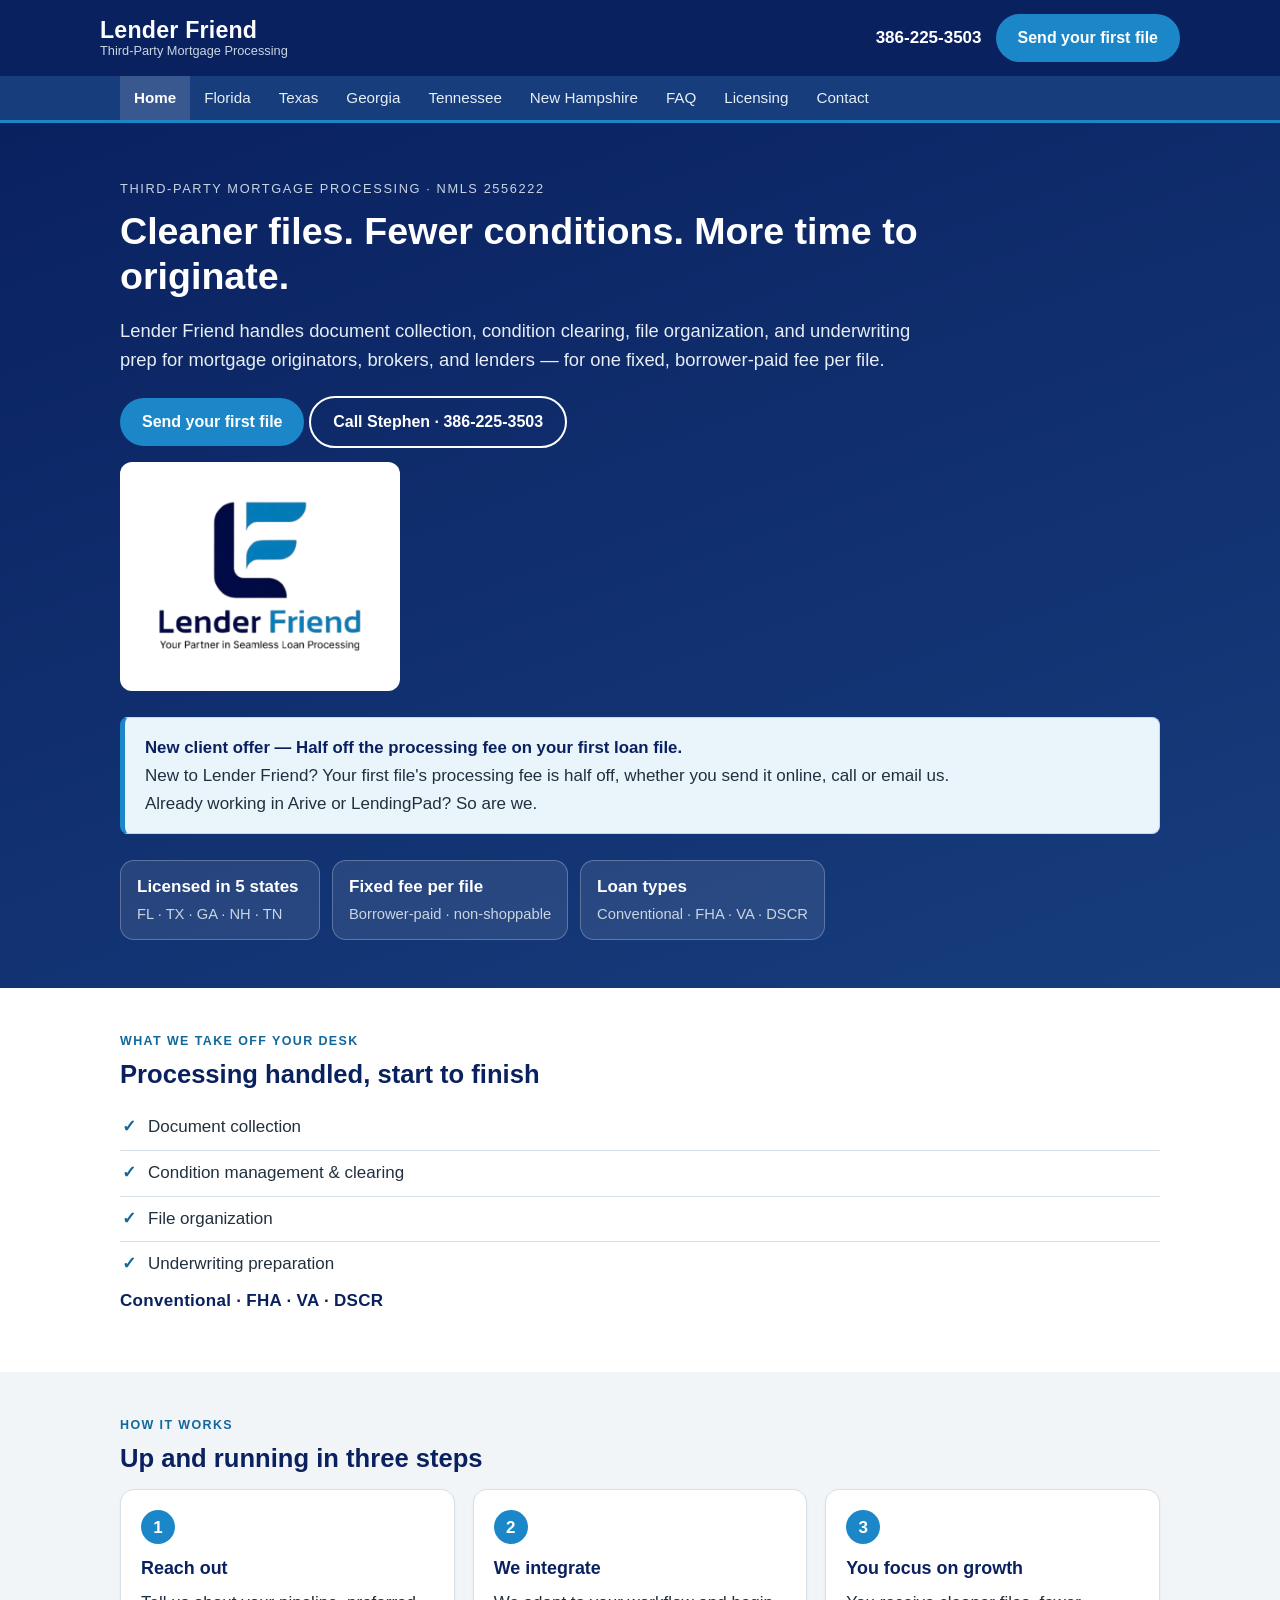
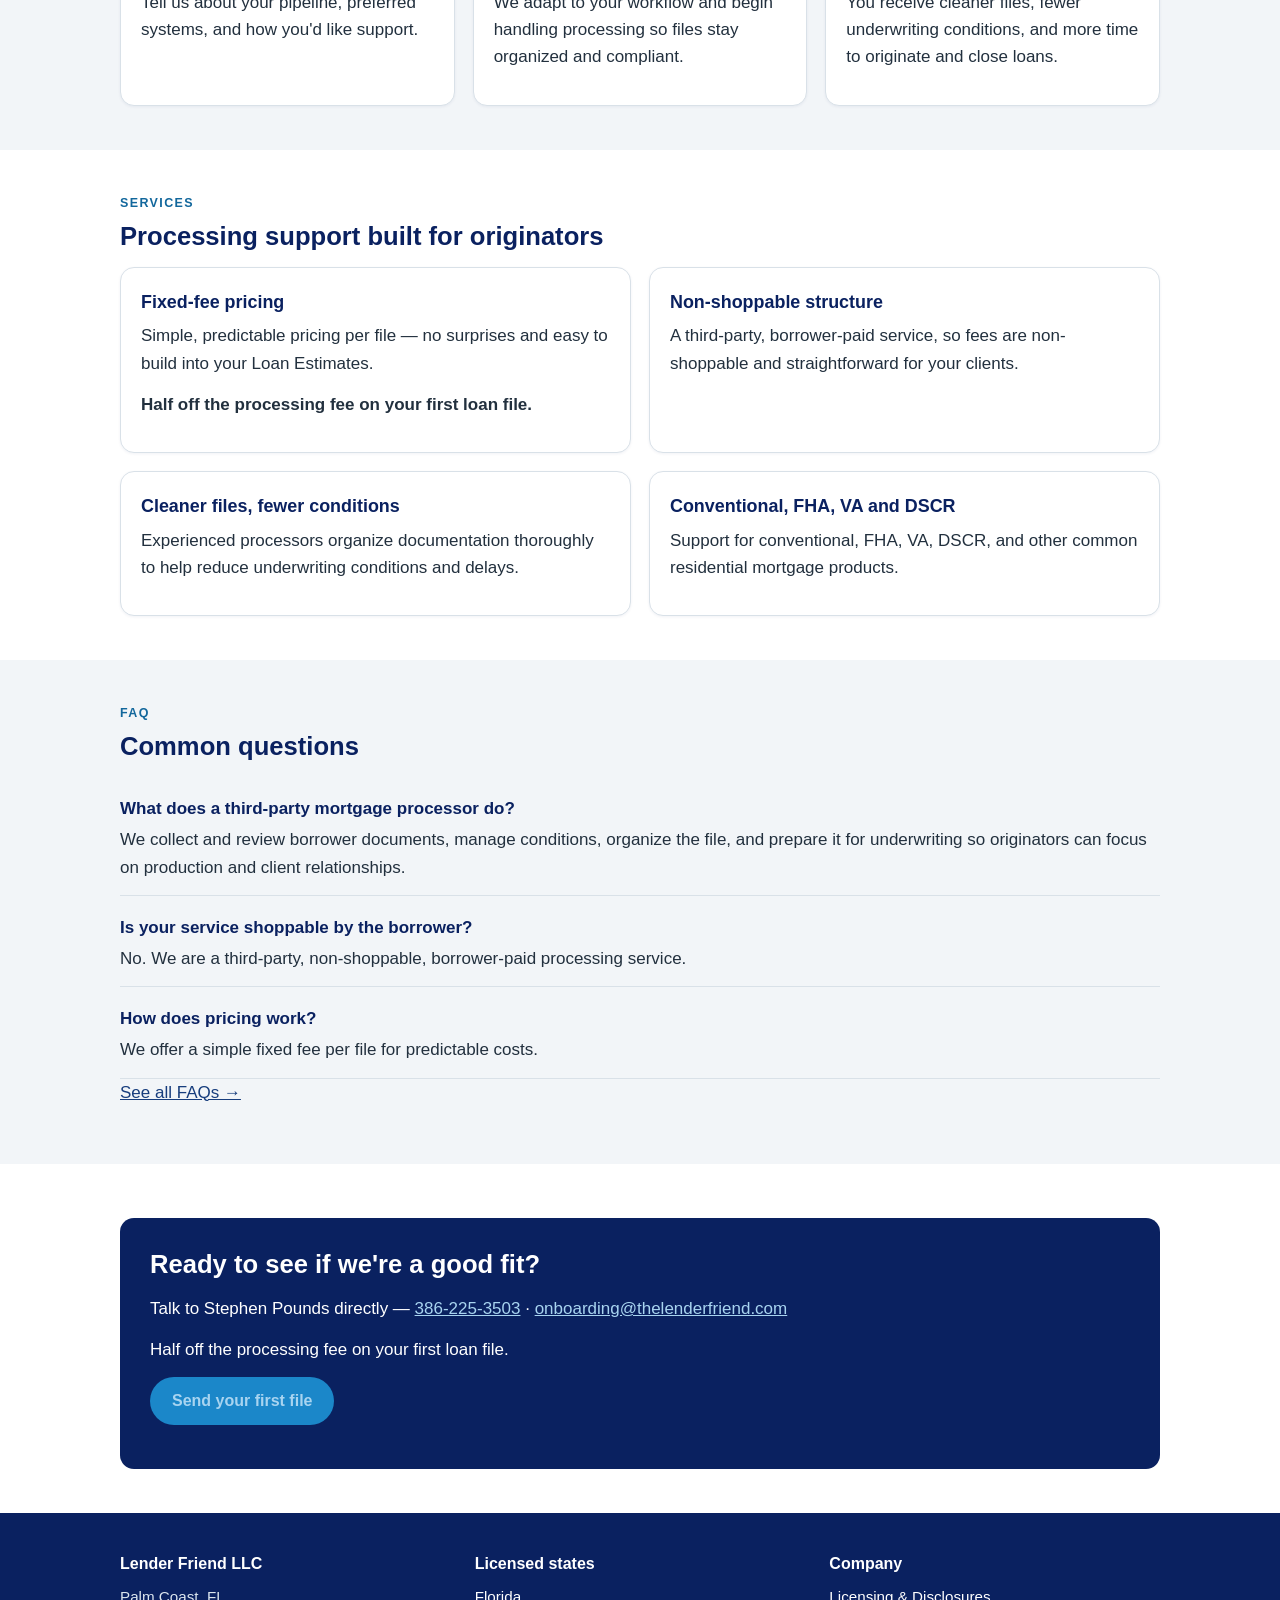
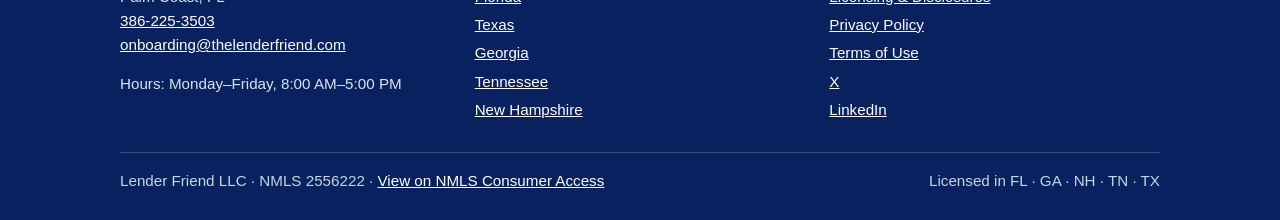
<file: index.html>
<!DOCTYPE html>
<html lang="en">
<head>
<meta charset="utf-8">
<meta name="viewport" content="width=device-width, initial-scale=1">
<title>Third-Party Mortgage Processing for Loan Originators</title>
<meta name="description" content="Lender Friend provides third-party mortgage processing — document collection, condition clearing, file organization, and underwriting prep — for one fixed, borrower-paid fee per file. Licensed in FL, TX, GA, NH, and TN.">
<link rel="stylesheet" href="assets/style.css?v=4">
<script type="application/ld+json">
{
  "@context": "https://schema.org",
  "@graph": [
    {
      "@type": "ProfessionalService",
      "@id": "https://thelenderfriend.com/#organization",
      "name": "Lender Friend",
      "legalName": "Lender Friend LLC",
      "url": "https://thelenderfriend.com/",
      "slogan": "Your Partner in Seamless Loan Processing",
      "description": "Lender Friend LLC is a third-party mortgage loan processing company. It handles document collection, condition clearing, file organization, and underwriting preparation for mortgage originators, brokers, and lenders, for one fixed, borrower-paid, non-shoppable fee per file.",
      "telephone": "+1-386-225-3503",
      "email": "onboarding@thelenderfriend.com",
      "priceRange": "Fixed fee per file",
      "identifier": {
        "@type": "PropertyValue",
        "name": "NMLS",
        "value": "2556222"
      },
      "address": {
        "@type": "PostalAddress",
        "addressLocality": "Palm Coast",
        "addressRegion": "FL",
        "addressCountry": "US"
      },
      "openingHoursSpecification": {
        "@type": "OpeningHoursSpecification",
        "dayOfWeek": [
          "Monday",
          "Tuesday",
          "Wednesday",
          "Thursday",
          "Friday"
        ],
        "opens": "08:00",
        "closes": "17:00"
      },
      "areaServed": [
        {
          "@type": "State",
          "name": "Florida"
        },
        {
          "@type": "State",
          "name": "Georgia"
        },
        {
          "@type": "State",
          "name": "New Hampshire"
        },
        {
          "@type": "State",
          "name": "Tennessee"
        },
        {
          "@type": "State",
          "name": "Texas"
        }
      ],
      "knowsAbout": [
        "Mortgage loan processing",
        "Conventional loans",
        "FHA loans",
        "VA loans",
        "DSCR loans",
        "Underwriting preparation",
        "Arive",
        "LendingPad"
      ],
      "founder": {
        "@type": "Person",
        "name": "Stephen Pounds"
      },
      "contactPoint": {
        "@type": "ContactPoint",
        "telephone": "+1-386-225-3503",
        "email": "onboarding@thelenderfriend.com",
        "contactType": "sales"
      },
      "sameAs": [
        "https://x.com/TheLenderFriend",
        "https://www.linkedin.com/company/thelenderfriend"
      ]
    },
    {
      "@type": "WebSite",
      "@id": "https://thelenderfriend.com/#website",
      "url": "https://thelenderfriend.com/",
      "name": "Lender Friend",
      "publisher": {
        "@id": "https://thelenderfriend.com/#organization"
      }
    }
  ]
}
</script>
</head>
<body>
<header class="site-header">
  <div class="wrap header-inner">
    <a class="wordmark" href="./">
      <span class="name">Lender Friend</span>
      <span class="tag">Third-Party Mortgage Processing</span>
    </a>
    <div class="header-cta">
      <a class="phone" href="tel:+13862253503">386-225-3503</a>
      <a class="btn" href="contact/">Send your first file</a>
    </div>
  </div>
  <nav class="main-nav" aria-label="Main">
    <div class="wrap">
      <ul>
        <li><a href="./" aria-current="page">Home</a></li>
        <li><a href="florida-mortgage-processor/">Florida</a></li>
        <li><a href="texas-mortgage-processor/">Texas</a></li>
        <li><a href="georgia-mortgage-processor/">Georgia</a></li>
        <li><a href="tennessee/">Tennessee</a></li>
        <li><a href="new-hampshire/">New Hampshire</a></li>
        <li><a href="faq-ready/">FAQ</a></li>
        <li><a href="licensing/">Licensing</a></li>
        <li><a href="contact/">Contact</a></li>
      </ul>
    </div>
  </nav>
</header>

<main>
  <div class="hero">
    <div class="wrap">
      <p class="eyebrow">Third-party mortgage processing · NMLS 2556222</p>
      <h1>Cleaner files. Fewer conditions. More time to originate.</h1>
      <p class="lede">Lender Friend handles document collection, condition clearing, file organization, and underwriting prep for mortgage originators, brokers, and lenders — for one fixed, borrower-paid fee per file.</p>
      <p>
        <a class="btn" href="contact/">Send your first file</a>
        <a class="btn secondary" href="tel:+13862253503">Call Stephen · 386-225-3503</a>
      </p>

      <img class="hero-logo" src="[data-uri]" alt="Lender Friend logo" width="550" height="454">
      <div class="offer-banner">
        <p><span class="offer-title">New client offer — Half off the processing fee on your first loan file.</span></p>
        <p>New to Lender Friend? Your first file's processing fee is half off, whether you send it online, call or email us.</p>
        <p>Already working in Arive or LendingPad? So are we.</p>
      </div>

      <div class="badges">
        <div class="badge"><strong>Licensed in 5 states</strong><span>FL · TX · GA · NH · TN</span></div>
        <div class="badge"><strong>Fixed fee per file</strong><span>Borrower-paid · non-shoppable</span></div>
        <div class="badge"><strong>Loan types</strong><span>Conventional · FHA · VA · DSCR</span></div>
      </div>
    </div>
  </div>

  <section class="block">
    <div class="wrap">
      <p class="kicker">What we take off your desk</p>
      <h2>Processing handled, start to finish</h2>
      <ul class="checks">
        <li>Document collection</li>
        <li>Condition management &amp; clearing</li>
        <li>File organization</li>
        <li>Underwriting preparation</li>
      </ul>
      <p class="loan-types">Conventional · FHA · VA · DSCR</p>
    </div>
  </section>

  <section class="block alt">
    <div class="wrap">
      <p class="kicker">How it works</p>
      <h2>Up and running in three steps</h2>
      <div class="grid cols-3 steps">
        <div class="step">
          <span class="num">1</span>
          <h3>Reach out</h3>
          <p>Tell us about your pipeline, preferred systems, and how you'd like support.</p>
        </div>
        <div class="step">
          <span class="num">2</span>
          <h3>We integrate</h3>
          <p>We adapt to your workflow and begin handling processing so files stay organized and compliant.</p>
        </div>
        <div class="step">
          <span class="num">3</span>
          <h3>You focus on growth</h3>
          <p>You receive cleaner files, fewer underwriting conditions, and more time to originate and close loans.</p>
        </div>
      </div>
    </div>
  </section>

  <section class="block">
    <div class="wrap">
      <p class="kicker">Services</p>
      <h2>Processing support built for originators</h2>
      <div class="grid cols-2">
        <div class="card">
          <h3>Fixed-fee pricing</h3>
          <p>Simple, predictable pricing per file — no surprises and easy to build into your Loan Estimates.</p>
          <p><strong>Half off the processing fee on your first loan file.</strong></p>
        </div>
        <div class="card">
          <h3>Non-shoppable structure</h3>
          <p>A third-party, borrower-paid service, so fees are non-shoppable and straightforward for your clients.</p>
        </div>
        <div class="card">
          <h3>Cleaner files, fewer conditions</h3>
          <p>Experienced processors organize documentation thoroughly to help reduce underwriting conditions and delays.</p>
        </div>
        <div class="card">
          <h3>Conventional, FHA, VA and DSCR</h3>
          <p>Support for conventional, FHA, VA, DSCR, and other common residential mortgage products.</p>
        </div>
      </div>
    </div>
  </section>

  <section class="block alt">
    <div class="wrap">
      <p class="kicker">FAQ</p>
      <h2>Common questions</h2>
      <div class="faq-item">
        <p class="q">What does a third-party mortgage processor do?</p>
        <p>We collect and review borrower documents, manage conditions, organize the file, and prepare it for underwriting so originators can focus on production and client relationships.</p>
      </div>
      <div class="faq-item">
        <p class="q">Is your service shoppable by the borrower?</p>
        <p>No. We are a third-party, non-shoppable, borrower-paid processing service.</p>
      </div>
      <div class="faq-item">
        <p class="q">How does pricing work?</p>
        <p>We offer a simple fixed fee per file for predictable costs.</p>
      </div>
      <p><a href="faq-ready/">See all FAQs →</a></p>
    </div>
  </section>

  <section class="block">
    <div class="wrap">
      <div class="cta-band">
        <h2>Ready to see if we're a good fit?</h2>
        <p>Talk to Stephen Pounds directly — <a href="tel:+13862253503">386-225-3503</a> · <a href="mailto:onboarding@thelenderfriend.com">onboarding@thelenderfriend.com</a></p>
        <p>Half off the processing fee on your first loan file.</p>
        <p><a class="btn" href="contact/">Send your first file</a></p>
      </div>
    </div>
  </section>
</main>

<footer class="site-footer">
  <div class="wrap">
    <div class="footer-grid">
      <div>
        <h3>Lender Friend LLC</h3>
        <p>Palm Coast, FL<br>
        <a href="tel:+13862253503">386-225-3503</a><br>
        <a href="mailto:onboarding@thelenderfriend.com">onboarding@thelenderfriend.com</a></p>
        <p>Hours: Monday–Friday, 8:00 AM–5:00 PM</p>
      </div>
      <div>
        <h3>Licensed states</h3>
        <ul>
          <li><a href="florida-mortgage-processor/">Florida</a></li>
          <li><a href="texas-mortgage-processor/">Texas</a></li>
          <li><a href="georgia-mortgage-processor/">Georgia</a></li>
          <li><a href="tennessee/">Tennessee</a></li>
          <li><a href="new-hampshire/">New Hampshire</a></li>
        </ul>
      </div>
      <div>
        <h3>Company</h3>
        <ul>
          <li><a href="licensing/">Licensing &amp; Disclosures</a></li>
          <li><a href="privacy/">Privacy Policy</a></li>
          <li><a href="terms/">Terms of Use</a></li>
          <li><a href="https://x.com/TheLenderFriend" rel="noopener">X</a></li>
          <li><a href="https://www.linkedin.com/company/thelenderfriend" rel="noopener">LinkedIn</a></li>
        </ul>
      </div>
    </div>
    <div class="footer-bottom">
      <span>Lender Friend LLC · NMLS 2556222 · <a href="https://www.nmlsconsumeraccess.org" rel="noopener">View on NMLS Consumer Access</a></span>
      <span>Licensed in FL · GA · NH · TN · TX</span>
    </div>
  </div>
</footer>
</body>
</html>
</file>
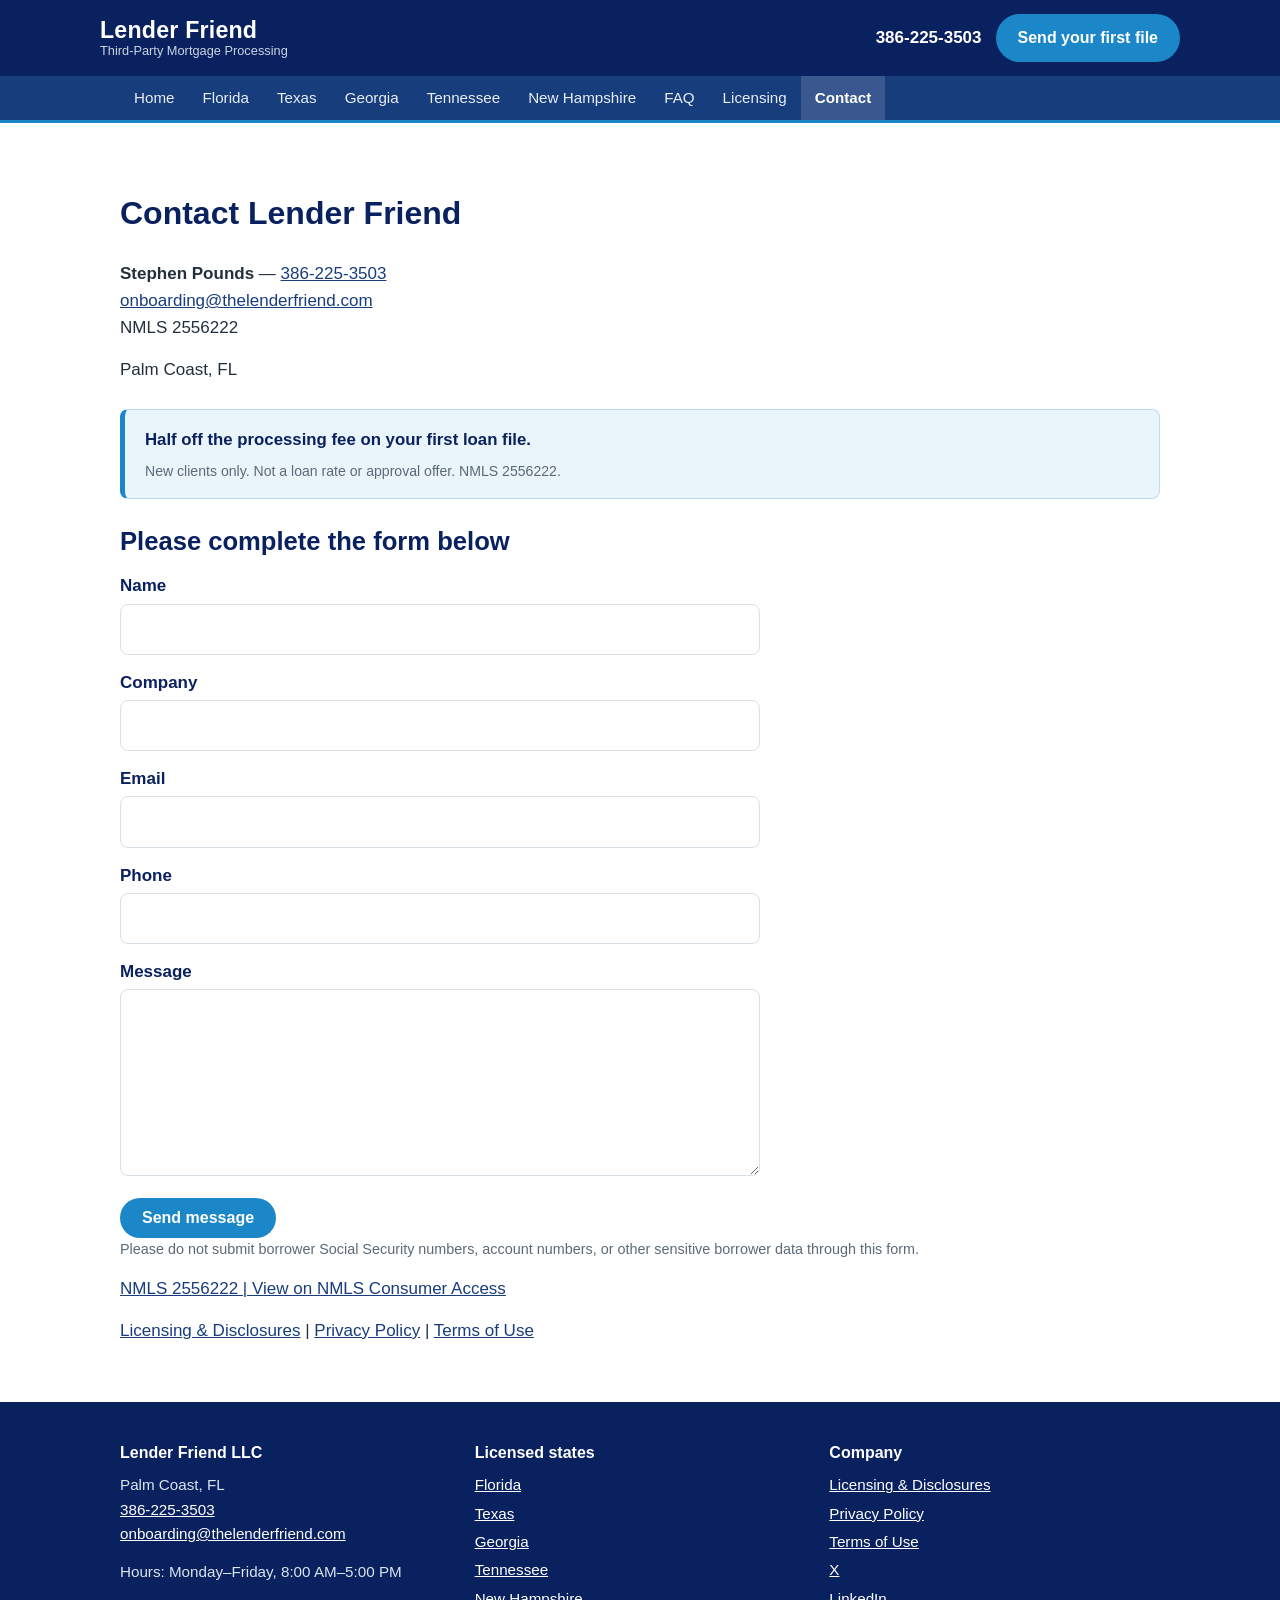
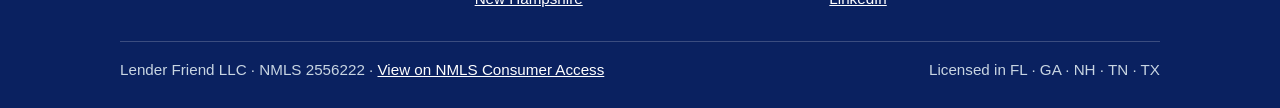
<file: contact/index.html>
<!DOCTYPE html>
<html lang="en">
<head>
<meta charset="utf-8">
<meta name="viewport" content="width=device-width, initial-scale=1">
<title>Contact Lender Friend | Lender Friend</title>
<meta name="description" content="Contact Lender Friend LLC in Palm Coast, FL — Stephen Pounds, 386-225-3503, onboarding@thelenderfriend.com. Half off the processing fee on your first loan file for new clients.">
<link rel="stylesheet" href="../assets/style.css?v=4">
<script type="application/ld+json">
{
  "@context": "https://schema.org",
  "@graph": [
    {
      "@type": "ProfessionalService",
      "@id": "https://thelenderfriend.com/#organization",
      "name": "Lender Friend",
      "legalName": "Lender Friend LLC",
      "url": "https://thelenderfriend.com/",
      "slogan": "Your Partner in Seamless Loan Processing",
      "description": "Lender Friend LLC is a third-party mortgage loan processing company. It handles document collection, condition clearing, file organization, and underwriting preparation for mortgage originators, brokers, and lenders, for one fixed, borrower-paid, non-shoppable fee per file.",
      "telephone": "+1-386-225-3503",
      "email": "onboarding@thelenderfriend.com",
      "priceRange": "Fixed fee per file",
      "identifier": {
        "@type": "PropertyValue",
        "name": "NMLS",
        "value": "2556222"
      },
      "address": {
        "@type": "PostalAddress",
        "addressLocality": "Palm Coast",
        "addressRegion": "FL",
        "addressCountry": "US"
      },
      "openingHoursSpecification": {
        "@type": "OpeningHoursSpecification",
        "dayOfWeek": [
          "Monday",
          "Tuesday",
          "Wednesday",
          "Thursday",
          "Friday"
        ],
        "opens": "08:00",
        "closes": "17:00"
      },
      "areaServed": [
        {
          "@type": "State",
          "name": "Florida"
        },
        {
          "@type": "State",
          "name": "Georgia"
        },
        {
          "@type": "State",
          "name": "New Hampshire"
        },
        {
          "@type": "State",
          "name": "Tennessee"
        },
        {
          "@type": "State",
          "name": "Texas"
        }
      ],
      "knowsAbout": [
        "Mortgage loan processing",
        "Conventional loans",
        "FHA loans",
        "VA loans",
        "DSCR loans",
        "Underwriting preparation",
        "Arive",
        "LendingPad"
      ],
      "founder": {
        "@type": "Person",
        "name": "Stephen Pounds"
      },
      "contactPoint": {
        "@type": "ContactPoint",
        "telephone": "+1-386-225-3503",
        "email": "onboarding@thelenderfriend.com",
        "contactType": "sales"
      },
      "sameAs": [
        "https://x.com/TheLenderFriend",
        "https://www.linkedin.com/company/thelenderfriend"
      ]
    },
    {
      "@type": "WebSite",
      "@id": "https://thelenderfriend.com/#website",
      "url": "https://thelenderfriend.com/",
      "name": "Lender Friend",
      "publisher": {
        "@id": "https://thelenderfriend.com/#organization"
      }
    }
  ]
}
</script>
</head>
<body>
<header class="site-header">
  <div class="wrap header-inner">
    <a class="wordmark" href="../">
      <span class="name">Lender Friend</span>
      <span class="tag">Third-Party Mortgage Processing</span>
    </a>
    <div class="header-cta">
      <a class="phone" href="tel:+13862253503">386-225-3503</a>
      <a class="btn" href="../contact/">Send your first file</a>
    </div>
  </div>
  <nav class="main-nav" aria-label="Main">
    <div class="wrap">
      <ul>
        <li><a href="../">Home</a></li>
        <li><a href="../florida-mortgage-processor/">Florida</a></li>
        <li><a href="../texas-mortgage-processor/">Texas</a></li>
        <li><a href="../georgia-mortgage-processor/">Georgia</a></li>
        <li><a href="../tennessee/">Tennessee</a></li>
        <li><a href="../new-hampshire/">New Hampshire</a></li>
        <li><a href="../faq-ready/">FAQ</a></li>
        <li><a href="../licensing/">Licensing</a></li>
        <li><a href="../contact/" aria-current="page">Contact</a></li>
      </ul>
    </div>
  </nav>
</header>

<main class="wrap">
  <section class="block">
    <h1>Contact Lender Friend</h1>
    <p><strong>Stephen Pounds</strong> — <a href="tel:+13862253503">386-225-3503</a><br>
    <a href="mailto:onboarding@thelenderfriend.com">onboarding@thelenderfriend.com</a><br>
    NMLS 2556222</p>
    <p>Palm Coast, FL</p>

    <div class="offer-banner">
      <p><span class="offer-title">Half off the processing fee on your first loan file.</span></p>
      <p class="fineprint">New clients only. Not a loan rate or approval offer. NMLS 2556222.</p>
    </div>

    <h2>Please complete the form below</h2>
    <form class="contact" action="https://formsubmit.co/onboarding@thelenderfriend.com" method="post">
      <input type="hidden" name="_subject" value="New contact form submission — thelenderfriend.com">
      <input type="hidden" name="_template" value="table">
      <input type="hidden" name="_next" value="https://stephenpounds77-hub.github.io/lenderfriend/">
      <input type="text" name="_honey" style="display:none" tabindex="-1" autocomplete="off">
      <div>
        <label for="cf-name">Name</label>
        <input id="cf-name" name="name" type="text" autocomplete="name" required>
      </div>
      <div>
        <label for="cf-company">Company</label>
        <input id="cf-company" name="company" type="text" autocomplete="organization">
      </div>
      <div>
        <label for="cf-email">Email</label>
        <input id="cf-email" name="email" type="email" autocomplete="email" required>
      </div>
      <div>
        <label for="cf-phone">Phone</label>
        <input id="cf-phone" name="phone" type="tel" autocomplete="tel">
      </div>
      <div>
        <label for="cf-message">Message</label>
        <textarea id="cf-message" name="message" rows="6" required></textarea>
      </div>
      <div>
        <button class="btn" type="submit">Send message</button>
      </div>
    </form>
    <p class="form-note">Please do not submit borrower Social Security numbers, account numbers, or other sensitive borrower data through this form.</p>

    <p><a href="https://www.nmlsconsumeraccess.org" rel="noopener">NMLS 2556222 | View on NMLS Consumer Access</a></p>
    <p><a href="../licensing/">Licensing &amp; Disclosures</a> | <a href="../privacy/">Privacy Policy</a> | <a href="../terms/">Terms of Use</a></p>
  </section>
</main>

<footer class="site-footer">
  <div class="wrap">
    <div class="footer-grid">
      <div>
        <h3>Lender Friend LLC</h3>
        <p>Palm Coast, FL<br>
        <a href="tel:+13862253503">386-225-3503</a><br>
        <a href="mailto:onboarding@thelenderfriend.com">onboarding@thelenderfriend.com</a></p>
        <p>Hours: Monday–Friday, 8:00 AM–5:00 PM</p>
      </div>
      <div>
        <h3>Licensed states</h3>
        <ul>
          <li><a href="../florida-mortgage-processor/">Florida</a></li>
          <li><a href="../texas-mortgage-processor/">Texas</a></li>
          <li><a href="../georgia-mortgage-processor/">Georgia</a></li>
          <li><a href="../tennessee/">Tennessee</a></li>
          <li><a href="../new-hampshire/">New Hampshire</a></li>
        </ul>
      </div>
      <div>
        <h3>Company</h3>
        <ul>
          <li><a href="../licensing/">Licensing &amp; Disclosures</a></li>
          <li><a href="../privacy/">Privacy Policy</a></li>
          <li><a href="../terms/">Terms of Use</a></li>
          <li><a href="https://x.com/TheLenderFriend" rel="noopener">X</a></li>
          <li><a href="https://www.linkedin.com/company/thelenderfriend" rel="noopener">LinkedIn</a></li>
        </ul>
      </div>
    </div>
    <div class="footer-bottom">
      <span>Lender Friend LLC · NMLS 2556222 · <a href="https://www.nmlsconsumeraccess.org" rel="noopener">View on NMLS Consumer Access</a></span>
      <span>Licensed in FL · GA · NH · TN · TX</span>
    </div>
  </div>
</footer>
</body>
</html>
</file>
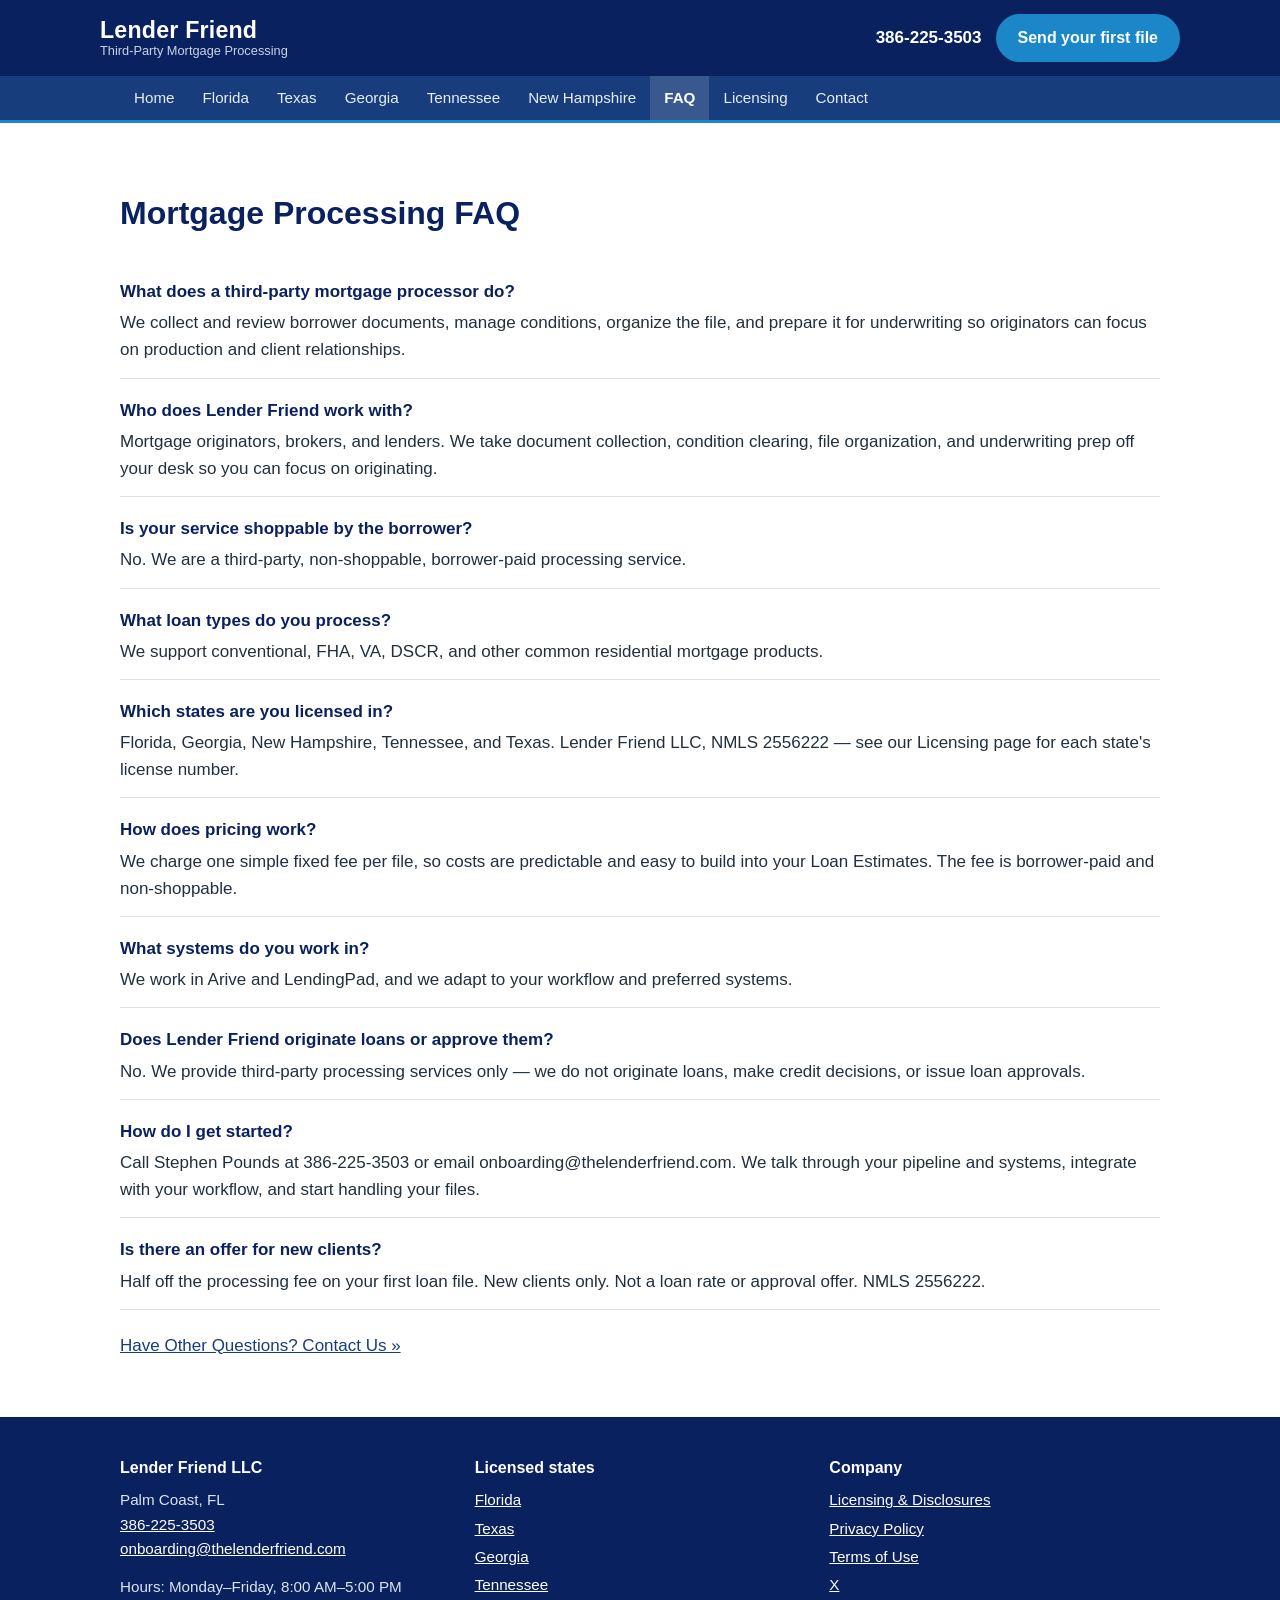
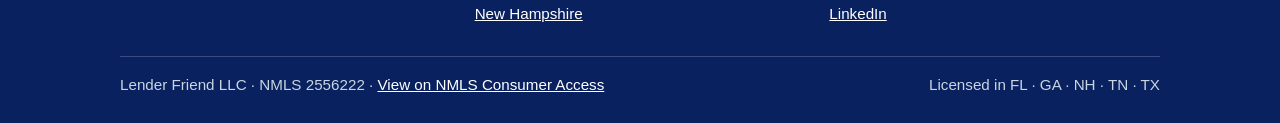
<file: faq-ready/index.html>
<!DOCTYPE html>
<html lang="en">
<head>
<meta charset="utf-8">
<meta name="viewport" content="width=device-width, initial-scale=1">
<title>Mortgage Processing FAQ | Lender Friend</title>
<meta name="description" content="Answers about Lender Friend's third-party mortgage processing: what a processor does, non-shoppable borrower-paid fees, loan types, fixed-fee pricing, and the new-client offer.">
<link rel="stylesheet" href="../assets/style.css?v=4">
<script type="application/ld+json">
{
  "@context": "https://schema.org",
  "@type": "FAQPage",
  "mainEntity": [
    {
      "@type": "Question",
      "name": "What does a third-party mortgage processor do?",
      "acceptedAnswer": {
        "@type": "Answer",
        "text": "We collect and review borrower documents, manage conditions, organize the file, and prepare it for underwriting so originators can focus on production and client relationships."
      }
    },
    {
      "@type": "Question",
      "name": "Who does Lender Friend work with?",
      "acceptedAnswer": {
        "@type": "Answer",
        "text": "Mortgage originators, brokers, and lenders. We take document collection, condition clearing, file organization, and underwriting prep off your desk so you can focus on originating."
      }
    },
    {
      "@type": "Question",
      "name": "Is your service shoppable by the borrower?",
      "acceptedAnswer": {
        "@type": "Answer",
        "text": "No. We are a third-party, non-shoppable, borrower-paid processing service."
      }
    },
    {
      "@type": "Question",
      "name": "What loan types do you process?",
      "acceptedAnswer": {
        "@type": "Answer",
        "text": "We support conventional, FHA, VA, DSCR, and other common residential mortgage products."
      }
    },
    {
      "@type": "Question",
      "name": "Which states are you licensed in?",
      "acceptedAnswer": {
        "@type": "Answer",
        "text": "Florida, Georgia, New Hampshire, Tennessee, and Texas. Lender Friend LLC, NMLS 2556222 — see our Licensing page for each state's license number."
      }
    },
    {
      "@type": "Question",
      "name": "How does pricing work?",
      "acceptedAnswer": {
        "@type": "Answer",
        "text": "We charge one simple fixed fee per file, so costs are predictable and easy to build into your Loan Estimates. The fee is borrower-paid and non-shoppable."
      }
    },
    {
      "@type": "Question",
      "name": "What systems do you work in?",
      "acceptedAnswer": {
        "@type": "Answer",
        "text": "We work in Arive and LendingPad, and we adapt to your workflow and preferred systems."
      }
    },
    {
      "@type": "Question",
      "name": "Does Lender Friend originate loans or approve them?",
      "acceptedAnswer": {
        "@type": "Answer",
        "text": "No. We provide third-party processing services only — we do not originate loans, make credit decisions, or issue loan approvals."
      }
    },
    {
      "@type": "Question",
      "name": "How do I get started?",
      "acceptedAnswer": {
        "@type": "Answer",
        "text": "Call Stephen Pounds at 386-225-3503 or email onboarding@thelenderfriend.com. We talk through your pipeline and systems, integrate with your workflow, and start handling your files."
      }
    },
    {
      "@type": "Question",
      "name": "Is there an offer for new clients?",
      "acceptedAnswer": {
        "@type": "Answer",
        "text": "Half off the processing fee on your first loan file. New clients only. Not a loan rate or approval offer. NMLS 2556222."
      }
    }
  ]
}
</script>
</head>
<body>
<header class="site-header">
  <div class="wrap header-inner">
    <a class="wordmark" href="../">
      <span class="name">Lender Friend</span>
      <span class="tag">Third-Party Mortgage Processing</span>
    </a>
    <div class="header-cta">
      <a class="phone" href="tel:+13862253503">386-225-3503</a>
      <a class="btn" href="../contact/">Send your first file</a>
    </div>
  </div>
  <nav class="main-nav" aria-label="Main">
    <div class="wrap">
      <ul>
        <li><a href="../">Home</a></li>
        <li><a href="../florida-mortgage-processor/">Florida</a></li>
        <li><a href="../texas-mortgage-processor/">Texas</a></li>
        <li><a href="../georgia-mortgage-processor/">Georgia</a></li>
        <li><a href="../tennessee/">Tennessee</a></li>
        <li><a href="../new-hampshire/">New Hampshire</a></li>
        <li><a href="../faq-ready/" aria-current="page">FAQ</a></li>
        <li><a href="../licensing/">Licensing</a></li>
        <li><a href="../contact/">Contact</a></li>
      </ul>
    </div>
  </nav>
</header>

<main class="wrap">
  <section class="block">
    <h1>Mortgage Processing FAQ</h1>

    <div class="faq-item">
      <p class="q">What does a third-party mortgage processor do?</p>
      <p>We collect and review borrower documents, manage conditions, organize the file, and prepare it for underwriting so originators can focus on production and client relationships.</p>
    </div>
    <div class="faq-item">
      <p class="q">Who does Lender Friend work with?</p>
      <p>Mortgage originators, brokers, and lenders. We take document collection, condition clearing, file organization, and underwriting prep off your desk so you can focus on originating.</p>
    </div>
    <div class="faq-item">
      <p class="q">Is your service shoppable by the borrower?</p>
      <p>No. We are a third-party, non-shoppable, borrower-paid processing service.</p>
    </div>
    <div class="faq-item">
      <p class="q">What loan types do you process?</p>
      <p>We support conventional, FHA, VA, DSCR, and other common residential mortgage products.</p>
    </div>
    <div class="faq-item">
      <p class="q">Which states are you licensed in?</p>
      <p>Florida, Georgia, New Hampshire, Tennessee, and Texas. Lender Friend LLC, NMLS 2556222 — see our Licensing page for each state's license number.</p>
    </div>
    <div class="faq-item">
      <p class="q">How does pricing work?</p>
      <p>We charge one simple fixed fee per file, so costs are predictable and easy to build into your Loan Estimates. The fee is borrower-paid and non-shoppable.</p>
    </div>
    <div class="faq-item">
      <p class="q">What systems do you work in?</p>
      <p>We work in Arive and LendingPad, and we adapt to your workflow and preferred systems.</p>
    </div>
    <div class="faq-item">
      <p class="q">Does Lender Friend originate loans or approve them?</p>
      <p>No. We provide third-party processing services only — we do not originate loans, make credit decisions, or issue loan approvals.</p>
    </div>
    <div class="faq-item">
      <p class="q">How do I get started?</p>
      <p>Call Stephen Pounds at 386-225-3503 or email onboarding@thelenderfriend.com. We talk through your pipeline and systems, integrate with your workflow, and start handling your files.</p>
    </div>
    <div class="faq-item">
      <p class="q">Is there an offer for new clients?</p>
      <p>Half off the processing fee on your first loan file. New clients only. Not a loan rate or approval offer. NMLS 2556222.</p>
    </div>

    <p style="margin-top:22px"><a href="../contact/">Have Other Questions? Contact Us »</a></p>
  </section>
</main>

<footer class="site-footer">
  <div class="wrap">
    <div class="footer-grid">
      <div>
        <h3>Lender Friend LLC</h3>
        <p>Palm Coast, FL<br>
        <a href="tel:+13862253503">386-225-3503</a><br>
        <a href="mailto:onboarding@thelenderfriend.com">onboarding@thelenderfriend.com</a></p>
        <p>Hours: Monday–Friday, 8:00 AM–5:00 PM</p>
      </div>
      <div>
        <h3>Licensed states</h3>
        <ul>
          <li><a href="../florida-mortgage-processor/">Florida</a></li>
          <li><a href="../texas-mortgage-processor/">Texas</a></li>
          <li><a href="../georgia-mortgage-processor/">Georgia</a></li>
          <li><a href="../tennessee/">Tennessee</a></li>
          <li><a href="../new-hampshire/">New Hampshire</a></li>
        </ul>
      </div>
      <div>
        <h3>Company</h3>
        <ul>
          <li><a href="../licensing/">Licensing &amp; Disclosures</a></li>
          <li><a href="../privacy/">Privacy Policy</a></li>
          <li><a href="../terms/">Terms of Use</a></li>
          <li><a href="https://x.com/TheLenderFriend" rel="noopener">X</a></li>
          <li><a href="https://www.linkedin.com/company/thelenderfriend" rel="noopener">LinkedIn</a></li>
        </ul>
      </div>
    </div>
    <div class="footer-bottom">
      <span>Lender Friend LLC · NMLS 2556222 · <a href="https://www.nmlsconsumeraccess.org" rel="noopener">View on NMLS Consumer Access</a></span>
      <span>Licensed in FL · GA · NH · TN · TX</span>
    </div>
  </div>
</footer>
</body>
</html>
</file>
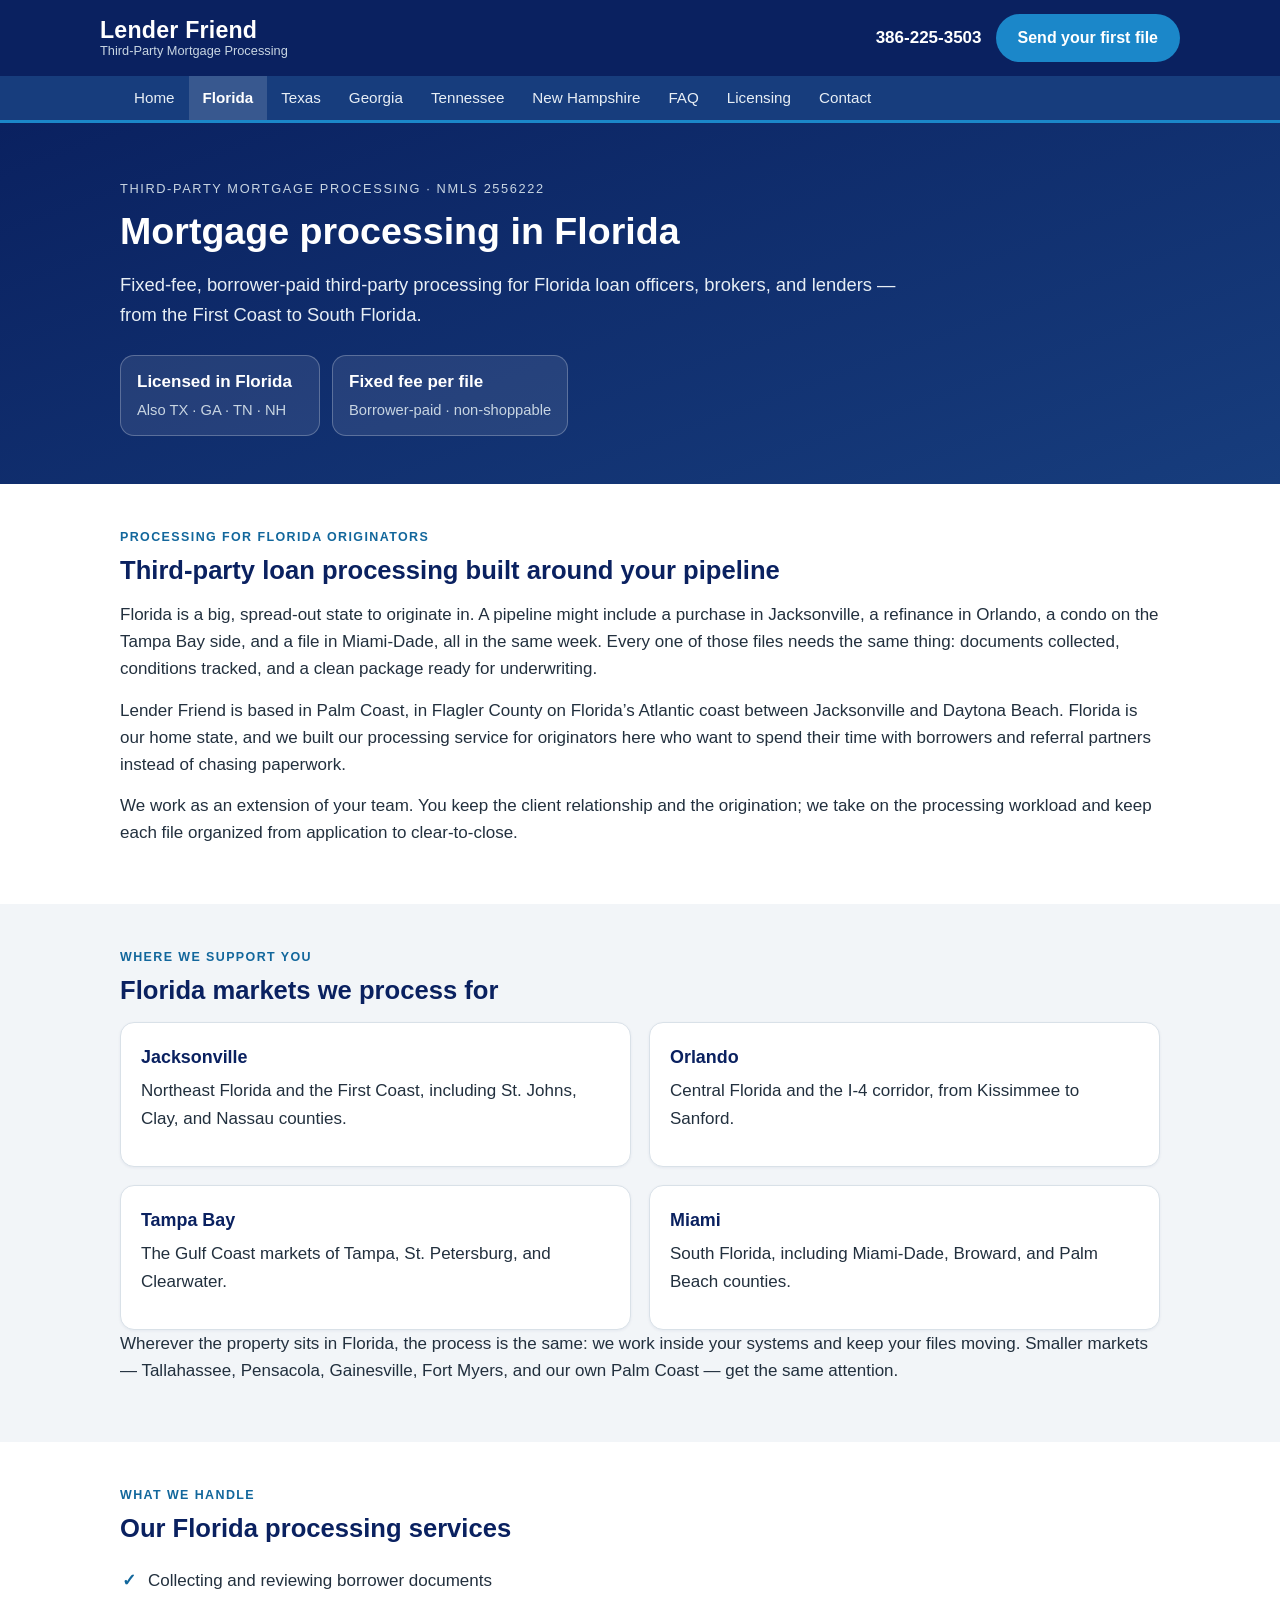
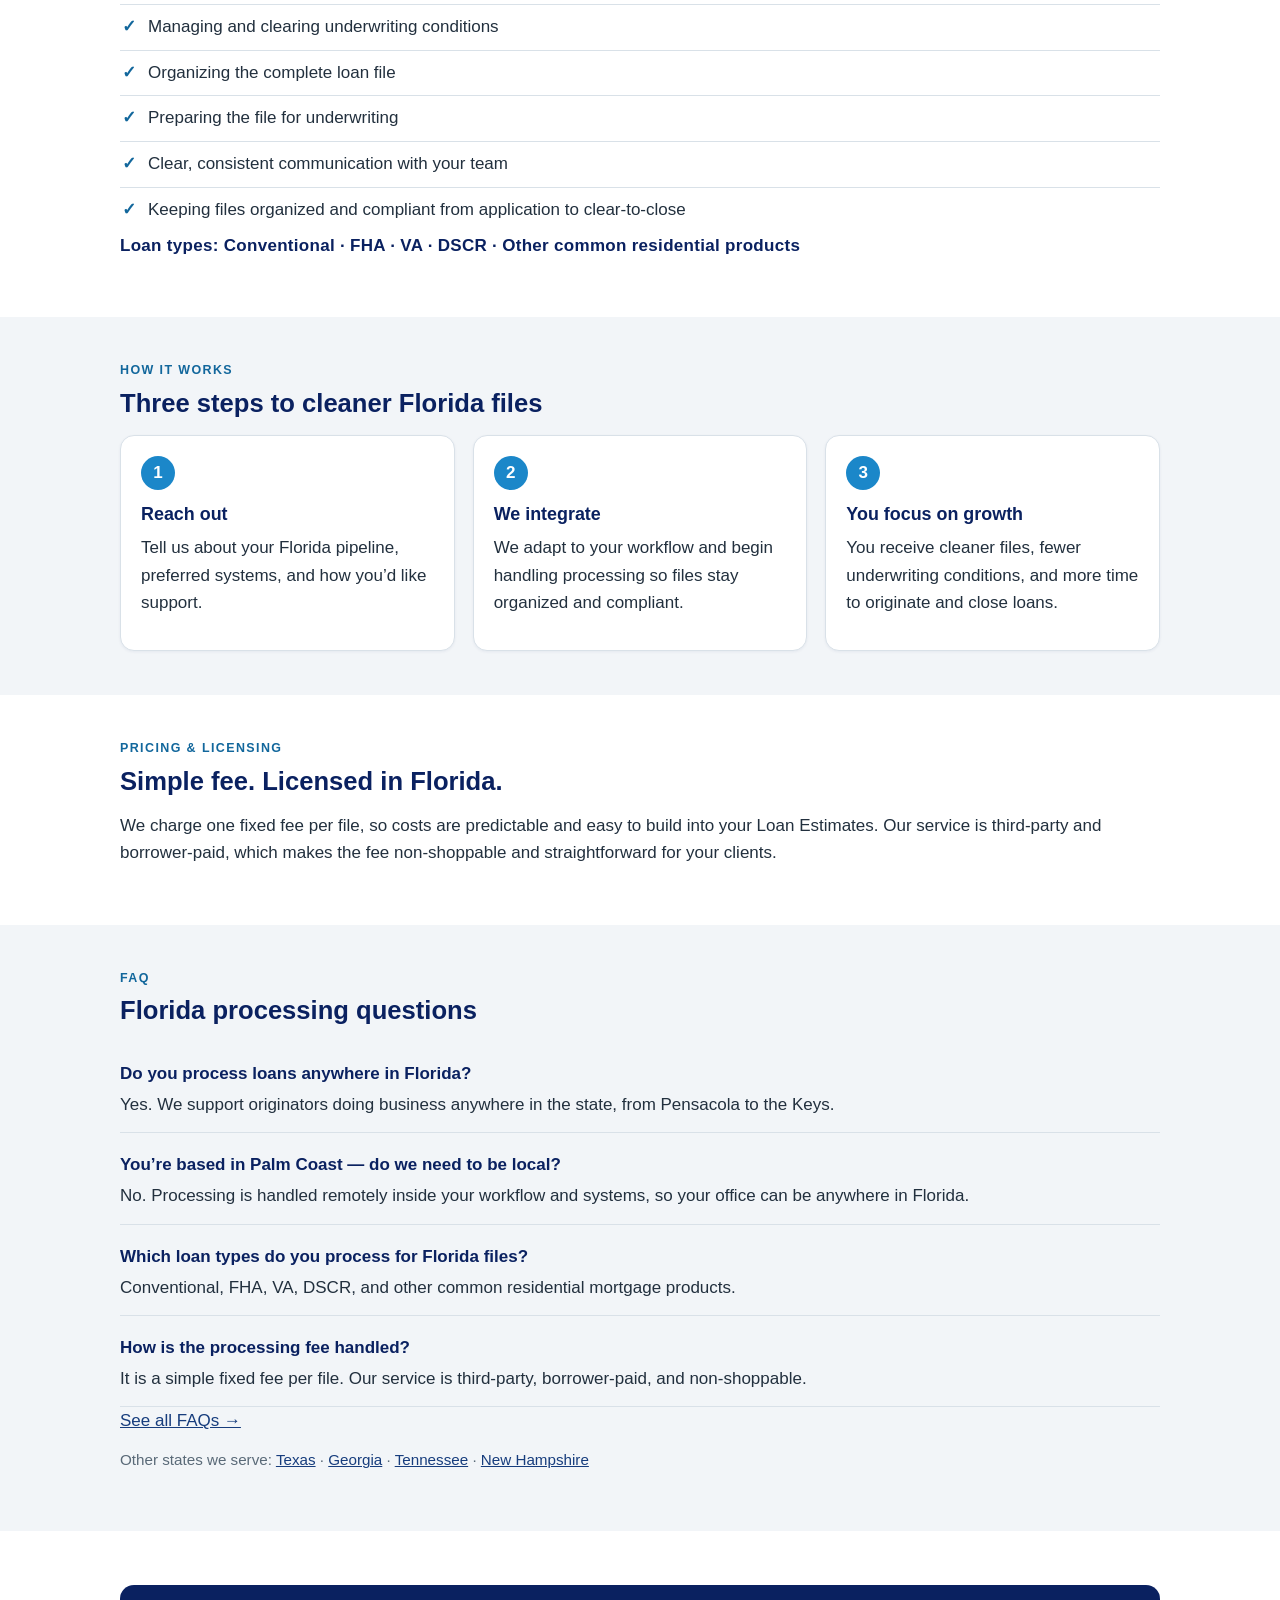
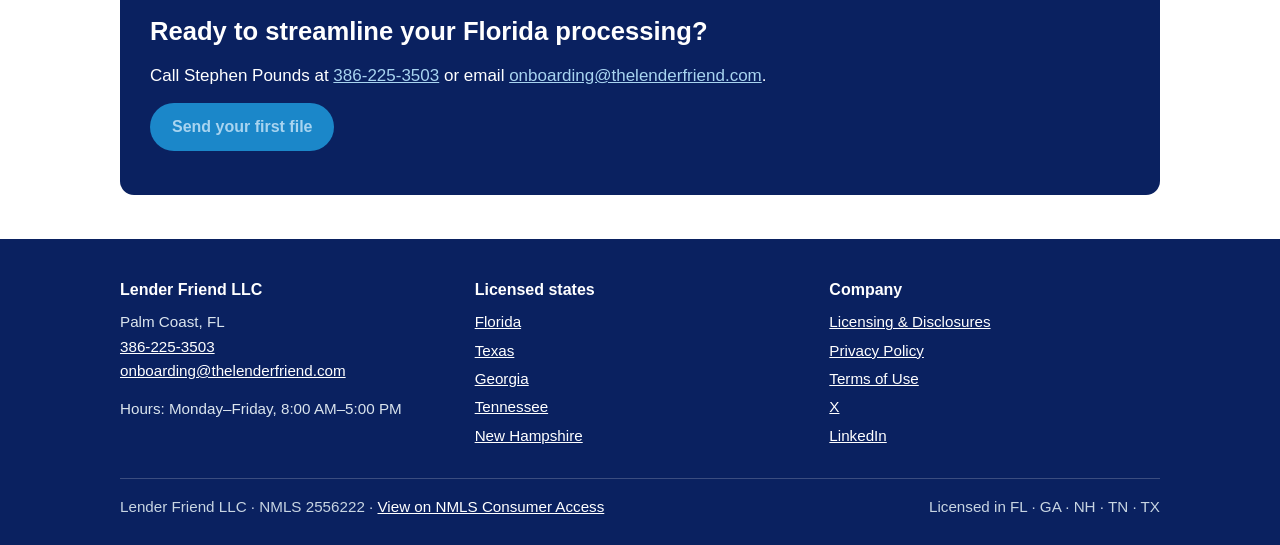
<file: florida-mortgage-processor/index.html>
<!DOCTYPE html>
<html lang="en">
<head>
<meta charset="utf-8">
<meta name="viewport" content="width=device-width, initial-scale=1">
<title>Mortgage Processor in Florida | Lender Friend</title>
<meta name="description" content="Fixed-fee, borrower-paid third-party mortgage processing for Florida loan officers, brokers, and lenders — from the First Coast to South Florida.">
<link rel="stylesheet" href="../assets/style.css?v=4">
</head>
<body>
<header class="site-header">
  <div class="wrap header-inner">
    <a class="wordmark" href="../">
      <span class="name">Lender Friend</span>
      <span class="tag">Third-Party Mortgage Processing</span>
    </a>
    <div class="header-cta">
      <a class="phone" href="tel:+13862253503">386-225-3503</a>
      <a class="btn" href="../contact/">Send your first file</a>
    </div>
  </div>
  <nav class="main-nav" aria-label="Main">
    <div class="wrap">
      <ul>
        <li><a href="../">Home</a></li>
        <li><a href="../florida-mortgage-processor/" aria-current="page">Florida</a></li>
        <li><a href="../texas-mortgage-processor/">Texas</a></li>
        <li><a href="../georgia-mortgage-processor/">Georgia</a></li>
        <li><a href="../tennessee/">Tennessee</a></li>
        <li><a href="../new-hampshire/">New Hampshire</a></li>
        <li><a href="../faq-ready/">FAQ</a></li>
        <li><a href="../licensing/">Licensing</a></li>
        <li><a href="../contact/">Contact</a></li>
      </ul>
    </div>
  </nav>
</header>

<main>
  <div class="hero">
    <div class="wrap">
      <p class="eyebrow">Third-party mortgage processing · NMLS 2556222</p>
      <h1>Mortgage processing in Florida</h1>
      <p class="lede">Fixed-fee, borrower-paid third-party processing for Florida loan officers, brokers, and lenders — from the First Coast to South Florida.</p>
      <div class="badges">
        <div class="badge"><strong>Licensed in Florida</strong><span>Also TX · GA · TN · NH</span></div>
        <div class="badge"><strong>Fixed fee per file</strong><span>Borrower-paid · non-shoppable</span></div>
      </div>
    </div>
  </div>

  <section class="block">
    <div class="wrap">
      <p class="kicker">Processing for Florida originators</p>
      <h2>Third-party loan processing built around your pipeline</h2>
      <p>Florida is a big, spread-out state to originate in. A pipeline might include a purchase in Jacksonville, a refinance in Orlando, a condo on the Tampa Bay side, and a file in Miami-Dade, all in the same week. Every one of those files needs the same thing: documents collected, conditions tracked, and a clean package ready for underwriting.</p>
      <p>Lender Friend is based in Palm Coast, in Flagler County on Florida’s Atlantic coast between Jacksonville and Daytona Beach. Florida is our home state, and we built our processing service for originators here who want to spend their time with borrowers and referral partners instead of chasing paperwork.</p>
      <p>We work as an extension of your team. You keep the client relationship and the origination; we take on the processing workload and keep each file organized from application to clear-to-close.</p>
    </div>
  </section>

  <section class="block alt">
    <div class="wrap">
      <p class="kicker">Where we support you</p>
      <h2>Florida markets we process for</h2>
      <div class="grid cols-2">
        <div class="card">
          <h3>Jacksonville</h3>
          <p>Northeast Florida and the First Coast, including St. Johns, Clay, and Nassau counties.</p>
        </div>
        <div class="card">
          <h3>Orlando</h3>
          <p>Central Florida and the I-4 corridor, from Kissimmee to Sanford.</p>
        </div>
        <div class="card">
          <h3>Tampa Bay</h3>
          <p>The Gulf Coast markets of Tampa, St. Petersburg, and Clearwater.</p>
        </div>
        <div class="card">
          <h3>Miami</h3>
          <p>South Florida, including Miami-Dade, Broward, and Palm Beach counties.</p>
        </div>
      </div>
      <p>Wherever the property sits in Florida, the process is the same: we work inside your systems and keep your files moving. Smaller markets — Tallahassee, Pensacola, Gainesville, Fort Myers, and our own Palm Coast — get the same attention.</p>
    </div>
  </section>

  <section class="block">
    <div class="wrap">
      <p class="kicker">What we handle</p>
      <h2>Our Florida processing services</h2>
      <ul class="checks">
          <li>Collecting and reviewing borrower documents</li>
          <li>Managing and clearing underwriting conditions</li>
          <li>Organizing the complete loan file</li>
          <li>Preparing the file for underwriting</li>
          <li>Clear, consistent communication with your team</li>
          <li>Keeping files organized and compliant from application to clear-to-close</li>
        </ul>
        <p class="loan-types">Loan types: Conventional · FHA · VA · DSCR · Other common residential products</p>
    </div>
  </section>

  <section class="block alt">
    <div class="wrap">
      <p class="kicker">How it works</p>
      <h2>Three steps to cleaner Florida files</h2>
      <div class="grid cols-3 steps">
        <div class="step">
          <span class="num">1</span>
          <h3>Reach out</h3>
          <p>Tell us about your Florida pipeline, preferred systems, and how you’d like support.</p>
        </div>
        <div class="step">
          <span class="num">2</span>
          <h3>We integrate</h3>
          <p>We adapt to your workflow and begin handling processing so files stay organized and compliant.</p>
        </div>
        <div class="step">
          <span class="num">3</span>
          <h3>You focus on growth</h3>
          <p>You receive cleaner files, fewer underwriting conditions, and more time to originate and close loans.</p>
        </div>
      </div>
    </div>
  </section>

  <section class="block">
    <div class="wrap">
      <p class="kicker">Pricing &amp; licensing</p>
      <h2>Simple fee. Licensed in Florida.</h2>
      <p>We charge one fixed fee per file, so costs are predictable and easy to build into your Loan Estimates. Our service is third-party and borrower-paid, which makes the fee non-shoppable and straightforward for your clients.</p>
    </div>
  </section>

  <section class="block alt">
    <div class="wrap">
      <p class="kicker">FAQ</p>
      <h2>Florida processing questions</h2>
      <div class="faq-item">
        <p class="q">Do you process loans anywhere in Florida?</p>
        <p>Yes. We support originators doing business anywhere in the state, from Pensacola to the Keys.</p>
      </div>
      <div class="faq-item">
        <p class="q">You’re based in Palm Coast — do we need to be local?</p>
        <p>No. Processing is handled remotely inside your workflow and systems, so your office can be anywhere in Florida.</p>
      </div>
      <div class="faq-item">
        <p class="q">Which loan types do you process for Florida files?</p>
        <p>Conventional, FHA, VA, DSCR, and other common residential mortgage products.</p>
      </div>
      <div class="faq-item">
        <p class="q">How is the processing fee handled?</p>
        <p>It is a simple fixed fee per file. Our service is third-party, borrower-paid, and non-shoppable.</p>
      </div>
      <p><a href="../faq-ready/">See all FAQs →</a></p>
      <p class="state-links">Other states we serve: <a href="../texas-mortgage-processor/">Texas</a> · <a href="../georgia-mortgage-processor/">Georgia</a> · <a href="../tennessee/">Tennessee</a> · <a href="../new-hampshire/">New Hampshire</a></p>
    </div>
  </section>

  <section class="block">
    <div class="wrap">
      <div class="cta-band">
        <h2>Ready to streamline your Florida processing?</h2>
        <p>Call Stephen Pounds at <a href="tel:+13862253503">386-225-3503</a> or email <a href="mailto:onboarding@thelenderfriend.com">onboarding@thelenderfriend.com</a>.</p>
        <p><a class="btn" href="../contact/">Send your first file</a></p>
      </div>
    </div>
  </section>
</main>

<footer class="site-footer">
  <div class="wrap">
    <div class="footer-grid">
      <div>
        <h3>Lender Friend LLC</h3>
        <p>Palm Coast, FL<br>
        <a href="tel:+13862253503">386-225-3503</a><br>
        <a href="mailto:onboarding@thelenderfriend.com">onboarding@thelenderfriend.com</a></p>
        <p>Hours: Monday–Friday, 8:00 AM–5:00 PM</p>
      </div>
      <div>
        <h3>Licensed states</h3>
        <ul>
          <li><a href="../florida-mortgage-processor/">Florida</a></li>
          <li><a href="../texas-mortgage-processor/">Texas</a></li>
          <li><a href="../georgia-mortgage-processor/">Georgia</a></li>
          <li><a href="../tennessee/">Tennessee</a></li>
          <li><a href="../new-hampshire/">New Hampshire</a></li>
        </ul>
      </div>
      <div>
        <h3>Company</h3>
        <ul>
          <li><a href="../licensing/">Licensing &amp; Disclosures</a></li>
          <li><a href="../privacy/">Privacy Policy</a></li>
          <li><a href="../terms/">Terms of Use</a></li>
          <li><a href="https://x.com/TheLenderFriend" rel="noopener">X</a></li>
          <li><a href="https://www.linkedin.com/company/thelenderfriend" rel="noopener">LinkedIn</a></li>
        </ul>
      </div>
    </div>
    <div class="footer-bottom">
      <span>Lender Friend LLC · NMLS 2556222 · <a href="https://www.nmlsconsumeraccess.org" rel="noopener">View on NMLS Consumer Access</a></span>
      <span>Licensed in FL · GA · NH · TN · TX</span>
    </div>
  </div>
</footer>
</body>
</html>
</file>
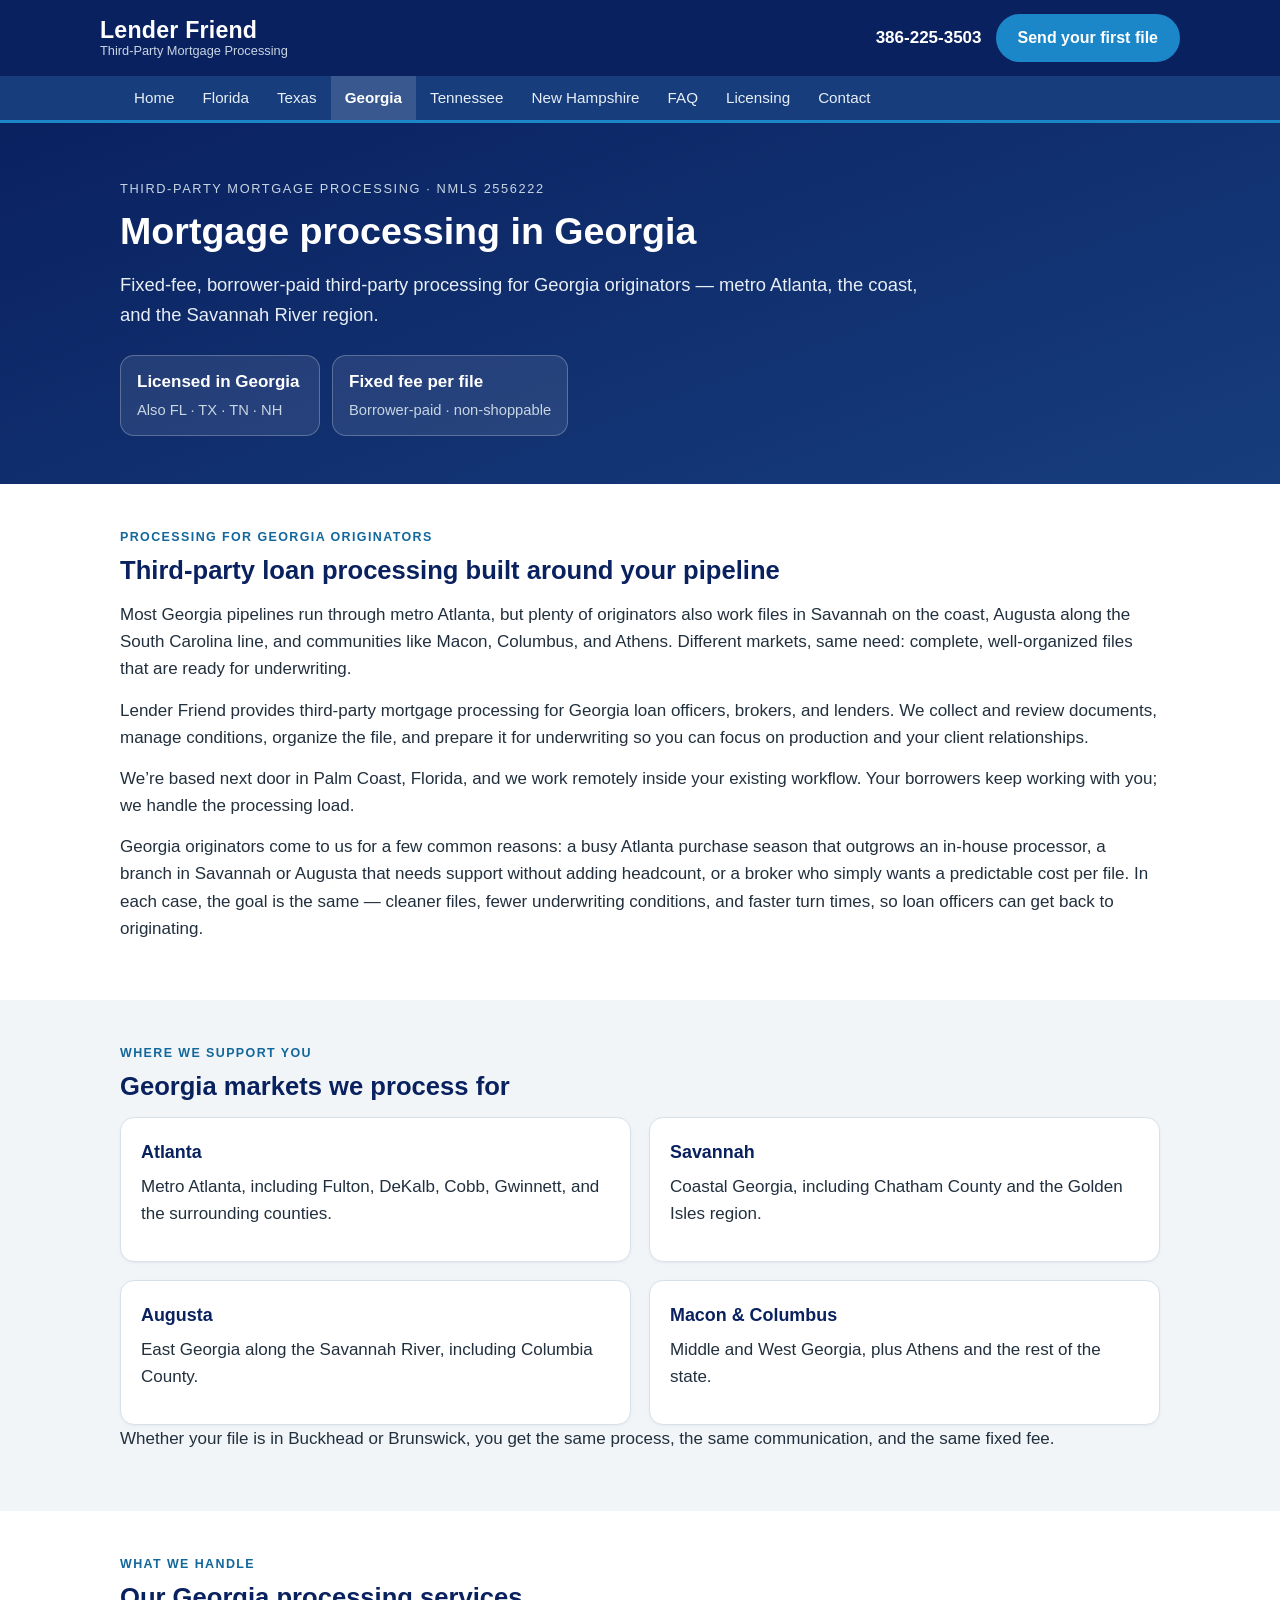
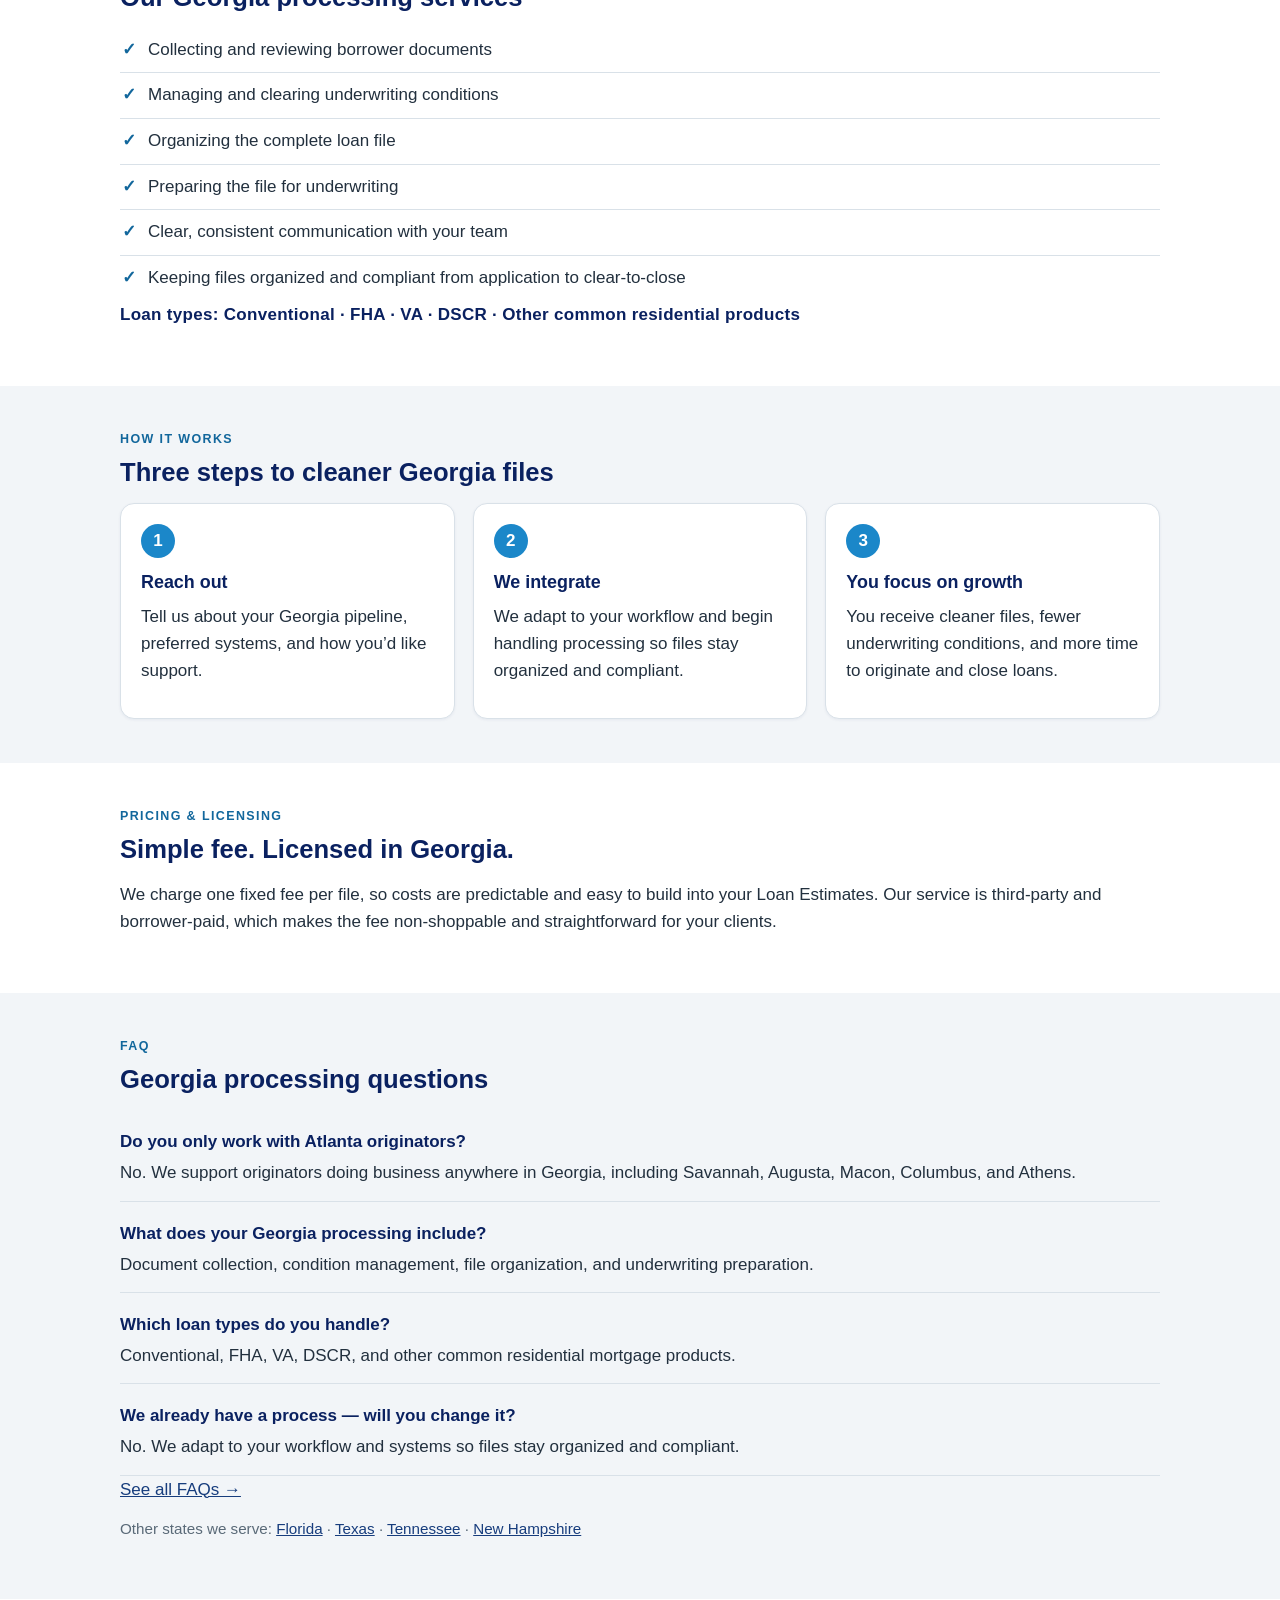
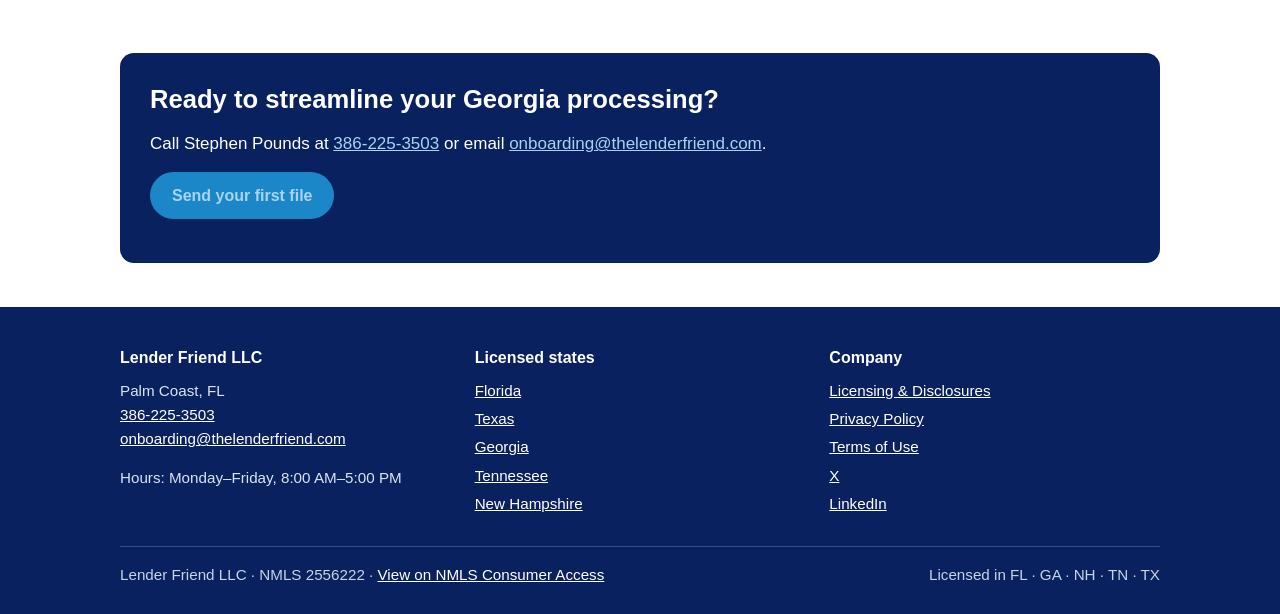
<file: georgia-mortgage-processor/index.html>
<!DOCTYPE html>
<html lang="en">
<head>
<meta charset="utf-8">
<meta name="viewport" content="width=device-width, initial-scale=1">
<title>Mortgage Processor in Georgia | Lender Friend</title>
<meta name="description" content="Fixed-fee, borrower-paid third-party mortgage processing for Georgia originators — metro Atlanta, the coast, and the Savannah River region.">
<link rel="stylesheet" href="../assets/style.css?v=4">
</head>
<body>
<header class="site-header">
  <div class="wrap header-inner">
    <a class="wordmark" href="../">
      <span class="name">Lender Friend</span>
      <span class="tag">Third-Party Mortgage Processing</span>
    </a>
    <div class="header-cta">
      <a class="phone" href="tel:+13862253503">386-225-3503</a>
      <a class="btn" href="../contact/">Send your first file</a>
    </div>
  </div>
  <nav class="main-nav" aria-label="Main">
    <div class="wrap">
      <ul>
        <li><a href="../">Home</a></li>
        <li><a href="../florida-mortgage-processor/">Florida</a></li>
        <li><a href="../texas-mortgage-processor/">Texas</a></li>
        <li><a href="../georgia-mortgage-processor/" aria-current="page">Georgia</a></li>
        <li><a href="../tennessee/">Tennessee</a></li>
        <li><a href="../new-hampshire/">New Hampshire</a></li>
        <li><a href="../faq-ready/">FAQ</a></li>
        <li><a href="../licensing/">Licensing</a></li>
        <li><a href="../contact/">Contact</a></li>
      </ul>
    </div>
  </nav>
</header>

<main>
  <div class="hero">
    <div class="wrap">
      <p class="eyebrow">Third-party mortgage processing · NMLS 2556222</p>
      <h1>Mortgage processing in Georgia</h1>
      <p class="lede">Fixed-fee, borrower-paid third-party processing for Georgia originators — metro Atlanta, the coast, and the Savannah River region.</p>
      <div class="badges">
        <div class="badge"><strong>Licensed in Georgia</strong><span>Also FL · TX · TN · NH</span></div>
        <div class="badge"><strong>Fixed fee per file</strong><span>Borrower-paid · non-shoppable</span></div>
      </div>
    </div>
  </div>

  <section class="block">
    <div class="wrap">
      <p class="kicker">Processing for Georgia originators</p>
      <h2>Third-party loan processing built around your pipeline</h2>
      <p>Most Georgia pipelines run through metro Atlanta, but plenty of originators also work files in Savannah on the coast, Augusta along the South Carolina line, and communities like Macon, Columbus, and Athens. Different markets, same need: complete, well-organized files that are ready for underwriting.</p>
      <p>Lender Friend provides third-party mortgage processing for Georgia loan officers, brokers, and lenders. We collect and review documents, manage conditions, organize the file, and prepare it for underwriting so you can focus on production and your client relationships.</p>
      <p>We’re based next door in Palm Coast, Florida, and we work remotely inside your existing workflow. Your borrowers keep working with you; we handle the processing load.</p>
      <p>Georgia originators come to us for a few common reasons: a busy Atlanta purchase season that outgrows an in-house processor, a branch in Savannah or Augusta that needs support without adding headcount, or a broker who simply wants a predictable cost per file. In each case, the goal is the same — cleaner files, fewer underwriting conditions, and faster turn times, so loan officers can get back to originating.</p>
    </div>
  </section>

  <section class="block alt">
    <div class="wrap">
      <p class="kicker">Where we support you</p>
      <h2>Georgia markets we process for</h2>
      <div class="grid cols-2">
        <div class="card">
          <h3>Atlanta</h3>
          <p>Metro Atlanta, including Fulton, DeKalb, Cobb, Gwinnett, and the surrounding counties.</p>
        </div>
        <div class="card">
          <h3>Savannah</h3>
          <p>Coastal Georgia, including Chatham County and the Golden Isles region.</p>
        </div>
        <div class="card">
          <h3>Augusta</h3>
          <p>East Georgia along the Savannah River, including Columbia County.</p>
        </div>
        <div class="card">
          <h3>Macon &amp; Columbus</h3>
          <p>Middle and West Georgia, plus Athens and the rest of the state.</p>
        </div>
      </div>
      <p>Whether your file is in Buckhead or Brunswick, you get the same process, the same communication, and the same fixed fee.</p>
    </div>
  </section>

  <section class="block">
    <div class="wrap">
      <p class="kicker">What we handle</p>
      <h2>Our Georgia processing services</h2>
      <ul class="checks">
          <li>Collecting and reviewing borrower documents</li>
          <li>Managing and clearing underwriting conditions</li>
          <li>Organizing the complete loan file</li>
          <li>Preparing the file for underwriting</li>
          <li>Clear, consistent communication with your team</li>
          <li>Keeping files organized and compliant from application to clear-to-close</li>
        </ul>
        <p class="loan-types">Loan types: Conventional · FHA · VA · DSCR · Other common residential products</p>
    </div>
  </section>

  <section class="block alt">
    <div class="wrap">
      <p class="kicker">How it works</p>
      <h2>Three steps to cleaner Georgia files</h2>
      <div class="grid cols-3 steps">
        <div class="step">
          <span class="num">1</span>
          <h3>Reach out</h3>
          <p>Tell us about your Georgia pipeline, preferred systems, and how you’d like support.</p>
        </div>
        <div class="step">
          <span class="num">2</span>
          <h3>We integrate</h3>
          <p>We adapt to your workflow and begin handling processing so files stay organized and compliant.</p>
        </div>
        <div class="step">
          <span class="num">3</span>
          <h3>You focus on growth</h3>
          <p>You receive cleaner files, fewer underwriting conditions, and more time to originate and close loans.</p>
        </div>
      </div>
    </div>
  </section>

  <section class="block">
    <div class="wrap">
      <p class="kicker">Pricing &amp; licensing</p>
      <h2>Simple fee. Licensed in Georgia.</h2>
      <p>We charge one fixed fee per file, so costs are predictable and easy to build into your Loan Estimates. Our service is third-party and borrower-paid, which makes the fee non-shoppable and straightforward for your clients.</p>
    </div>
  </section>

  <section class="block alt">
    <div class="wrap">
      <p class="kicker">FAQ</p>
      <h2>Georgia processing questions</h2>
      <div class="faq-item">
        <p class="q">Do you only work with Atlanta originators?</p>
        <p>No. We support originators doing business anywhere in Georgia, including Savannah, Augusta, Macon, Columbus, and Athens.</p>
      </div>
      <div class="faq-item">
        <p class="q">What does your Georgia processing include?</p>
        <p>Document collection, condition management, file organization, and underwriting preparation.</p>
      </div>
      <div class="faq-item">
        <p class="q">Which loan types do you handle?</p>
        <p>Conventional, FHA, VA, DSCR, and other common residential mortgage products.</p>
      </div>
      <div class="faq-item">
        <p class="q">We already have a process — will you change it?</p>
        <p>No. We adapt to your workflow and systems so files stay organized and compliant.</p>
      </div>
      <p><a href="../faq-ready/">See all FAQs →</a></p>
      <p class="state-links">Other states we serve: <a href="../florida-mortgage-processor/">Florida</a> · <a href="../texas-mortgage-processor/">Texas</a> · <a href="../tennessee/">Tennessee</a> · <a href="../new-hampshire/">New Hampshire</a></p>
    </div>
  </section>

  <section class="block">
    <div class="wrap">
      <div class="cta-band">
        <h2>Ready to streamline your Georgia processing?</h2>
        <p>Call Stephen Pounds at <a href="tel:+13862253503">386-225-3503</a> or email <a href="mailto:onboarding@thelenderfriend.com">onboarding@thelenderfriend.com</a>.</p>
        <p><a class="btn" href="../contact/">Send your first file</a></p>
      </div>
    </div>
  </section>
</main>

<footer class="site-footer">
  <div class="wrap">
    <div class="footer-grid">
      <div>
        <h3>Lender Friend LLC</h3>
        <p>Palm Coast, FL<br>
        <a href="tel:+13862253503">386-225-3503</a><br>
        <a href="mailto:onboarding@thelenderfriend.com">onboarding@thelenderfriend.com</a></p>
        <p>Hours: Monday–Friday, 8:00 AM–5:00 PM</p>
      </div>
      <div>
        <h3>Licensed states</h3>
        <ul>
          <li><a href="../florida-mortgage-processor/">Florida</a></li>
          <li><a href="../texas-mortgage-processor/">Texas</a></li>
          <li><a href="../georgia-mortgage-processor/">Georgia</a></li>
          <li><a href="../tennessee/">Tennessee</a></li>
          <li><a href="../new-hampshire/">New Hampshire</a></li>
        </ul>
      </div>
      <div>
        <h3>Company</h3>
        <ul>
          <li><a href="../licensing/">Licensing &amp; Disclosures</a></li>
          <li><a href="../privacy/">Privacy Policy</a></li>
          <li><a href="../terms/">Terms of Use</a></li>
          <li><a href="https://x.com/TheLenderFriend" rel="noopener">X</a></li>
          <li><a href="https://www.linkedin.com/company/thelenderfriend" rel="noopener">LinkedIn</a></li>
        </ul>
      </div>
    </div>
    <div class="footer-bottom">
      <span>Lender Friend LLC · NMLS 2556222 · <a href="https://www.nmlsconsumeraccess.org" rel="noopener">View on NMLS Consumer Access</a></span>
      <span>Licensed in FL · GA · NH · TN · TX</span>
    </div>
  </div>
</footer>
</body>
</html>
</file>
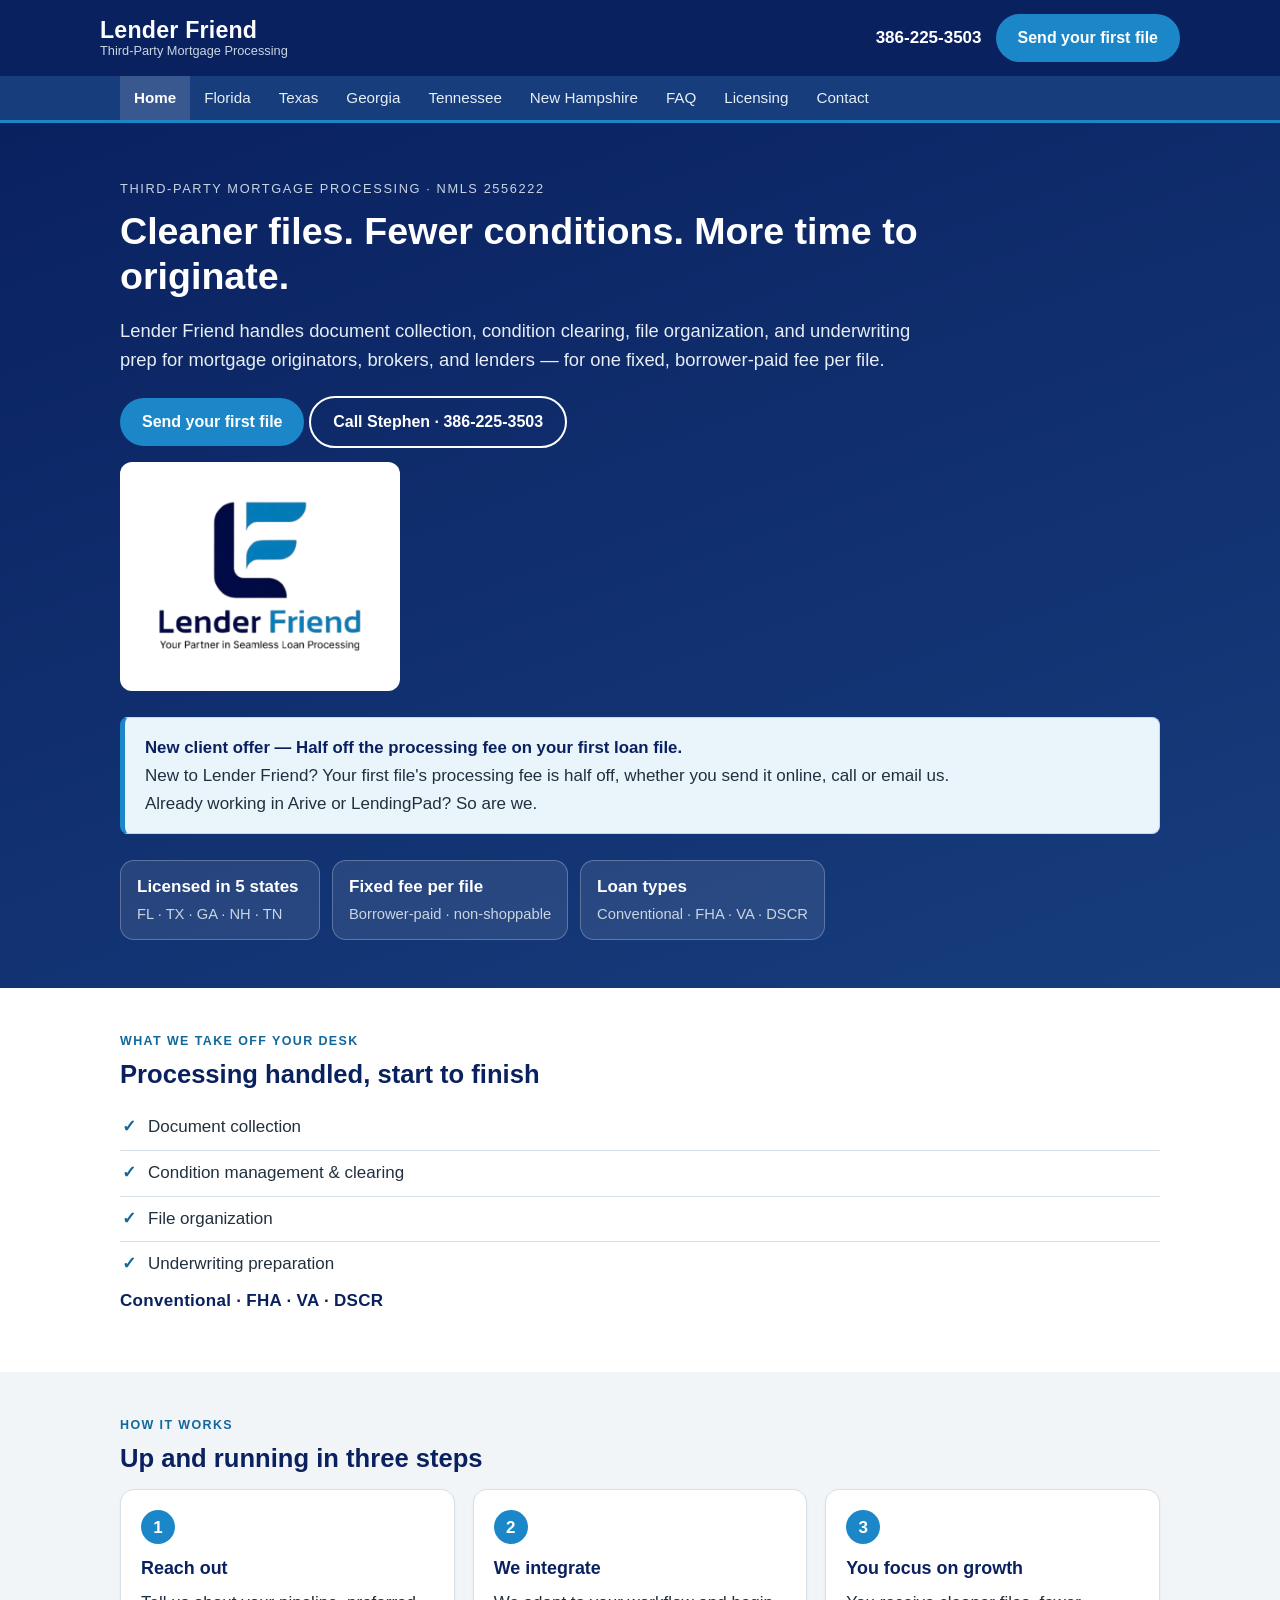
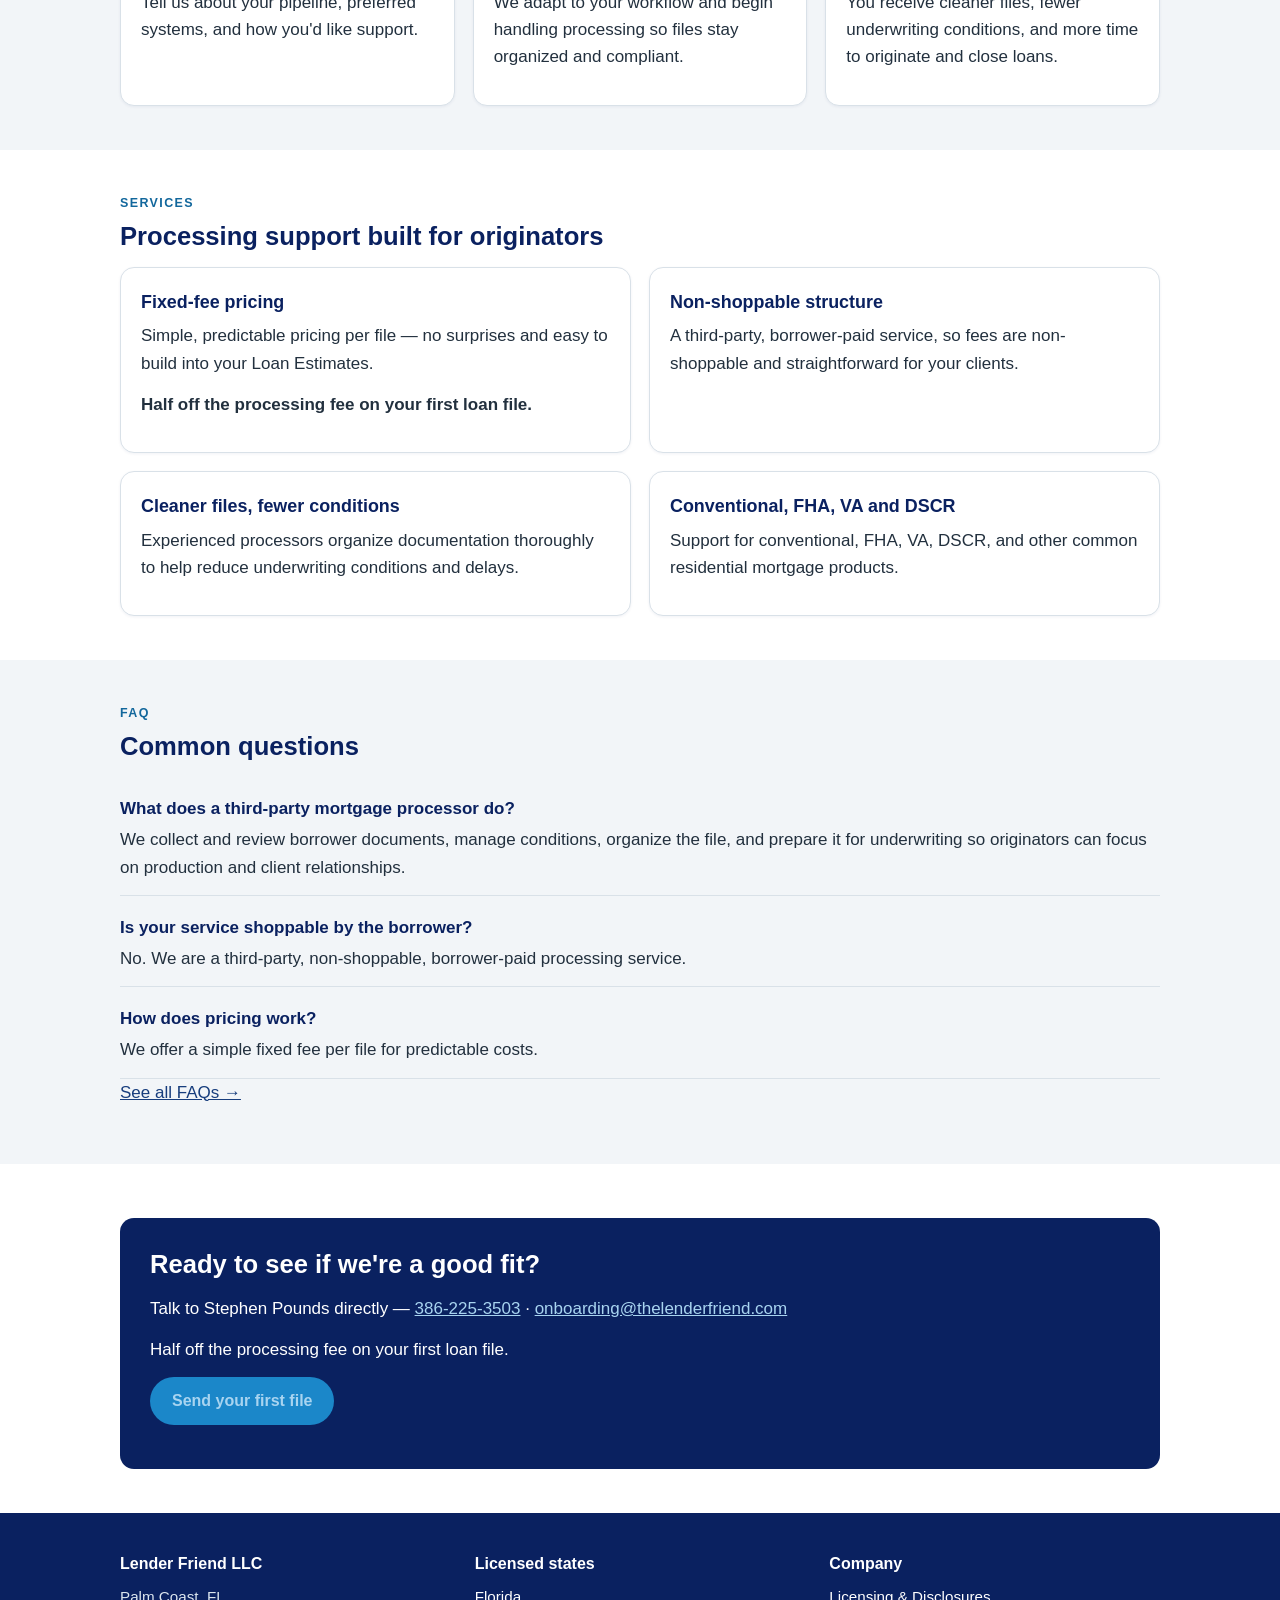
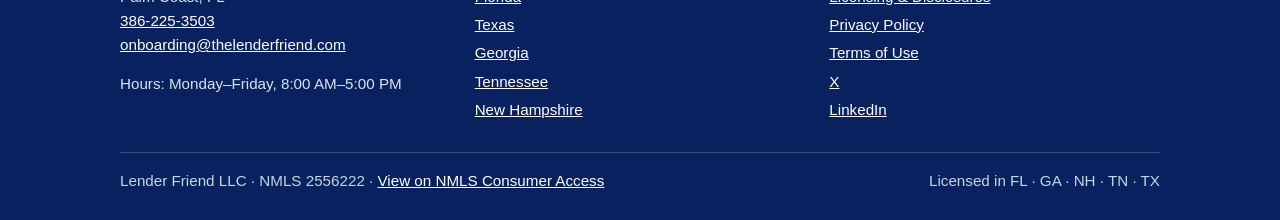
<file: home-ready/index.html>
<!DOCTYPE html>
<html lang="en">
<head>
<meta charset="utf-8">
<meta name="viewport" content="width=device-width, initial-scale=1">
<title>Third-Party Mortgage Processing for Loan Originators</title>
<meta name="description" content="Lender Friend provides third-party mortgage processing — document collection, condition clearing, file organization, and underwriting prep — for one fixed, borrower-paid fee per file. Licensed in FL, TX, GA, NH, and TN.">
<link rel="stylesheet" href="../assets/style.css?v=4">
<script type="application/ld+json">
{
  "@context": "https://schema.org",
  "@graph": [
    {
      "@type": "ProfessionalService",
      "@id": "https://thelenderfriend.com/#organization",
      "name": "Lender Friend",
      "legalName": "Lender Friend LLC",
      "url": "https://thelenderfriend.com/",
      "slogan": "Your Partner in Seamless Loan Processing",
      "description": "Lender Friend LLC is a third-party mortgage loan processing company. It handles document collection, condition clearing, file organization, and underwriting preparation for mortgage originators, brokers, and lenders, for one fixed, borrower-paid, non-shoppable fee per file.",
      "telephone": "+1-386-225-3503",
      "email": "onboarding@thelenderfriend.com",
      "priceRange": "Fixed fee per file",
      "identifier": {
        "@type": "PropertyValue",
        "name": "NMLS",
        "value": "2556222"
      },
      "address": {
        "@type": "PostalAddress",
        "addressLocality": "Palm Coast",
        "addressRegion": "FL",
        "addressCountry": "US"
      },
      "openingHoursSpecification": {
        "@type": "OpeningHoursSpecification",
        "dayOfWeek": [
          "Monday",
          "Tuesday",
          "Wednesday",
          "Thursday",
          "Friday"
        ],
        "opens": "08:00",
        "closes": "17:00"
      },
      "areaServed": [
        {
          "@type": "State",
          "name": "Florida"
        },
        {
          "@type": "State",
          "name": "Georgia"
        },
        {
          "@type": "State",
          "name": "New Hampshire"
        },
        {
          "@type": "State",
          "name": "Tennessee"
        },
        {
          "@type": "State",
          "name": "Texas"
        }
      ],
      "knowsAbout": [
        "Mortgage loan processing",
        "Conventional loans",
        "FHA loans",
        "VA loans",
        "DSCR loans",
        "Underwriting preparation",
        "Arive",
        "LendingPad"
      ],
      "founder": {
        "@type": "Person",
        "name": "Stephen Pounds"
      },
      "contactPoint": {
        "@type": "ContactPoint",
        "telephone": "+1-386-225-3503",
        "email": "onboarding@thelenderfriend.com",
        "contactType": "sales"
      },
      "sameAs": [
        "https://x.com/TheLenderFriend",
        "https://www.linkedin.com/company/thelenderfriend"
      ]
    },
    {
      "@type": "WebSite",
      "@id": "https://thelenderfriend.com/#website",
      "url": "https://thelenderfriend.com/",
      "name": "Lender Friend",
      "publisher": {
        "@id": "https://thelenderfriend.com/#organization"
      }
    }
  ]
}
</script>
</head>
<body>
<header class="site-header">
  <div class="wrap header-inner">
    <a class="wordmark" href="../">
      <span class="name">Lender Friend</span>
      <span class="tag">Third-Party Mortgage Processing</span>
    </a>
    <div class="header-cta">
      <a class="phone" href="tel:+13862253503">386-225-3503</a>
      <a class="btn" href="../contact/">Send your first file</a>
    </div>
  </div>
  <nav class="main-nav" aria-label="Main">
    <div class="wrap">
      <ul>
        <li><a href="../" aria-current="page">Home</a></li>
        <li><a href="../florida-mortgage-processor/">Florida</a></li>
        <li><a href="../texas-mortgage-processor/">Texas</a></li>
        <li><a href="../georgia-mortgage-processor/">Georgia</a></li>
        <li><a href="../tennessee/">Tennessee</a></li>
        <li><a href="../new-hampshire/">New Hampshire</a></li>
        <li><a href="../faq-ready/">FAQ</a></li>
        <li><a href="../licensing/">Licensing</a></li>
        <li><a href="../contact/">Contact</a></li>
      </ul>
    </div>
  </nav>
</header>

<main>
  <div class="hero">
    <div class="wrap">
      <p class="eyebrow">Third-party mortgage processing · NMLS 2556222</p>
      <h1>Cleaner files. Fewer conditions. More time to originate.</h1>
      <p class="lede">Lender Friend handles document collection, condition clearing, file organization, and underwriting prep for mortgage originators, brokers, and lenders — for one fixed, borrower-paid fee per file.</p>
      <p>
        <a class="btn" href="../contact/">Send your first file</a>
        <a class="btn secondary" href="tel:+13862253503">Call Stephen · 386-225-3503</a>
      </p>

      <img class="hero-logo" src="[data-uri]" alt="Lender Friend logo" width="550" height="454">
      <div class="offer-banner">
        <p><span class="offer-title">New client offer — Half off the processing fee on your first loan file.</span></p>
        <p>New to Lender Friend? Your first file's processing fee is half off, whether you send it online, call or email us.</p>
        <p>Already working in Arive or LendingPad? So are we.</p>
      </div>

      <div class="badges">
        <div class="badge"><strong>Licensed in 5 states</strong><span>FL · TX · GA · NH · TN</span></div>
        <div class="badge"><strong>Fixed fee per file</strong><span>Borrower-paid · non-shoppable</span></div>
        <div class="badge"><strong>Loan types</strong><span>Conventional · FHA · VA · DSCR</span></div>
      </div>
    </div>
  </div>

  <section class="block">
    <div class="wrap">
      <p class="kicker">What we take off your desk</p>
      <h2>Processing handled, start to finish</h2>
      <ul class="checks">
        <li>Document collection</li>
        <li>Condition management &amp; clearing</li>
        <li>File organization</li>
        <li>Underwriting preparation</li>
      </ul>
      <p class="loan-types">Conventional · FHA · VA · DSCR</p>
    </div>
  </section>

  <section class="block alt">
    <div class="wrap">
      <p class="kicker">How it works</p>
      <h2>Up and running in three steps</h2>
      <div class="grid cols-3 steps">
        <div class="step">
          <span class="num">1</span>
          <h3>Reach out</h3>
          <p>Tell us about your pipeline, preferred systems, and how you'd like support.</p>
        </div>
        <div class="step">
          <span class="num">2</span>
          <h3>We integrate</h3>
          <p>We adapt to your workflow and begin handling processing so files stay organized and compliant.</p>
        </div>
        <div class="step">
          <span class="num">3</span>
          <h3>You focus on growth</h3>
          <p>You receive cleaner files, fewer underwriting conditions, and more time to originate and close loans.</p>
        </div>
      </div>
    </div>
  </section>

  <section class="block">
    <div class="wrap">
      <p class="kicker">Services</p>
      <h2>Processing support built for originators</h2>
      <div class="grid cols-2">
        <div class="card">
          <h3>Fixed-fee pricing</h3>
          <p>Simple, predictable pricing per file — no surprises and easy to build into your Loan Estimates.</p>
          <p><strong>Half off the processing fee on your first loan file.</strong></p>
        </div>
        <div class="card">
          <h3>Non-shoppable structure</h3>
          <p>A third-party, borrower-paid service, so fees are non-shoppable and straightforward for your clients.</p>
        </div>
        <div class="card">
          <h3>Cleaner files, fewer conditions</h3>
          <p>Experienced processors organize documentation thoroughly to help reduce underwriting conditions and delays.</p>
        </div>
        <div class="card">
          <h3>Conventional, FHA, VA and DSCR</h3>
          <p>Support for conventional, FHA, VA, DSCR, and other common residential mortgage products.</p>
        </div>
      </div>
    </div>
  </section>

  <section class="block alt">
    <div class="wrap">
      <p class="kicker">FAQ</p>
      <h2>Common questions</h2>
      <div class="faq-item">
        <p class="q">What does a third-party mortgage processor do?</p>
        <p>We collect and review borrower documents, manage conditions, organize the file, and prepare it for underwriting so originators can focus on production and client relationships.</p>
      </div>
      <div class="faq-item">
        <p class="q">Is your service shoppable by the borrower?</p>
        <p>No. We are a third-party, non-shoppable, borrower-paid processing service.</p>
      </div>
      <div class="faq-item">
        <p class="q">How does pricing work?</p>
        <p>We offer a simple fixed fee per file for predictable costs.</p>
      </div>
      <p><a href="../faq-ready/">See all FAQs →</a></p>
    </div>
  </section>

  <section class="block">
    <div class="wrap">
      <div class="cta-band">
        <h2>Ready to see if we're a good fit?</h2>
        <p>Talk to Stephen Pounds directly — <a href="tel:+13862253503">386-225-3503</a> · <a href="mailto:onboarding@thelenderfriend.com">onboarding@thelenderfriend.com</a></p>
        <p>Half off the processing fee on your first loan file.</p>
        <p><a class="btn" href="../contact/">Send your first file</a></p>
      </div>
    </div>
  </section>
</main>

<footer class="site-footer">
  <div class="wrap">
    <div class="footer-grid">
      <div>
        <h3>Lender Friend LLC</h3>
        <p>Palm Coast, FL<br>
        <a href="tel:+13862253503">386-225-3503</a><br>
        <a href="mailto:onboarding@thelenderfriend.com">onboarding@thelenderfriend.com</a></p>
        <p>Hours: Monday–Friday, 8:00 AM–5:00 PM</p>
      </div>
      <div>
        <h3>Licensed states</h3>
        <ul>
          <li><a href="../florida-mortgage-processor/">Florida</a></li>
          <li><a href="../texas-mortgage-processor/">Texas</a></li>
          <li><a href="../georgia-mortgage-processor/">Georgia</a></li>
          <li><a href="../tennessee/">Tennessee</a></li>
          <li><a href="../new-hampshire/">New Hampshire</a></li>
        </ul>
      </div>
      <div>
        <h3>Company</h3>
        <ul>
          <li><a href="../licensing/">Licensing &amp; Disclosures</a></li>
          <li><a href="../privacy/">Privacy Policy</a></li>
          <li><a href="../terms/">Terms of Use</a></li>
          <li><a href="https://x.com/TheLenderFriend" rel="noopener">X</a></li>
          <li><a href="https://www.linkedin.com/company/thelenderfriend" rel="noopener">LinkedIn</a></li>
        </ul>
      </div>
    </div>
    <div class="footer-bottom">
      <span>Lender Friend LLC · NMLS 2556222 · <a href="https://www.nmlsconsumeraccess.org" rel="noopener">View on NMLS Consumer Access</a></span>
      <span>Licensed in FL · GA · NH · TN · TX</span>
    </div>
  </div>
</footer>
</body>
</html>
</file>
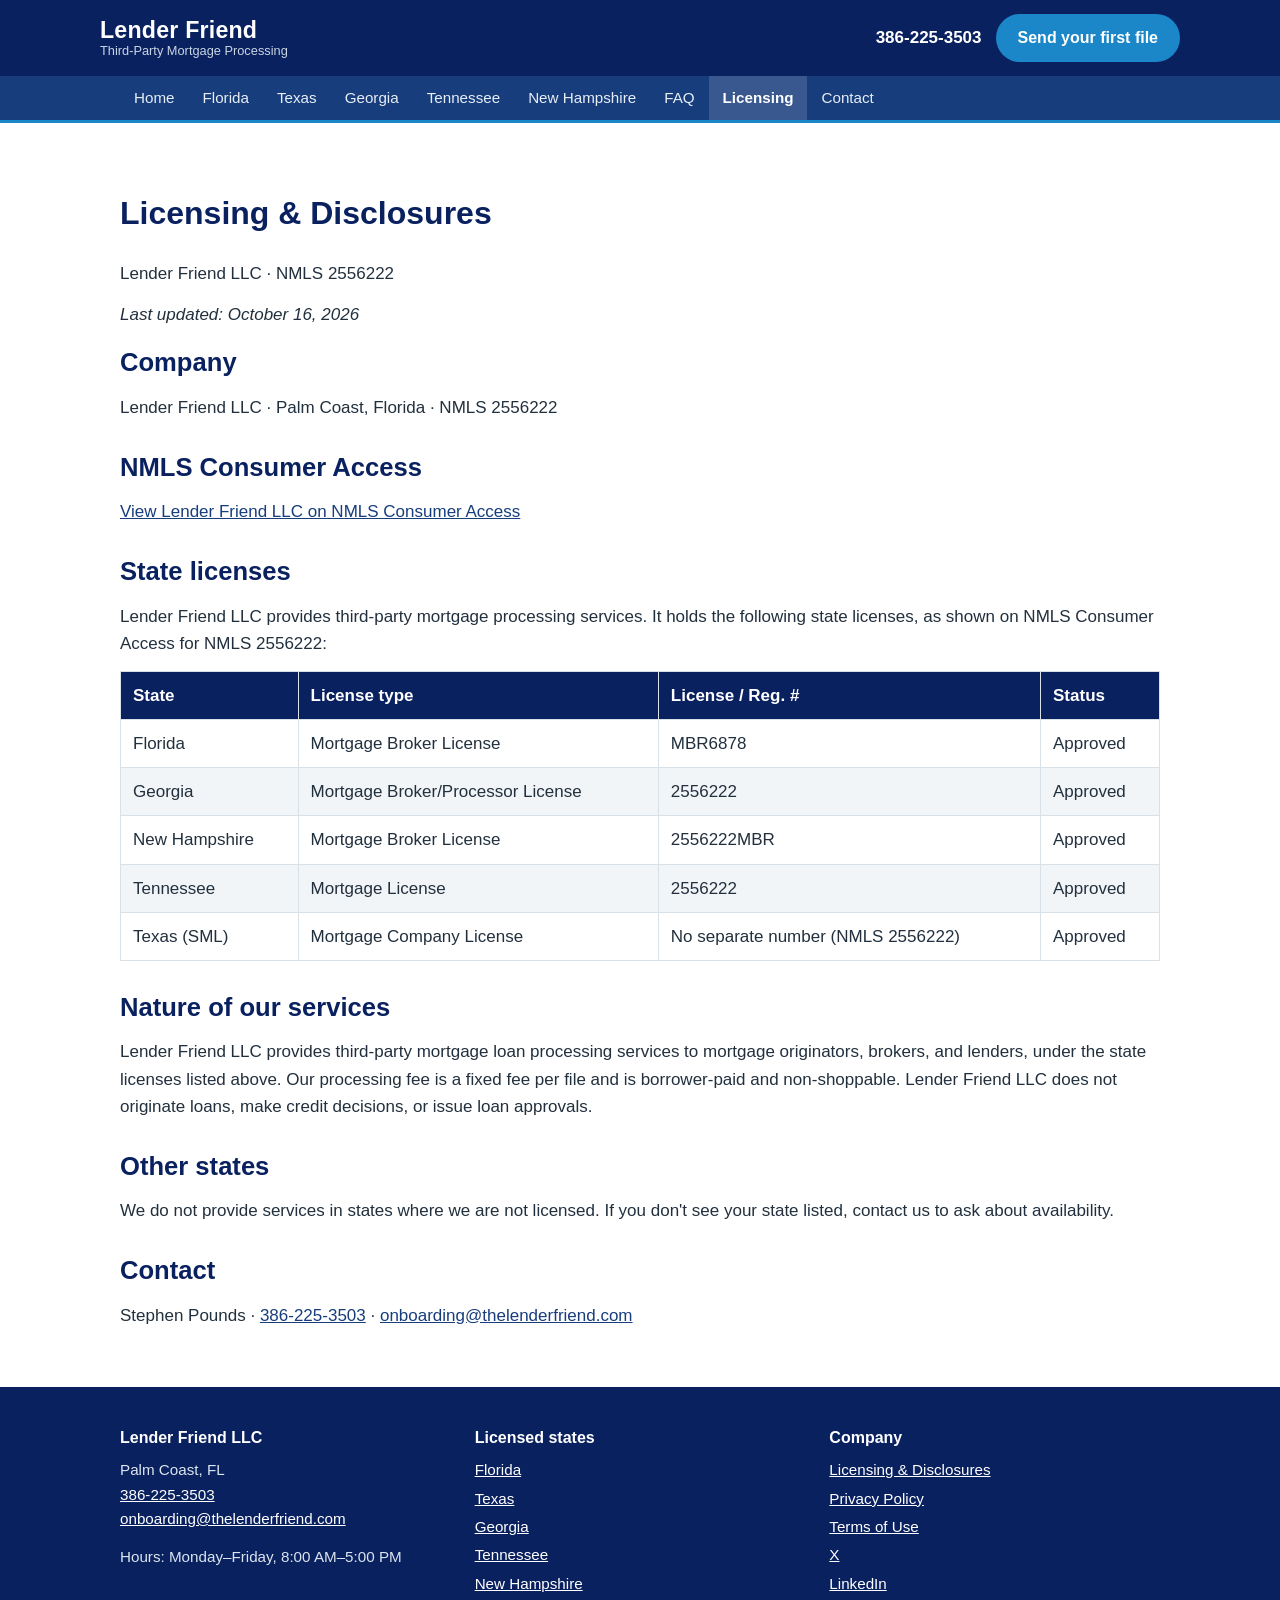
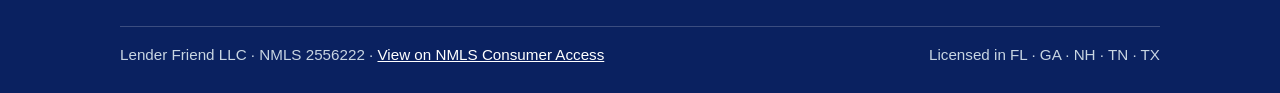
<file: licensing/index.html>
<!DOCTYPE html>
<html lang="en">
<head>
<meta charset="utf-8">
<meta name="viewport" content="width=device-width, initial-scale=1">
<title>Licensing &amp; Disclosures | Lender Friend</title>
<meta name="description" content="Lender Friend LLC licensing and disclosures — NMLS 2556222. State licenses for Florida, Georgia, New Hampshire, Tennessee, and Texas, and the nature of our third-party processing services.">
<link rel="stylesheet" href="../assets/style.css?v=4">
</head>
<body>
<header class="site-header">
  <div class="wrap header-inner">
    <a class="wordmark" href="../">
      <span class="name">Lender Friend</span>
      <span class="tag">Third-Party Mortgage Processing</span>
    </a>
    <div class="header-cta">
      <a class="phone" href="tel:+13862253503">386-225-3503</a>
      <a class="btn" href="../contact/">Send your first file</a>
    </div>
  </div>
  <nav class="main-nav" aria-label="Main">
    <div class="wrap">
      <ul>
        <li><a href="../">Home</a></li>
        <li><a href="../florida-mortgage-processor/">Florida</a></li>
        <li><a href="../texas-mortgage-processor/">Texas</a></li>
        <li><a href="../georgia-mortgage-processor/">Georgia</a></li>
        <li><a href="../tennessee/">Tennessee</a></li>
        <li><a href="../new-hampshire/">New Hampshire</a></li>
        <li><a href="../faq-ready/">FAQ</a></li>
        <li><a href="../licensing/" aria-current="page">Licensing</a></li>
        <li><a href="../contact/">Contact</a></li>
      </ul>
    </div>
  </nav>
</header>

<main class="wrap">
  <section class="block legal">
    <h1>Licensing &amp; Disclosures</h1>
    <p>Lender Friend LLC · NMLS 2556222</p>
    <p><em>Last updated: October 16, 2026</em></p>

    <h2>Company</h2>
    <p>Lender Friend LLC · Palm Coast, Florida · NMLS 2556222</p>

    <h2>NMLS Consumer Access</h2>
    <p><a href="https://www.nmlsconsumeraccess.org" rel="noopener">View Lender Friend LLC on NMLS Consumer Access</a></p>

    <h2>State licenses</h2>
    <p>Lender Friend LLC provides third-party mortgage processing services. It holds the following state licenses, as shown on NMLS Consumer Access for NMLS 2556222:</p>
    <table class="licenses">
      <thead>
        <tr><th>State</th><th>License type</th><th>License / Reg. #</th><th>Status</th></tr>
      </thead>
      <tbody>
        <tr><td>Florida</td><td>Mortgage Broker License</td><td>MBR6878</td><td>Approved</td></tr>
        <tr><td>Georgia</td><td>Mortgage Broker/Processor License</td><td>2556222</td><td>Approved</td></tr>
        <tr><td>New Hampshire</td><td>Mortgage Broker License</td><td>2556222MBR</td><td>Approved</td></tr>
        <tr><td>Tennessee</td><td>Mortgage License</td><td>2556222</td><td>Approved</td></tr>
        <tr><td>Texas (SML)</td><td>Mortgage Company License</td><td>No separate number (NMLS 2556222)</td><td>Approved</td></tr>
      </tbody>
    </table>

    <h2>Nature of our services</h2>
    <p>Lender Friend LLC provides third-party mortgage loan processing services to mortgage originators, brokers, and lenders, under the state licenses listed above. Our processing fee is a fixed fee per file and is borrower-paid and non-shoppable. Lender Friend LLC does not originate loans, make credit decisions, or issue loan approvals.</p>

    <h2>Other states</h2>
    <p>We do not provide services in states where we are not licensed. If you don't see your state listed, contact us to ask about availability.</p>

    <h2>Contact</h2>
    <p>Stephen Pounds · <a href="tel:+13862253503">386-225-3503</a> · <a href="mailto:onboarding@thelenderfriend.com">onboarding@thelenderfriend.com</a></p>
  </section>
</main>

<footer class="site-footer">
  <div class="wrap">
    <div class="footer-grid">
      <div>
        <h3>Lender Friend LLC</h3>
        <p>Palm Coast, FL<br>
        <a href="tel:+13862253503">386-225-3503</a><br>
        <a href="mailto:onboarding@thelenderfriend.com">onboarding@thelenderfriend.com</a></p>
        <p>Hours: Monday–Friday, 8:00 AM–5:00 PM</p>
      </div>
      <div>
        <h3>Licensed states</h3>
        <ul>
          <li><a href="../florida-mortgage-processor/">Florida</a></li>
          <li><a href="../texas-mortgage-processor/">Texas</a></li>
          <li><a href="../georgia-mortgage-processor/">Georgia</a></li>
          <li><a href="../tennessee/">Tennessee</a></li>
          <li><a href="../new-hampshire/">New Hampshire</a></li>
        </ul>
      </div>
      <div>
        <h3>Company</h3>
        <ul>
          <li><a href="../licensing/">Licensing &amp; Disclosures</a></li>
          <li><a href="../privacy/">Privacy Policy</a></li>
          <li><a href="../terms/">Terms of Use</a></li>
          <li><a href="https://x.com/TheLenderFriend" rel="noopener">X</a></li>
          <li><a href="https://www.linkedin.com/company/thelenderfriend" rel="noopener">LinkedIn</a></li>
        </ul>
      </div>
    </div>
    <div class="footer-bottom">
      <span>Lender Friend LLC · NMLS 2556222 · <a href="https://www.nmlsconsumeraccess.org" rel="noopener">View on NMLS Consumer Access</a></span>
      <span>Licensed in FL · GA · NH · TN · TX</span>
    </div>
  </div>
</footer>
</body>
</html>
</file>
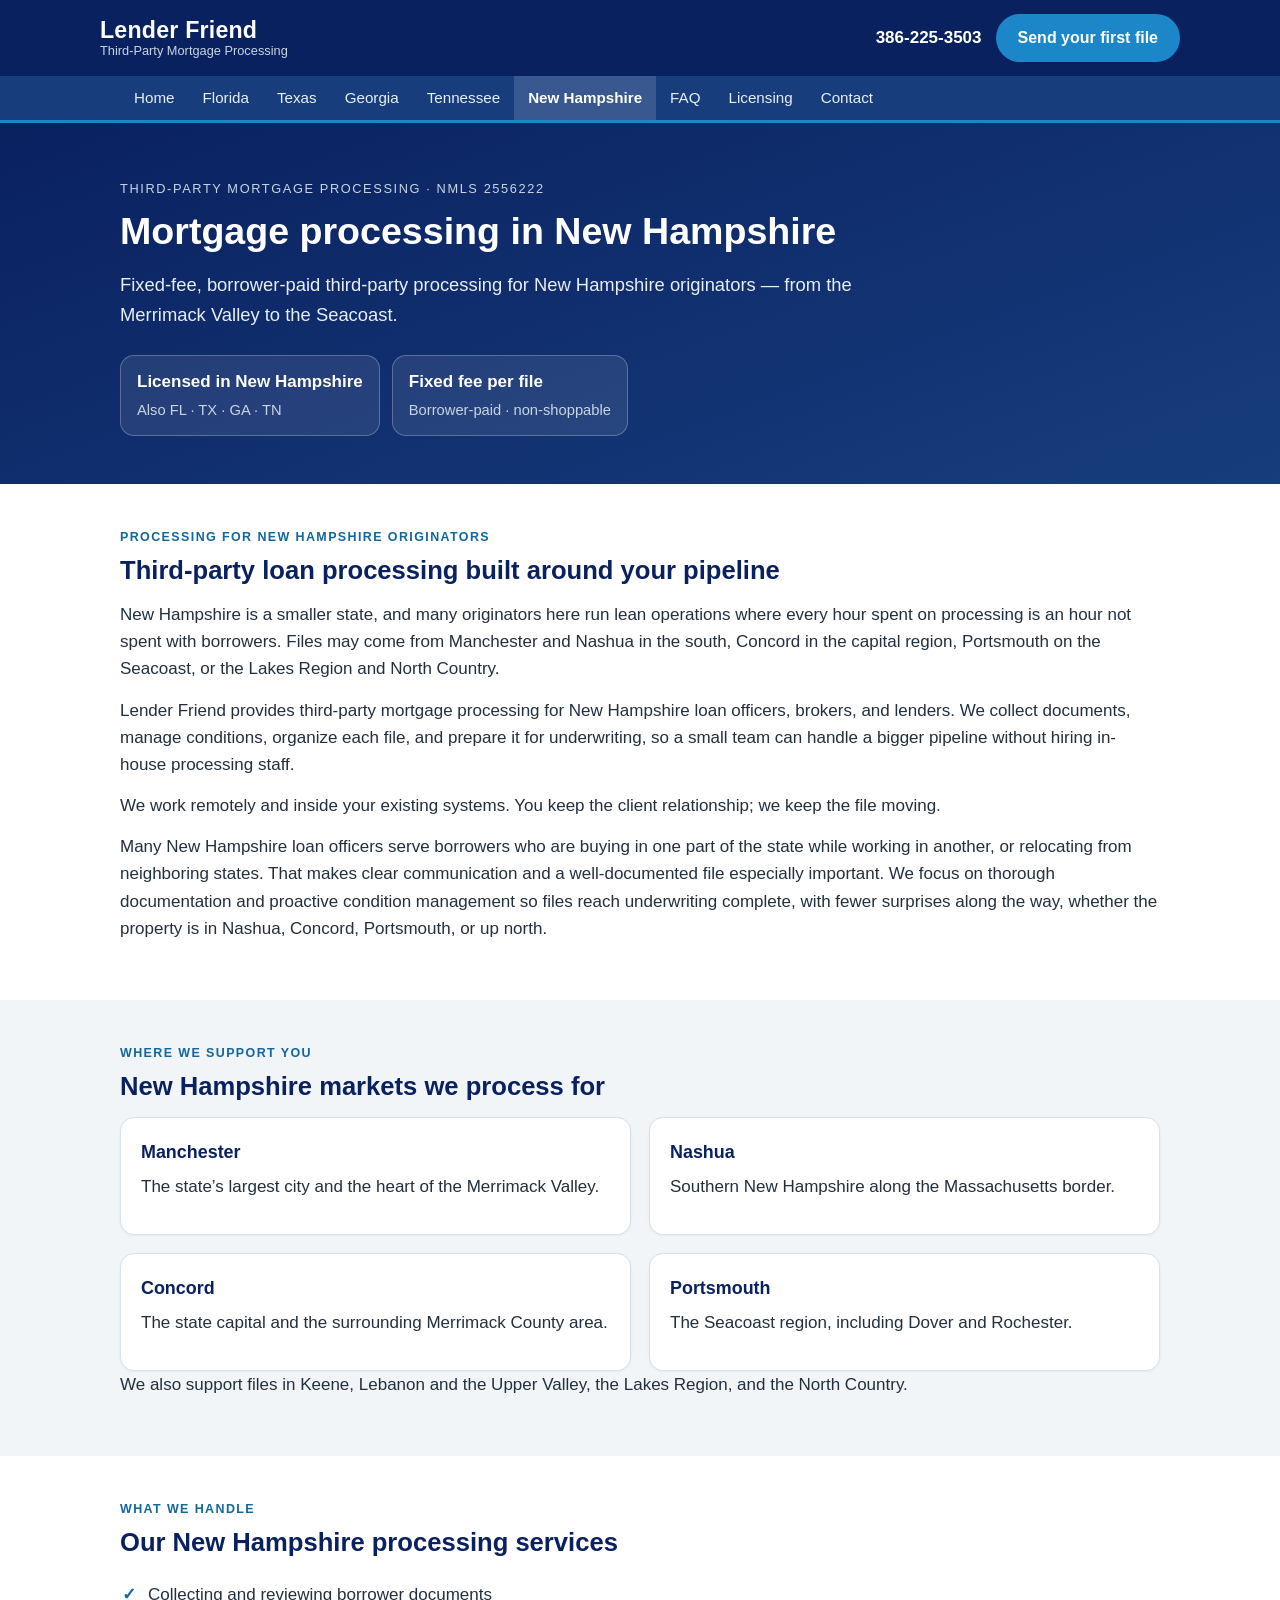
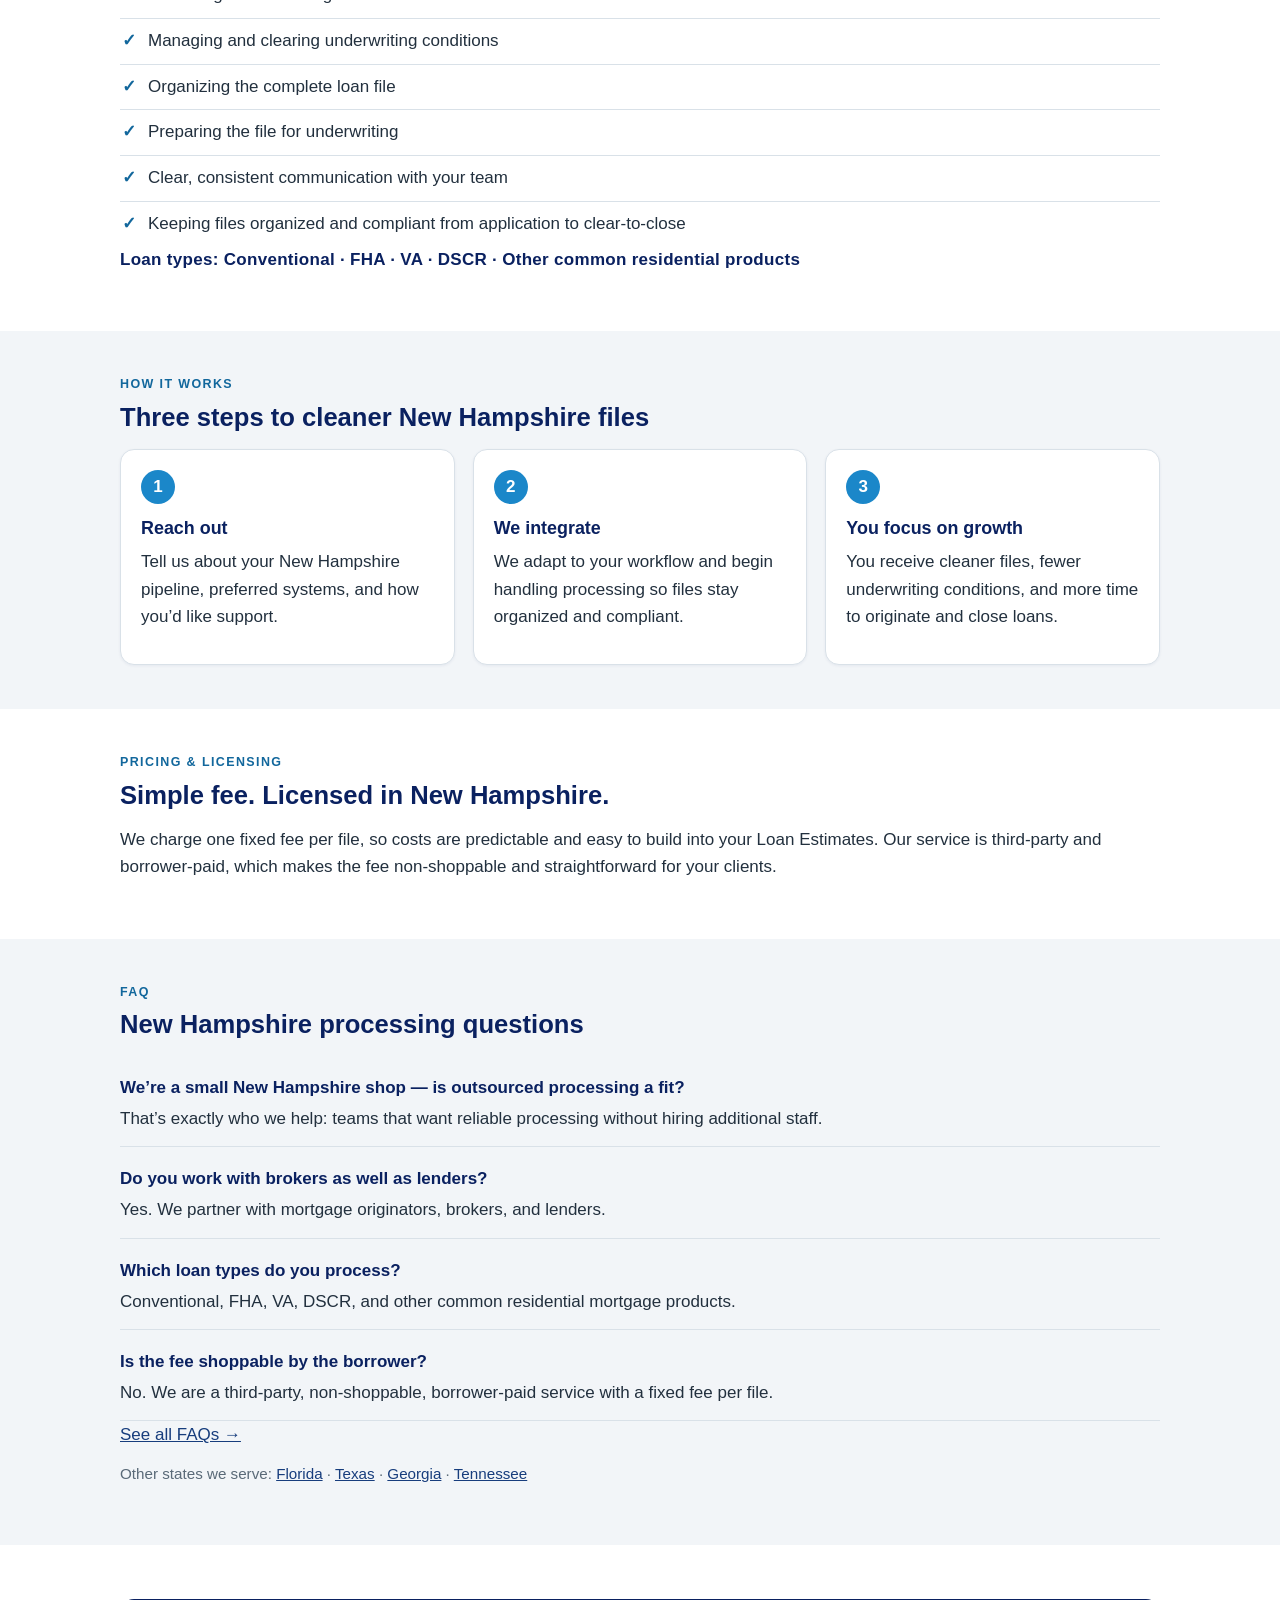
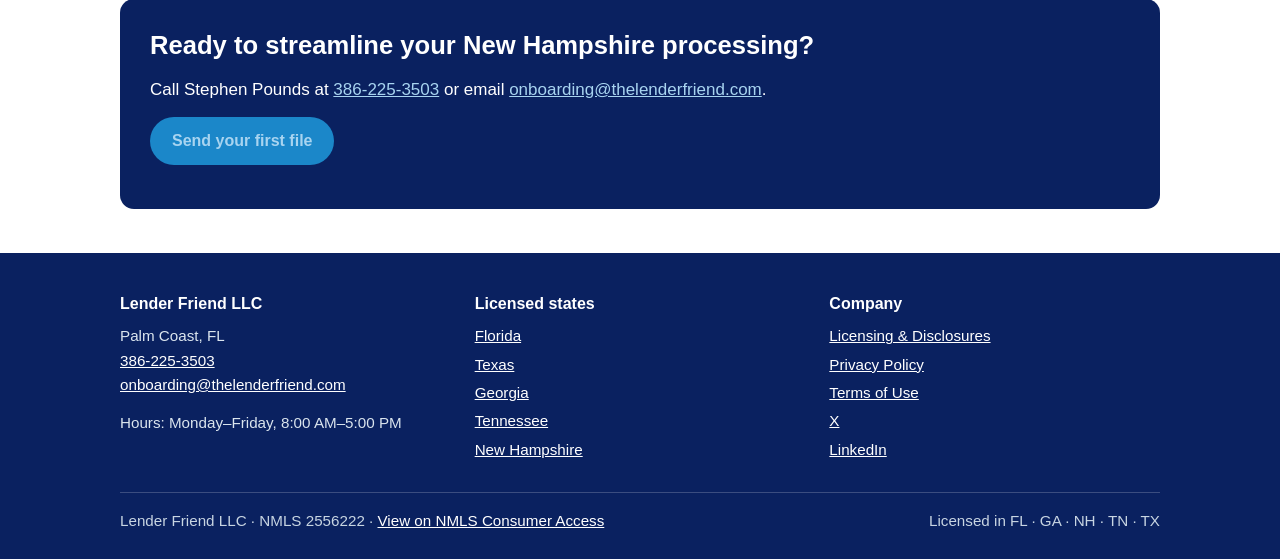
<file: new-hampshire/index.html>
<!DOCTYPE html>
<html lang="en">
<head>
<meta charset="utf-8">
<meta name="viewport" content="width=device-width, initial-scale=1">
<title>Mortgage Processor in New Hampshire | Lender Friend</title>
<meta name="description" content="Fixed-fee, borrower-paid third-party mortgage processing for New Hampshire originators — from the Merrimack Valley to the Seacoast.">
<link rel="stylesheet" href="../assets/style.css?v=4">
</head>
<body>
<header class="site-header">
  <div class="wrap header-inner">
    <a class="wordmark" href="../">
      <span class="name">Lender Friend</span>
      <span class="tag">Third-Party Mortgage Processing</span>
    </a>
    <div class="header-cta">
      <a class="phone" href="tel:+13862253503">386-225-3503</a>
      <a class="btn" href="../contact/">Send your first file</a>
    </div>
  </div>
  <nav class="main-nav" aria-label="Main">
    <div class="wrap">
      <ul>
        <li><a href="../">Home</a></li>
        <li><a href="../florida-mortgage-processor/">Florida</a></li>
        <li><a href="../texas-mortgage-processor/">Texas</a></li>
        <li><a href="../georgia-mortgage-processor/">Georgia</a></li>
        <li><a href="../tennessee/">Tennessee</a></li>
        <li><a href="../new-hampshire/" aria-current="page">New Hampshire</a></li>
        <li><a href="../faq-ready/">FAQ</a></li>
        <li><a href="../licensing/">Licensing</a></li>
        <li><a href="../contact/">Contact</a></li>
      </ul>
    </div>
  </nav>
</header>

<main>
  <div class="hero">
    <div class="wrap">
      <p class="eyebrow">Third-party mortgage processing · NMLS 2556222</p>
      <h1>Mortgage processing in New Hampshire</h1>
      <p class="lede">Fixed-fee, borrower-paid third-party processing for New Hampshire originators — from the Merrimack Valley to the Seacoast.</p>
      <div class="badges">
        <div class="badge"><strong>Licensed in New Hampshire</strong><span>Also FL · TX · GA · TN</span></div>
        <div class="badge"><strong>Fixed fee per file</strong><span>Borrower-paid · non-shoppable</span></div>
      </div>
    </div>
  </div>

  <section class="block">
    <div class="wrap">
      <p class="kicker">Processing for New Hampshire originators</p>
      <h2>Third-party loan processing built around your pipeline</h2>
      <p>New Hampshire is a smaller state, and many originators here run lean operations where every hour spent on processing is an hour not spent with borrowers. Files may come from Manchester and Nashua in the south, Concord in the capital region, Portsmouth on the Seacoast, or the Lakes Region and North Country.</p>
      <p>Lender Friend provides third-party mortgage processing for New Hampshire loan officers, brokers, and lenders. We collect documents, manage conditions, organize each file, and prepare it for underwriting, so a small team can handle a bigger pipeline without hiring in-house processing staff.</p>
      <p>We work remotely and inside your existing systems. You keep the client relationship; we keep the file moving.</p>
      <p>Many New Hampshire loan officers serve borrowers who are buying in one part of the state while working in another, or relocating from neighboring states. That makes clear communication and a well-documented file especially important. We focus on thorough documentation and proactive condition management so files reach underwriting complete, with fewer surprises along the way, whether the property is in Nashua, Concord, Portsmouth, or up north.</p>
    </div>
  </section>

  <section class="block alt">
    <div class="wrap">
      <p class="kicker">Where we support you</p>
      <h2>New Hampshire markets we process for</h2>
      <div class="grid cols-2">
        <div class="card">
          <h3>Manchester</h3>
          <p>The state’s largest city and the heart of the Merrimack Valley.</p>
        </div>
        <div class="card">
          <h3>Nashua</h3>
          <p>Southern New Hampshire along the Massachusetts border.</p>
        </div>
        <div class="card">
          <h3>Concord</h3>
          <p>The state capital and the surrounding Merrimack County area.</p>
        </div>
        <div class="card">
          <h3>Portsmouth</h3>
          <p>The Seacoast region, including Dover and Rochester.</p>
        </div>
      </div>
      <p>We also support files in Keene, Lebanon and the Upper Valley, the Lakes Region, and the North Country.</p>
    </div>
  </section>

  <section class="block">
    <div class="wrap">
      <p class="kicker">What we handle</p>
      <h2>Our New Hampshire processing services</h2>
      <ul class="checks">
          <li>Collecting and reviewing borrower documents</li>
          <li>Managing and clearing underwriting conditions</li>
          <li>Organizing the complete loan file</li>
          <li>Preparing the file for underwriting</li>
          <li>Clear, consistent communication with your team</li>
          <li>Keeping files organized and compliant from application to clear-to-close</li>
        </ul>
        <p class="loan-types">Loan types: Conventional · FHA · VA · DSCR · Other common residential products</p>
    </div>
  </section>

  <section class="block alt">
    <div class="wrap">
      <p class="kicker">How it works</p>
      <h2>Three steps to cleaner New Hampshire files</h2>
      <div class="grid cols-3 steps">
        <div class="step">
          <span class="num">1</span>
          <h3>Reach out</h3>
          <p>Tell us about your New Hampshire pipeline, preferred systems, and how you’d like support.</p>
        </div>
        <div class="step">
          <span class="num">2</span>
          <h3>We integrate</h3>
          <p>We adapt to your workflow and begin handling processing so files stay organized and compliant.</p>
        </div>
        <div class="step">
          <span class="num">3</span>
          <h3>You focus on growth</h3>
          <p>You receive cleaner files, fewer underwriting conditions, and more time to originate and close loans.</p>
        </div>
      </div>
    </div>
  </section>

  <section class="block">
    <div class="wrap">
      <p class="kicker">Pricing &amp; licensing</p>
      <h2>Simple fee. Licensed in New Hampshire.</h2>
      <p>We charge one fixed fee per file, so costs are predictable and easy to build into your Loan Estimates. Our service is third-party and borrower-paid, which makes the fee non-shoppable and straightforward for your clients.</p>
    </div>
  </section>

  <section class="block alt">
    <div class="wrap">
      <p class="kicker">FAQ</p>
      <h2>New Hampshire processing questions</h2>
      <div class="faq-item">
        <p class="q">We’re a small New Hampshire shop — is outsourced processing a fit?</p>
        <p>That’s exactly who we help: teams that want reliable processing without hiring additional staff.</p>
      </div>
      <div class="faq-item">
        <p class="q">Do you work with brokers as well as lenders?</p>
        <p>Yes. We partner with mortgage originators, brokers, and lenders.</p>
      </div>
      <div class="faq-item">
        <p class="q">Which loan types do you process?</p>
        <p>Conventional, FHA, VA, DSCR, and other common residential mortgage products.</p>
      </div>
      <div class="faq-item">
        <p class="q">Is the fee shoppable by the borrower?</p>
        <p>No. We are a third-party, non-shoppable, borrower-paid service with a fixed fee per file.</p>
      </div>
      <p><a href="../faq-ready/">See all FAQs →</a></p>
      <p class="state-links">Other states we serve: <a href="../florida-mortgage-processor/">Florida</a> · <a href="../texas-mortgage-processor/">Texas</a> · <a href="../georgia-mortgage-processor/">Georgia</a> · <a href="../tennessee/">Tennessee</a></p>
    </div>
  </section>

  <section class="block">
    <div class="wrap">
      <div class="cta-band">
        <h2>Ready to streamline your New Hampshire processing?</h2>
        <p>Call Stephen Pounds at <a href="tel:+13862253503">386-225-3503</a> or email <a href="mailto:onboarding@thelenderfriend.com">onboarding@thelenderfriend.com</a>.</p>
        <p><a class="btn" href="../contact/">Send your first file</a></p>
      </div>
    </div>
  </section>
</main>

<footer class="site-footer">
  <div class="wrap">
    <div class="footer-grid">
      <div>
        <h3>Lender Friend LLC</h3>
        <p>Palm Coast, FL<br>
        <a href="tel:+13862253503">386-225-3503</a><br>
        <a href="mailto:onboarding@thelenderfriend.com">onboarding@thelenderfriend.com</a></p>
        <p>Hours: Monday–Friday, 8:00 AM–5:00 PM</p>
      </div>
      <div>
        <h3>Licensed states</h3>
        <ul>
          <li><a href="../florida-mortgage-processor/">Florida</a></li>
          <li><a href="../texas-mortgage-processor/">Texas</a></li>
          <li><a href="../georgia-mortgage-processor/">Georgia</a></li>
          <li><a href="../tennessee/">Tennessee</a></li>
          <li><a href="../new-hampshire/">New Hampshire</a></li>
        </ul>
      </div>
      <div>
        <h3>Company</h3>
        <ul>
          <li><a href="../licensing/">Licensing &amp; Disclosures</a></li>
          <li><a href="../privacy/">Privacy Policy</a></li>
          <li><a href="../terms/">Terms of Use</a></li>
          <li><a href="https://x.com/TheLenderFriend" rel="noopener">X</a></li>
          <li><a href="https://www.linkedin.com/company/thelenderfriend" rel="noopener">LinkedIn</a></li>
        </ul>
      </div>
    </div>
    <div class="footer-bottom">
      <span>Lender Friend LLC · NMLS 2556222 · <a href="https://www.nmlsconsumeraccess.org" rel="noopener">View on NMLS Consumer Access</a></span>
      <span>Licensed in FL · GA · NH · TN · TX</span>
    </div>
  </div>
</footer>
</body>
</html>
</file>
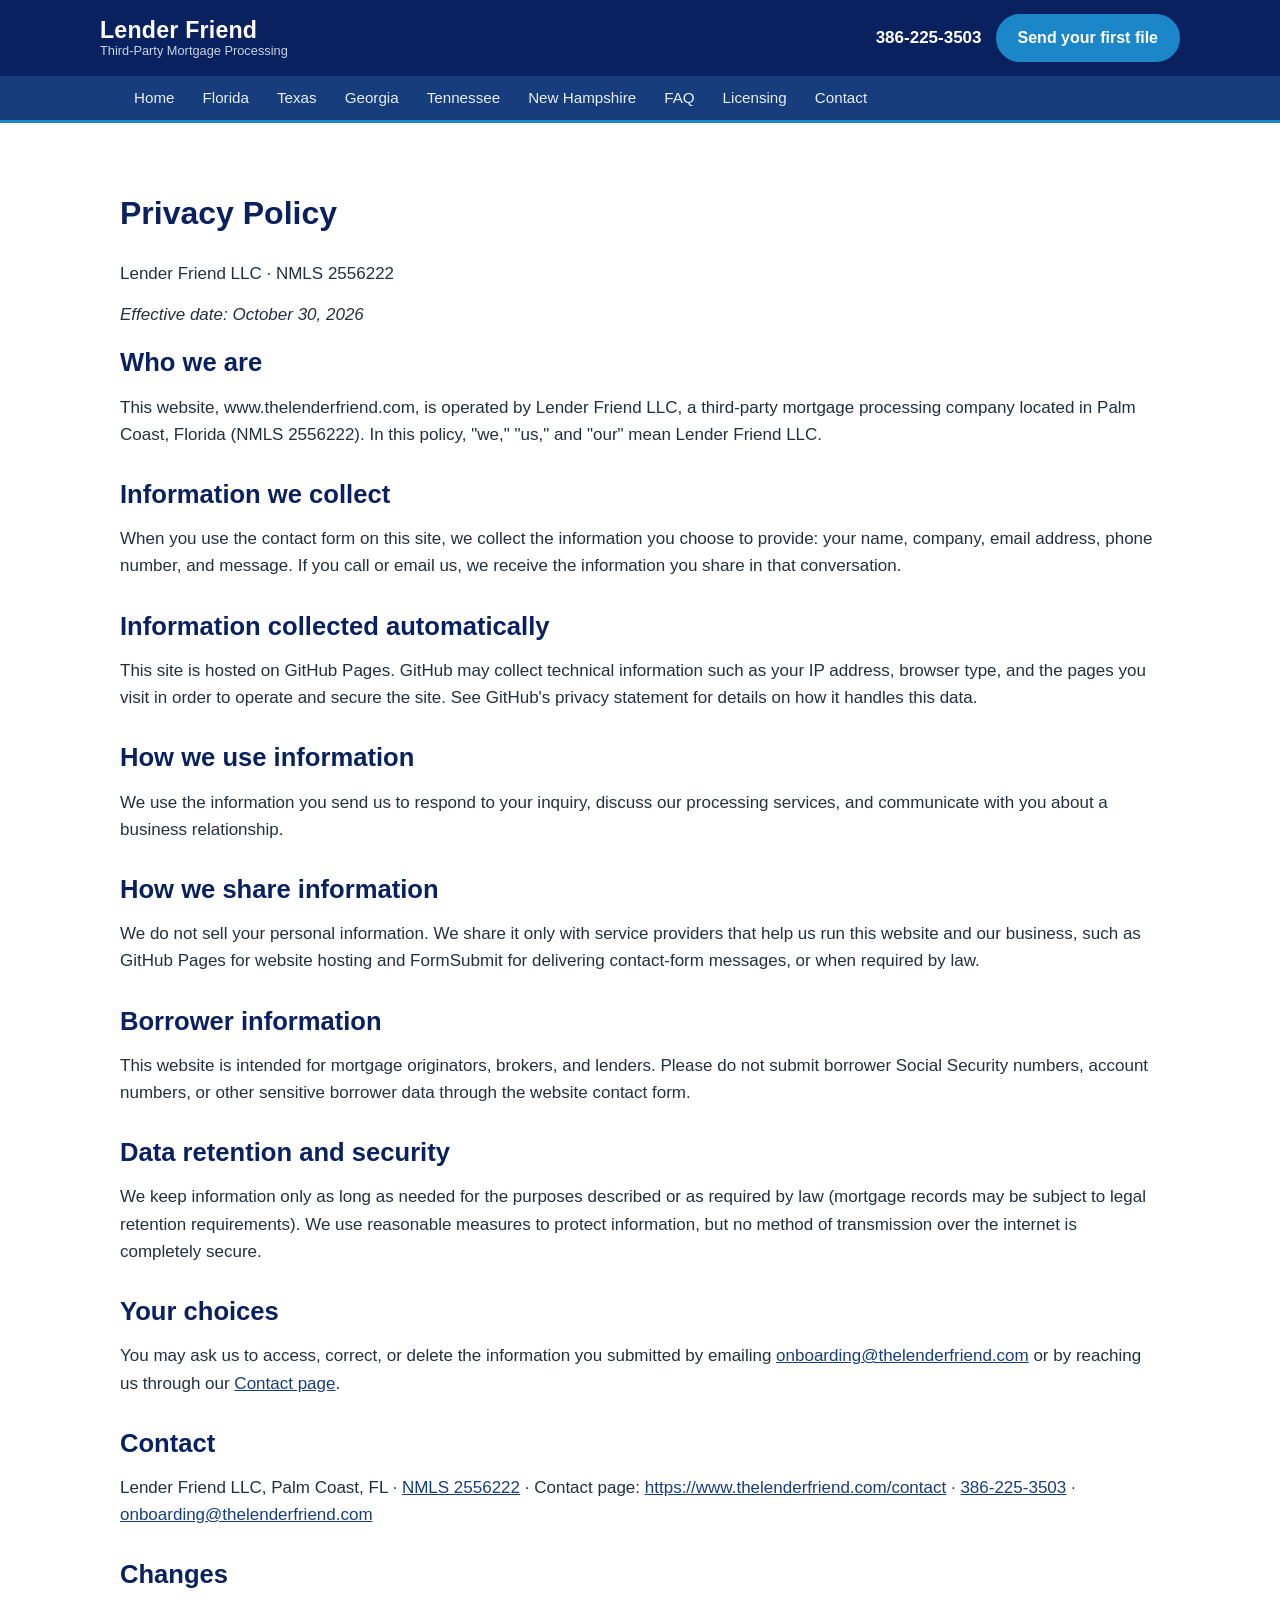
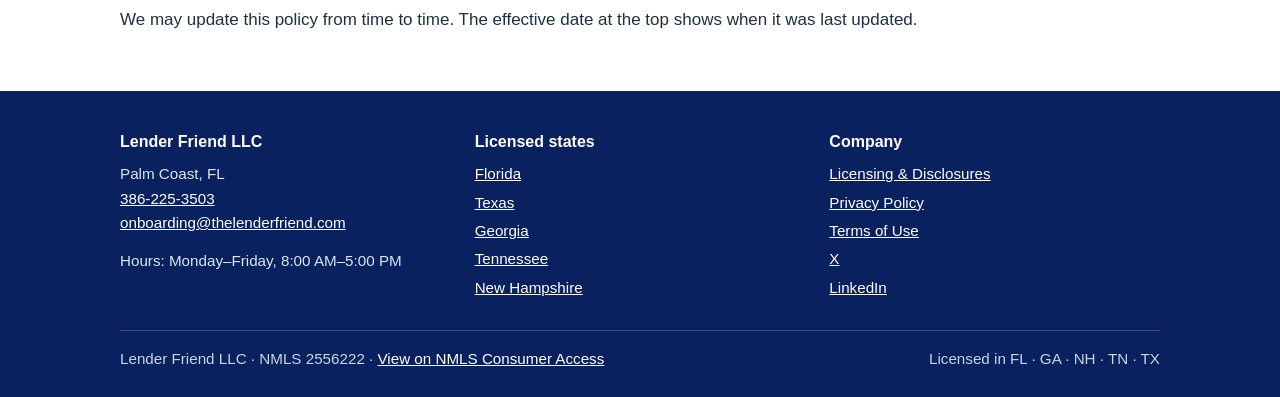
<file: privacy/index.html>
<!DOCTYPE html>
<html lang="en">
<head>
<meta charset="utf-8">
<meta name="viewport" content="width=device-width, initial-scale=1">
<title>Privacy Policy | Lender Friend</title>
<meta name="description" content="Privacy Policy for Lender Friend LLC (NMLS 2556222) — what information the thelenderfriend.com website collects, how it is used and shared, and your choices.">
<link rel="stylesheet" href="../assets/style.css?v=4">
</head>
<body>
<header class="site-header">
  <div class="wrap header-inner">
    <a class="wordmark" href="../">
      <span class="name">Lender Friend</span>
      <span class="tag">Third-Party Mortgage Processing</span>
    </a>
    <div class="header-cta">
      <a class="phone" href="tel:+13862253503">386-225-3503</a>
      <a class="btn" href="../contact/">Send your first file</a>
    </div>
  </div>
  <nav class="main-nav" aria-label="Main">
    <div class="wrap">
      <ul>
        <li><a href="../">Home</a></li>
        <li><a href="../florida-mortgage-processor/">Florida</a></li>
        <li><a href="../texas-mortgage-processor/">Texas</a></li>
        <li><a href="../georgia-mortgage-processor/">Georgia</a></li>
        <li><a href="../tennessee/">Tennessee</a></li>
        <li><a href="../new-hampshire/">New Hampshire</a></li>
        <li><a href="../faq-ready/">FAQ</a></li>
        <li><a href="../licensing/">Licensing</a></li>
        <li><a href="../contact/">Contact</a></li>
      </ul>
    </div>
  </nav>
</header>

<main class="wrap">
  <section class="block legal">
    <h1>Privacy Policy</h1>
    <p>Lender Friend LLC · NMLS 2556222</p>
    <p><em>Effective date: October 30, 2026</em></p>

    <h2>Who we are</h2>
    <p>This website, www.thelenderfriend.com, is operated by Lender Friend LLC, a third-party mortgage processing company located in Palm Coast, Florida (NMLS 2556222). In this policy, "we," "us," and "our" mean Lender Friend LLC.</p>

    <h2>Information we collect</h2>
    <p>When you use the contact form on this site, we collect the information you choose to provide: your name, company, email address, phone number, and message. If you call or email us, we receive the information you share in that conversation.</p>

    <h2>Information collected automatically</h2>
    <p>This site is hosted on GitHub Pages. GitHub may collect technical information such as your IP address, browser type, and the pages you visit in order to operate and secure the site. See GitHub's privacy statement for details on how it handles this data.</p>

    <h2>How we use information</h2>
    <p>We use the information you send us to respond to your inquiry, discuss our processing services, and communicate with you about a business relationship.</p>

    <h2>How we share information</h2>
    <p>We do not sell your personal information. We share it only with service providers that help us run this website and our business, such as GitHub Pages for website hosting and FormSubmit for delivering contact-form messages, or when required by law.</p>

    <h2>Borrower information</h2>
    <p>This website is intended for mortgage originators, brokers, and lenders. Please do not submit borrower Social Security numbers, account numbers, or other sensitive borrower data through the website contact form.</p>

    <h2>Data retention and security</h2>
    <p>We keep information only as long as needed for the purposes described or as required by law (mortgage records may be subject to legal retention requirements). We use reasonable measures to protect information, but no method of transmission over the internet is completely secure.</p>

    <h2>Your choices</h2>
    <p>You may ask us to access, correct, or delete the information you submitted by emailing <a href="mailto:onboarding@thelenderfriend.com">onboarding@thelenderfriend.com</a> or by reaching us through our <a href="../contact/">Contact page</a>.</p>

    <h2>Contact</h2>
    <p>Lender Friend LLC, Palm Coast, FL · <a href="https://www.nmlsconsumeraccess.org" rel="noopener">NMLS 2556222</a> · Contact page: <a href="../contact/">https://www.thelenderfriend.com/contact</a> · <a href="tel:+13862253503">386-225-3503</a> · <a href="mailto:onboarding@thelenderfriend.com">onboarding@thelenderfriend.com</a></p>

    <h2>Changes</h2>
    <p>We may update this policy from time to time. The effective date at the top shows when it was last updated.</p>
  </section>
</main>

<footer class="site-footer">
  <div class="wrap">
    <div class="footer-grid">
      <div>
        <h3>Lender Friend LLC</h3>
        <p>Palm Coast, FL<br>
        <a href="tel:+13862253503">386-225-3503</a><br>
        <a href="mailto:onboarding@thelenderfriend.com">onboarding@thelenderfriend.com</a></p>
        <p>Hours: Monday–Friday, 8:00 AM–5:00 PM</p>
      </div>
      <div>
        <h3>Licensed states</h3>
        <ul>
          <li><a href="../florida-mortgage-processor/">Florida</a></li>
          <li><a href="../texas-mortgage-processor/">Texas</a></li>
          <li><a href="../georgia-mortgage-processor/">Georgia</a></li>
          <li><a href="../tennessee/">Tennessee</a></li>
          <li><a href="../new-hampshire/">New Hampshire</a></li>
        </ul>
      </div>
      <div>
        <h3>Company</h3>
        <ul>
          <li><a href="../licensing/">Licensing &amp; Disclosures</a></li>
          <li><a href="../privacy/">Privacy Policy</a></li>
          <li><a href="../terms/">Terms of Use</a></li>
          <li><a href="https://x.com/TheLenderFriend" rel="noopener">X</a></li>
          <li><a href="https://www.linkedin.com/company/thelenderfriend" rel="noopener">LinkedIn</a></li>
        </ul>
      </div>
    </div>
    <div class="footer-bottom">
      <span>Lender Friend LLC · NMLS 2556222 · <a href="https://www.nmlsconsumeraccess.org" rel="noopener">View on NMLS Consumer Access</a></span>
      <span>Licensed in FL · GA · NH · TN · TX</span>
    </div>
  </div>
</footer>
</body>
</html>
</file>
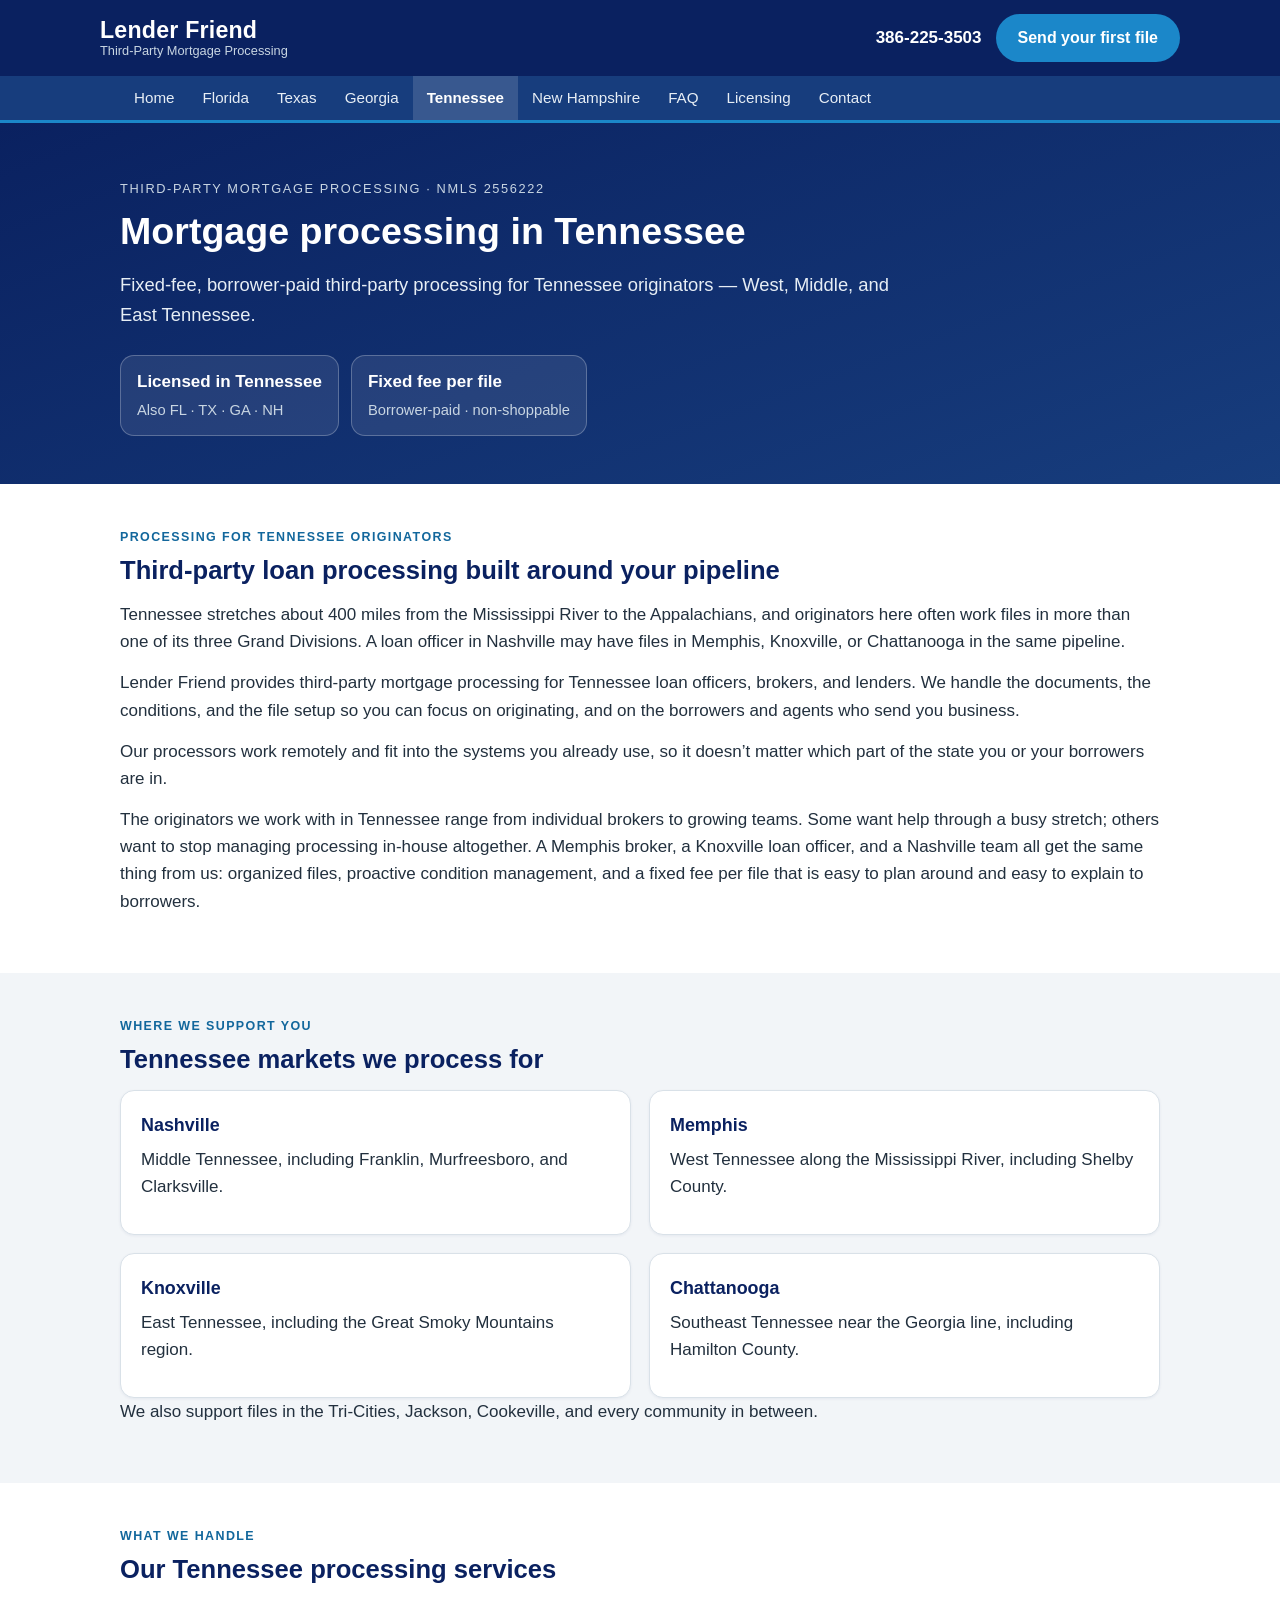
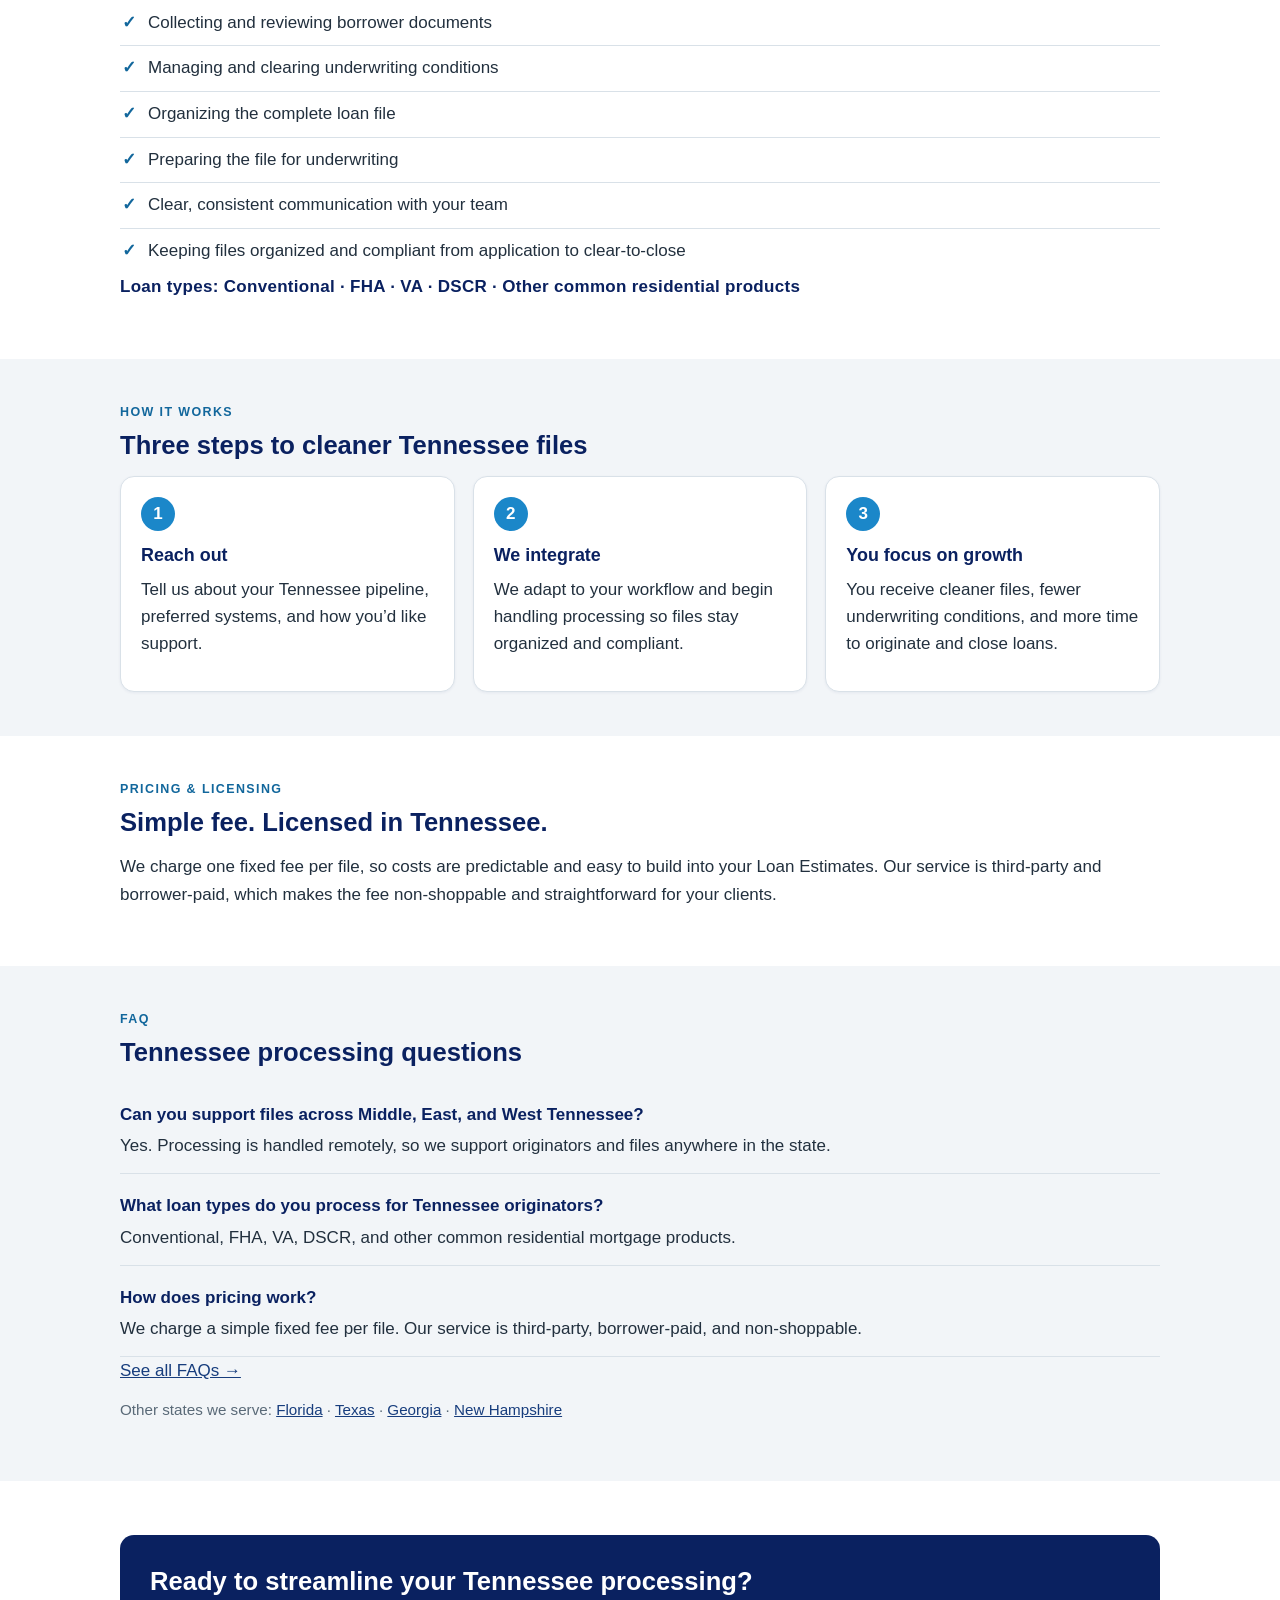
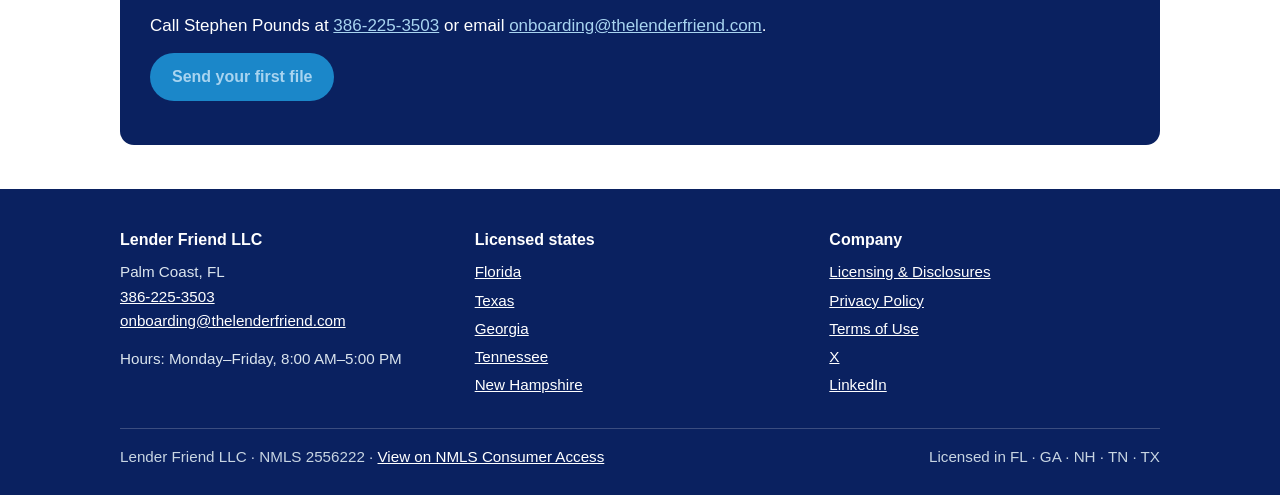
<file: tennessee/index.html>
<!DOCTYPE html>
<html lang="en">
<head>
<meta charset="utf-8">
<meta name="viewport" content="width=device-width, initial-scale=1">
<title>Mortgage Processor in Tennessee | Lender Friend</title>
<meta name="description" content="Fixed-fee, borrower-paid third-party mortgage processing for Tennessee originators — West, Middle, and East Tennessee.">
<link rel="stylesheet" href="../assets/style.css?v=4">
</head>
<body>
<header class="site-header">
  <div class="wrap header-inner">
    <a class="wordmark" href="../">
      <span class="name">Lender Friend</span>
      <span class="tag">Third-Party Mortgage Processing</span>
    </a>
    <div class="header-cta">
      <a class="phone" href="tel:+13862253503">386-225-3503</a>
      <a class="btn" href="../contact/">Send your first file</a>
    </div>
  </div>
  <nav class="main-nav" aria-label="Main">
    <div class="wrap">
      <ul>
        <li><a href="../">Home</a></li>
        <li><a href="../florida-mortgage-processor/">Florida</a></li>
        <li><a href="../texas-mortgage-processor/">Texas</a></li>
        <li><a href="../georgia-mortgage-processor/">Georgia</a></li>
        <li><a href="../tennessee/" aria-current="page">Tennessee</a></li>
        <li><a href="../new-hampshire/">New Hampshire</a></li>
        <li><a href="../faq-ready/">FAQ</a></li>
        <li><a href="../licensing/">Licensing</a></li>
        <li><a href="../contact/">Contact</a></li>
      </ul>
    </div>
  </nav>
</header>

<main>
  <div class="hero">
    <div class="wrap">
      <p class="eyebrow">Third-party mortgage processing · NMLS 2556222</p>
      <h1>Mortgage processing in Tennessee</h1>
      <p class="lede">Fixed-fee, borrower-paid third-party processing for Tennessee originators — West, Middle, and East Tennessee.</p>
      <div class="badges">
        <div class="badge"><strong>Licensed in Tennessee</strong><span>Also FL · TX · GA · NH</span></div>
        <div class="badge"><strong>Fixed fee per file</strong><span>Borrower-paid · non-shoppable</span></div>
      </div>
    </div>
  </div>

  <section class="block">
    <div class="wrap">
      <p class="kicker">Processing for Tennessee originators</p>
      <h2>Third-party loan processing built around your pipeline</h2>
      <p>Tennessee stretches about 400 miles from the Mississippi River to the Appalachians, and originators here often work files in more than one of its three Grand Divisions. A loan officer in Nashville may have files in Memphis, Knoxville, or Chattanooga in the same pipeline.</p>
      <p>Lender Friend provides third-party mortgage processing for Tennessee loan officers, brokers, and lenders. We handle the documents, the conditions, and the file setup so you can focus on originating, and on the borrowers and agents who send you business.</p>
      <p>Our processors work remotely and fit into the systems you already use, so it doesn’t matter which part of the state you or your borrowers are in.</p>
      <p>The originators we work with in Tennessee range from individual brokers to growing teams. Some want help through a busy stretch; others want to stop managing processing in-house altogether. A Memphis broker, a Knoxville loan officer, and a Nashville team all get the same thing from us: organized files, proactive condition management, and a fixed fee per file that is easy to plan around and easy to explain to borrowers.</p>
    </div>
  </section>

  <section class="block alt">
    <div class="wrap">
      <p class="kicker">Where we support you</p>
      <h2>Tennessee markets we process for</h2>
      <div class="grid cols-2">
        <div class="card">
          <h3>Nashville</h3>
          <p>Middle Tennessee, including Franklin, Murfreesboro, and Clarksville.</p>
        </div>
        <div class="card">
          <h3>Memphis</h3>
          <p>West Tennessee along the Mississippi River, including Shelby County.</p>
        </div>
        <div class="card">
          <h3>Knoxville</h3>
          <p>East Tennessee, including the Great Smoky Mountains region.</p>
        </div>
        <div class="card">
          <h3>Chattanooga</h3>
          <p>Southeast Tennessee near the Georgia line, including Hamilton County.</p>
        </div>
      </div>
      <p>We also support files in the Tri-Cities, Jackson, Cookeville, and every community in between.</p>
    </div>
  </section>

  <section class="block">
    <div class="wrap">
      <p class="kicker">What we handle</p>
      <h2>Our Tennessee processing services</h2>
      <ul class="checks">
          <li>Collecting and reviewing borrower documents</li>
          <li>Managing and clearing underwriting conditions</li>
          <li>Organizing the complete loan file</li>
          <li>Preparing the file for underwriting</li>
          <li>Clear, consistent communication with your team</li>
          <li>Keeping files organized and compliant from application to clear-to-close</li>
        </ul>
        <p class="loan-types">Loan types: Conventional · FHA · VA · DSCR · Other common residential products</p>
    </div>
  </section>

  <section class="block alt">
    <div class="wrap">
      <p class="kicker">How it works</p>
      <h2>Three steps to cleaner Tennessee files</h2>
      <div class="grid cols-3 steps">
        <div class="step">
          <span class="num">1</span>
          <h3>Reach out</h3>
          <p>Tell us about your Tennessee pipeline, preferred systems, and how you’d like support.</p>
        </div>
        <div class="step">
          <span class="num">2</span>
          <h3>We integrate</h3>
          <p>We adapt to your workflow and begin handling processing so files stay organized and compliant.</p>
        </div>
        <div class="step">
          <span class="num">3</span>
          <h3>You focus on growth</h3>
          <p>You receive cleaner files, fewer underwriting conditions, and more time to originate and close loans.</p>
        </div>
      </div>
    </div>
  </section>

  <section class="block">
    <div class="wrap">
      <p class="kicker">Pricing &amp; licensing</p>
      <h2>Simple fee. Licensed in Tennessee.</h2>
      <p>We charge one fixed fee per file, so costs are predictable and easy to build into your Loan Estimates. Our service is third-party and borrower-paid, which makes the fee non-shoppable and straightforward for your clients.</p>
    </div>
  </section>

  <section class="block alt">
    <div class="wrap">
      <p class="kicker">FAQ</p>
      <h2>Tennessee processing questions</h2>
      <div class="faq-item">
        <p class="q">Can you support files across Middle, East, and West Tennessee?</p>
        <p>Yes. Processing is handled remotely, so we support originators and files anywhere in the state.</p>
      </div>
      <div class="faq-item">
        <p class="q">What loan types do you process for Tennessee originators?</p>
        <p>Conventional, FHA, VA, DSCR, and other common residential mortgage products.</p>
      </div>
      <div class="faq-item">
        <p class="q">How does pricing work?</p>
        <p>We charge a simple fixed fee per file. Our service is third-party, borrower-paid, and non-shoppable.</p>
      </div>
      <p><a href="../faq-ready/">See all FAQs →</a></p>
      <p class="state-links">Other states we serve: <a href="../florida-mortgage-processor/">Florida</a> · <a href="../texas-mortgage-processor/">Texas</a> · <a href="../georgia-mortgage-processor/">Georgia</a> · <a href="../new-hampshire/">New Hampshire</a></p>
    </div>
  </section>

  <section class="block">
    <div class="wrap">
      <div class="cta-band">
        <h2>Ready to streamline your Tennessee processing?</h2>
        <p>Call Stephen Pounds at <a href="tel:+13862253503">386-225-3503</a> or email <a href="mailto:onboarding@thelenderfriend.com">onboarding@thelenderfriend.com</a>.</p>
        <p><a class="btn" href="../contact/">Send your first file</a></p>
      </div>
    </div>
  </section>
</main>

<footer class="site-footer">
  <div class="wrap">
    <div class="footer-grid">
      <div>
        <h3>Lender Friend LLC</h3>
        <p>Palm Coast, FL<br>
        <a href="tel:+13862253503">386-225-3503</a><br>
        <a href="mailto:onboarding@thelenderfriend.com">onboarding@thelenderfriend.com</a></p>
        <p>Hours: Monday–Friday, 8:00 AM–5:00 PM</p>
      </div>
      <div>
        <h3>Licensed states</h3>
        <ul>
          <li><a href="../florida-mortgage-processor/">Florida</a></li>
          <li><a href="../texas-mortgage-processor/">Texas</a></li>
          <li><a href="../georgia-mortgage-processor/">Georgia</a></li>
          <li><a href="../tennessee/">Tennessee</a></li>
          <li><a href="../new-hampshire/">New Hampshire</a></li>
        </ul>
      </div>
      <div>
        <h3>Company</h3>
        <ul>
          <li><a href="../licensing/">Licensing &amp; Disclosures</a></li>
          <li><a href="../privacy/">Privacy Policy</a></li>
          <li><a href="../terms/">Terms of Use</a></li>
          <li><a href="https://x.com/TheLenderFriend" rel="noopener">X</a></li>
          <li><a href="https://www.linkedin.com/company/thelenderfriend" rel="noopener">LinkedIn</a></li>
        </ul>
      </div>
    </div>
    <div class="footer-bottom">
      <span>Lender Friend LLC · NMLS 2556222 · <a href="https://www.nmlsconsumeraccess.org" rel="noopener">View on NMLS Consumer Access</a></span>
      <span>Licensed in FL · GA · NH · TN · TX</span>
    </div>
  </div>
</footer>
</body>
</html>
</file>
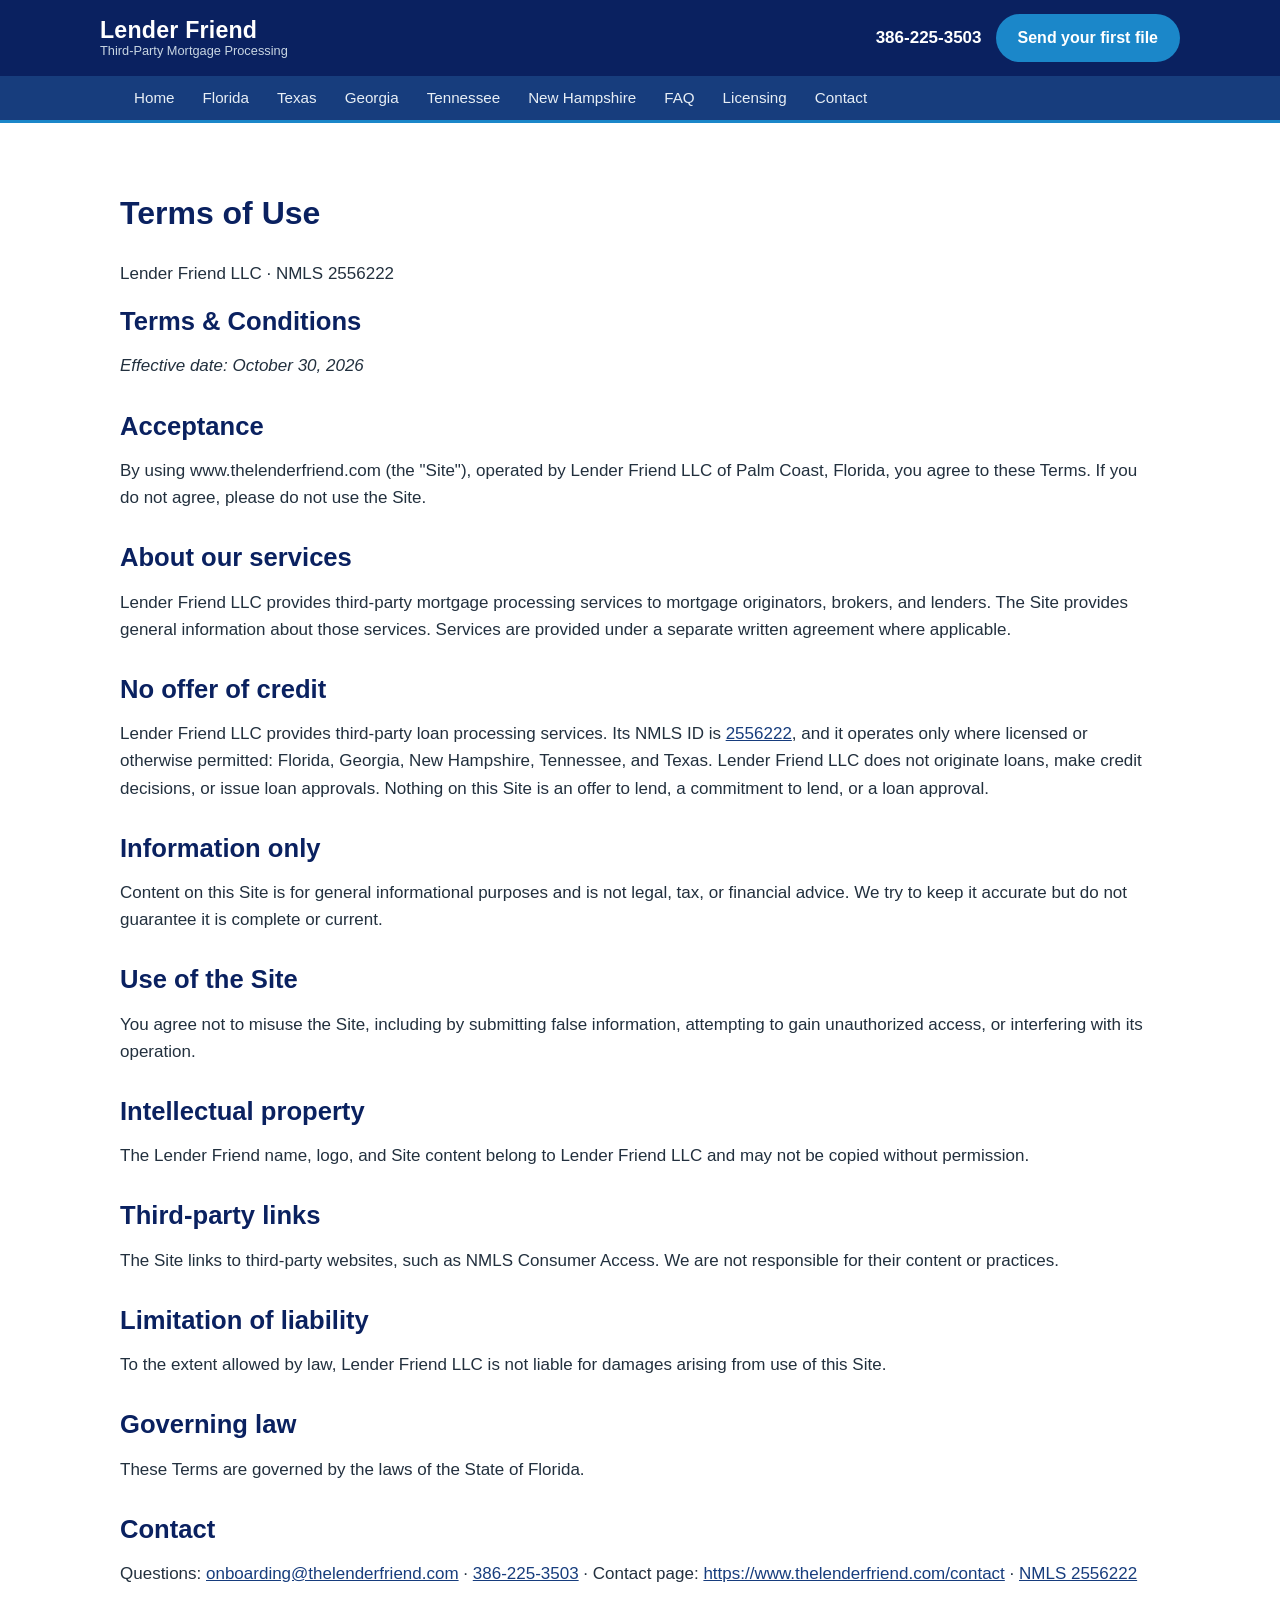
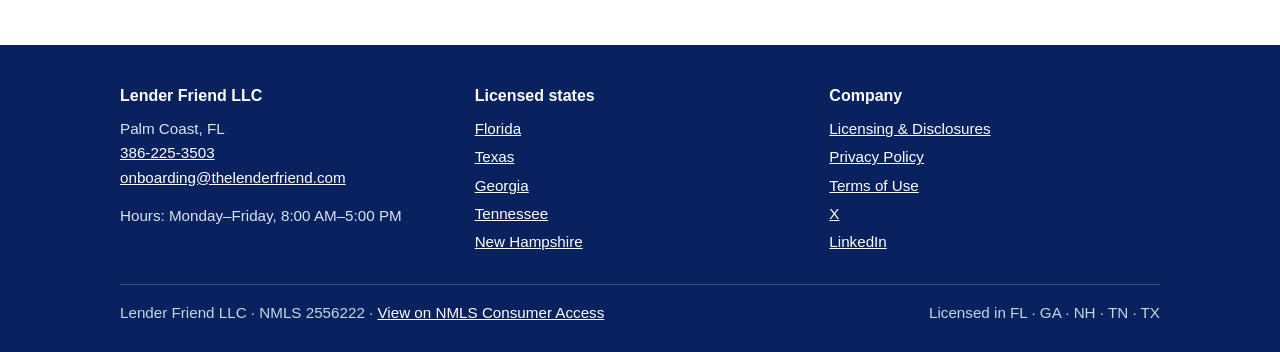
<file: terms/index.html>
<!DOCTYPE html>
<html lang="en">
<head>
<meta charset="utf-8">
<meta name="viewport" content="width=device-width, initial-scale=1">
<title>Terms of Use | Lender Friend</title>
<meta name="description" content="Terms of Use for thelenderfriend.com, operated by Lender Friend LLC (NMLS 2556222), a third-party mortgage processing company in Palm Coast, Florida.">
<link rel="stylesheet" href="../assets/style.css?v=4">
</head>
<body>
<header class="site-header">
  <div class="wrap header-inner">
    <a class="wordmark" href="../">
      <span class="name">Lender Friend</span>
      <span class="tag">Third-Party Mortgage Processing</span>
    </a>
    <div class="header-cta">
      <a class="phone" href="tel:+13862253503">386-225-3503</a>
      <a class="btn" href="../contact/">Send your first file</a>
    </div>
  </div>
  <nav class="main-nav" aria-label="Main">
    <div class="wrap">
      <ul>
        <li><a href="../">Home</a></li>
        <li><a href="../florida-mortgage-processor/">Florida</a></li>
        <li><a href="../texas-mortgage-processor/">Texas</a></li>
        <li><a href="../georgia-mortgage-processor/">Georgia</a></li>
        <li><a href="../tennessee/">Tennessee</a></li>
        <li><a href="../new-hampshire/">New Hampshire</a></li>
        <li><a href="../faq-ready/">FAQ</a></li>
        <li><a href="../licensing/">Licensing</a></li>
        <li><a href="../contact/">Contact</a></li>
      </ul>
    </div>
  </nav>
</header>

<main class="wrap">
  <section class="block legal">
    <h1>Terms of Use</h1>
    <p>Lender Friend LLC · NMLS 2556222</p>

    <h2>Terms &amp; Conditions</h2>
    <p><em>Effective date: October 30, 2026</em></p>

    <h2>Acceptance</h2>
    <p>By using www.thelenderfriend.com (the "Site"), operated by Lender Friend LLC of Palm Coast, Florida, you agree to these Terms. If you do not agree, please do not use the Site.</p>

    <h2>About our services</h2>
    <p>Lender Friend LLC provides third-party mortgage processing services to mortgage originators, brokers, and lenders. The Site provides general information about those services. Services are provided under a separate written agreement where applicable.</p>

    <h2>No offer of credit</h2>
    <p>Lender Friend LLC provides third-party loan processing services. Its NMLS ID is <a href="https://www.nmlsconsumeraccess.org" rel="noopener">2556222</a>, and it operates only where licensed or otherwise permitted: Florida, Georgia, New Hampshire, Tennessee, and Texas. Lender Friend LLC does not originate loans, make credit decisions, or issue loan approvals. Nothing on this Site is an offer to lend, a commitment to lend, or a loan approval.</p>

    <h2>Information only</h2>
    <p>Content on this Site is for general informational purposes and is not legal, tax, or financial advice. We try to keep it accurate but do not guarantee it is complete or current.</p>

    <h2>Use of the Site</h2>
    <p>You agree not to misuse the Site, including by submitting false information, attempting to gain unauthorized access, or interfering with its operation.</p>

    <h2>Intellectual property</h2>
    <p>The Lender Friend name, logo, and Site content belong to Lender Friend LLC and may not be copied without permission.</p>

    <h2>Third-party links</h2>
    <p>The Site links to third-party websites, such as NMLS Consumer Access. We are not responsible for their content or practices.</p>

    <h2>Limitation of liability</h2>
    <p>To the extent allowed by law, Lender Friend LLC is not liable for damages arising from use of this Site.</p>

    <h2>Governing law</h2>
    <p>These Terms are governed by the laws of the State of Florida.</p>

    <h2>Contact</h2>
    <p>Questions: <a href="mailto:onboarding@thelenderfriend.com">onboarding@thelenderfriend.com</a> · <a href="tel:+13862253503">386-225-3503</a> · Contact page: <a href="../contact/">https://www.thelenderfriend.com/contact</a> · <a href="https://www.nmlsconsumeraccess.org" rel="noopener">NMLS 2556222</a></p>
  </section>
</main>

<footer class="site-footer">
  <div class="wrap">
    <div class="footer-grid">
      <div>
        <h3>Lender Friend LLC</h3>
        <p>Palm Coast, FL<br>
        <a href="tel:+13862253503">386-225-3503</a><br>
        <a href="mailto:onboarding@thelenderfriend.com">onboarding@thelenderfriend.com</a></p>
        <p>Hours: Monday–Friday, 8:00 AM–5:00 PM</p>
      </div>
      <div>
        <h3>Licensed states</h3>
        <ul>
          <li><a href="../florida-mortgage-processor/">Florida</a></li>
          <li><a href="../texas-mortgage-processor/">Texas</a></li>
          <li><a href="../georgia-mortgage-processor/">Georgia</a></li>
          <li><a href="../tennessee/">Tennessee</a></li>
          <li><a href="../new-hampshire/">New Hampshire</a></li>
        </ul>
      </div>
      <div>
        <h3>Company</h3>
        <ul>
          <li><a href="../licensing/">Licensing &amp; Disclosures</a></li>
          <li><a href="../privacy/">Privacy Policy</a></li>
          <li><a href="../terms/">Terms of Use</a></li>
          <li><a href="https://x.com/TheLenderFriend" rel="noopener">X</a></li>
          <li><a href="https://www.linkedin.com/company/thelenderfriend" rel="noopener">LinkedIn</a></li>
        </ul>
      </div>
    </div>
    <div class="footer-bottom">
      <span>Lender Friend LLC · NMLS 2556222 · <a href="https://www.nmlsconsumeraccess.org" rel="noopener">View on NMLS Consumer Access</a></span>
      <span>Licensed in FL · GA · NH · TN · TX</span>
    </div>
  </div>
</footer>
</body>
</html>
</file>
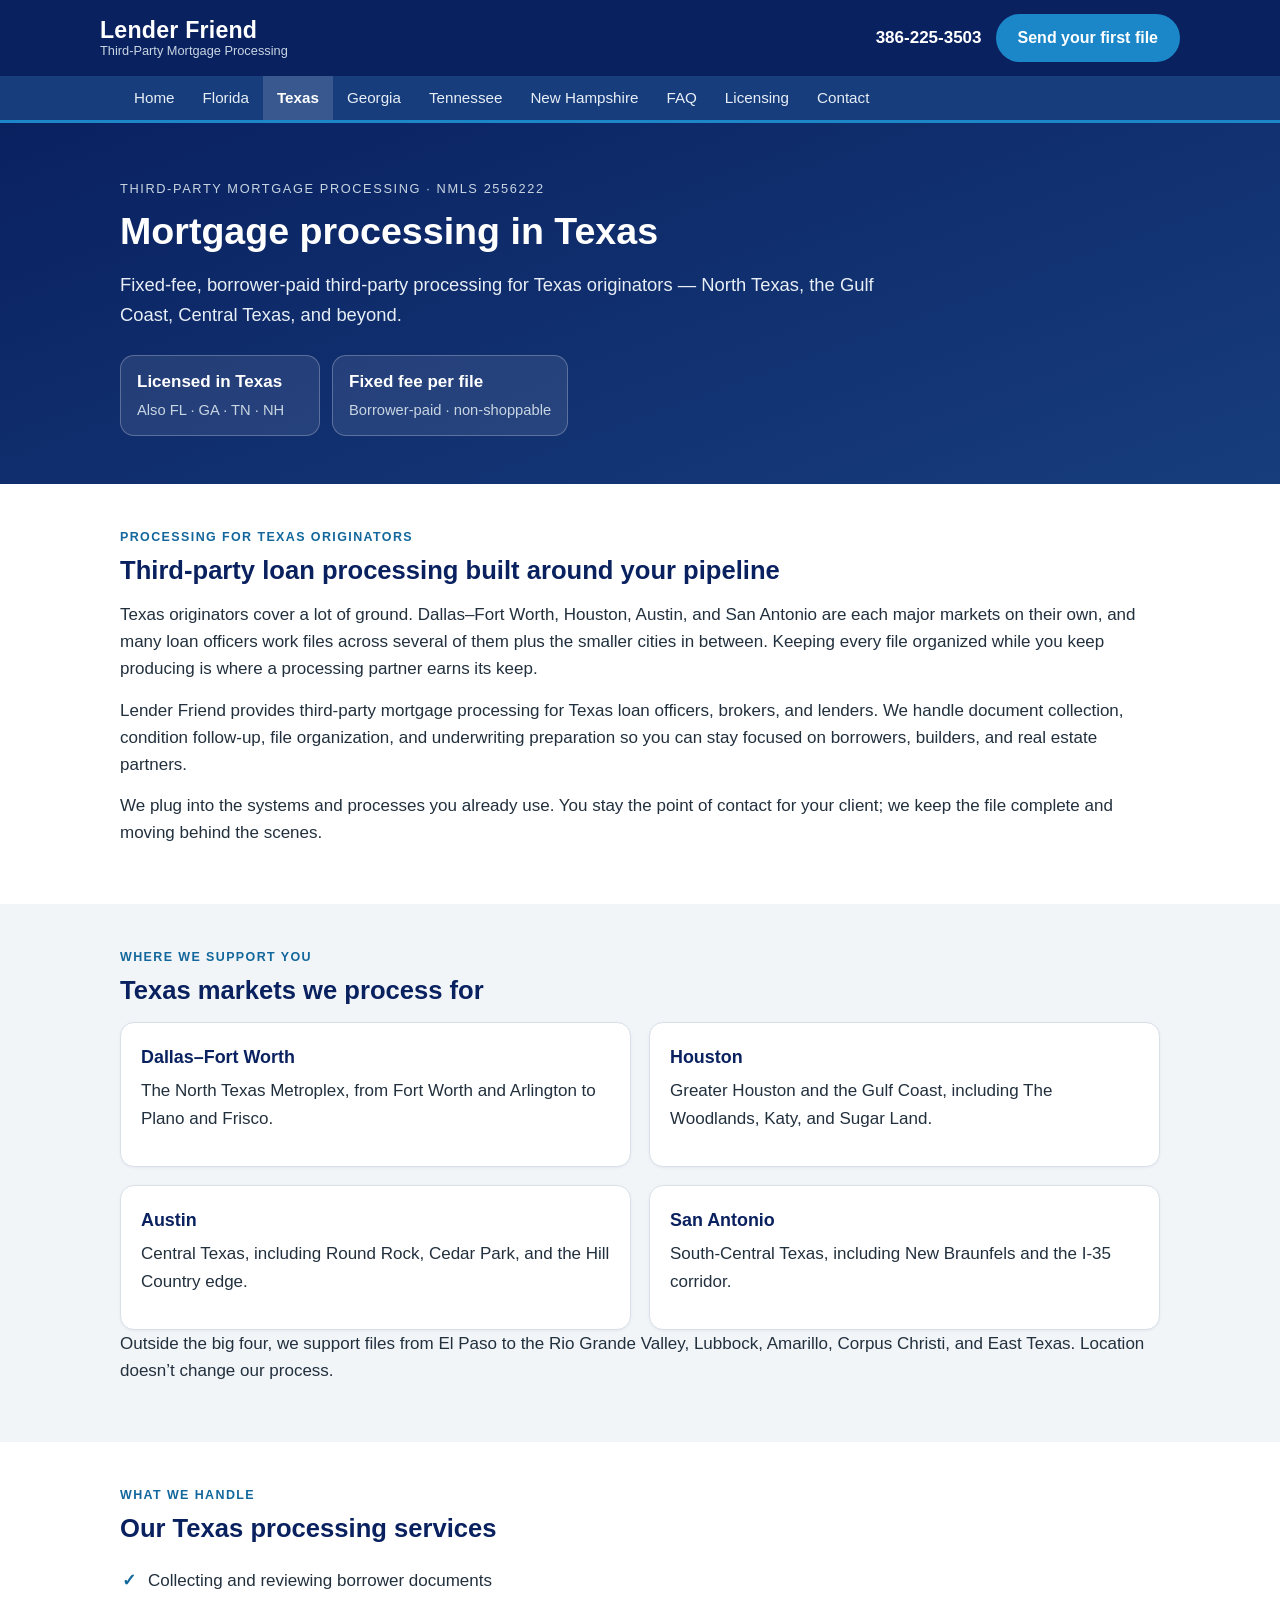
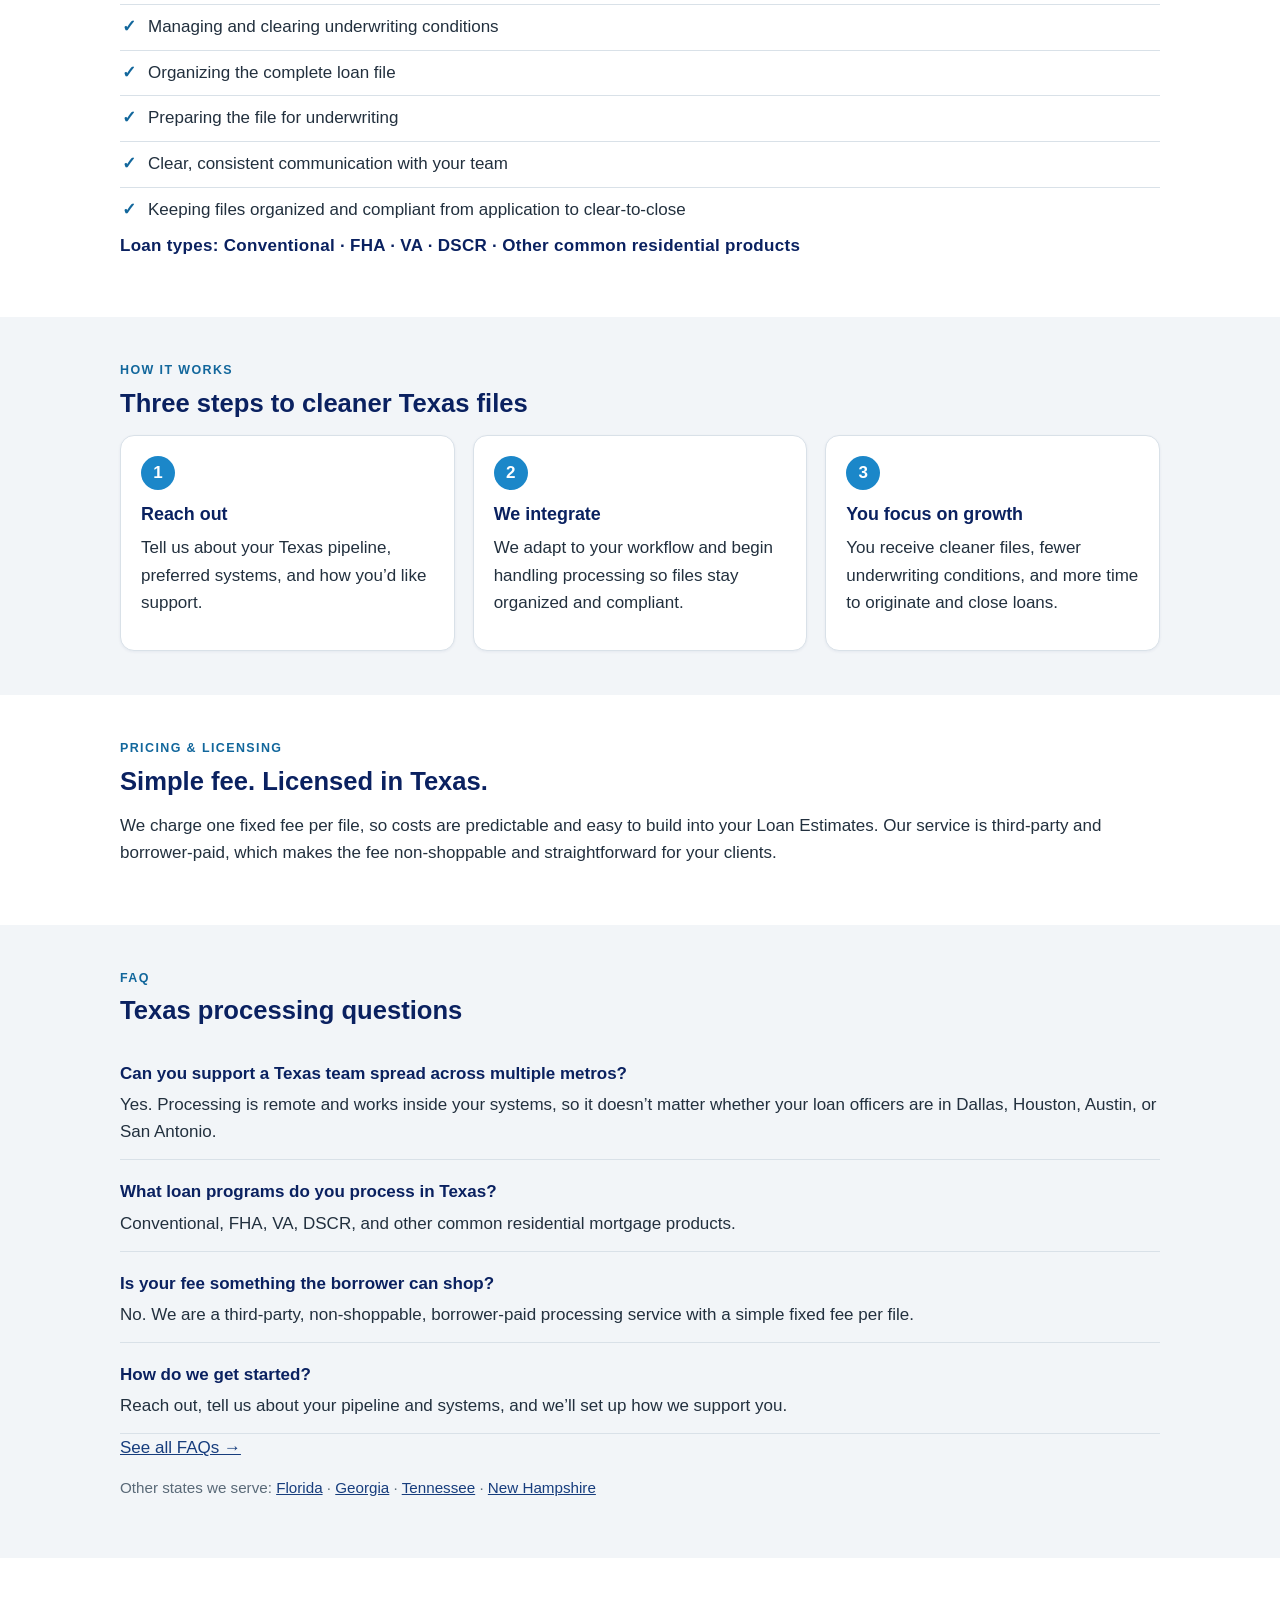
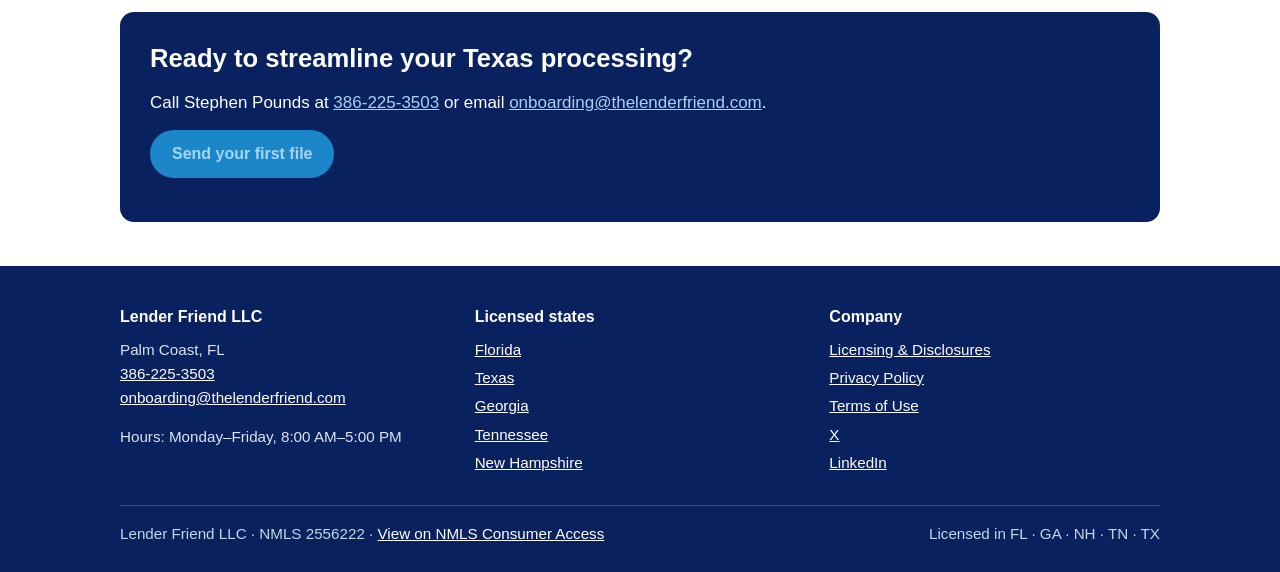
<file: texas-mortgage-processor/index.html>
<!DOCTYPE html>
<html lang="en">
<head>
<meta charset="utf-8">
<meta name="viewport" content="width=device-width, initial-scale=1">
<title>Mortgage Processor in Texas | Lender Friend</title>
<meta name="description" content="Fixed-fee, borrower-paid third-party mortgage processing for Texas originators — North Texas, the Gulf Coast, Central Texas, and beyond.">
<link rel="stylesheet" href="../assets/style.css?v=4">
</head>
<body>
<header class="site-header">
  <div class="wrap header-inner">
    <a class="wordmark" href="../">
      <span class="name">Lender Friend</span>
      <span class="tag">Third-Party Mortgage Processing</span>
    </a>
    <div class="header-cta">
      <a class="phone" href="tel:+13862253503">386-225-3503</a>
      <a class="btn" href="../contact/">Send your first file</a>
    </div>
  </div>
  <nav class="main-nav" aria-label="Main">
    <div class="wrap">
      <ul>
        <li><a href="../">Home</a></li>
        <li><a href="../florida-mortgage-processor/">Florida</a></li>
        <li><a href="../texas-mortgage-processor/" aria-current="page">Texas</a></li>
        <li><a href="../georgia-mortgage-processor/">Georgia</a></li>
        <li><a href="../tennessee/">Tennessee</a></li>
        <li><a href="../new-hampshire/">New Hampshire</a></li>
        <li><a href="../faq-ready/">FAQ</a></li>
        <li><a href="../licensing/">Licensing</a></li>
        <li><a href="../contact/">Contact</a></li>
      </ul>
    </div>
  </nav>
</header>

<main>
  <div class="hero">
    <div class="wrap">
      <p class="eyebrow">Third-party mortgage processing · NMLS 2556222</p>
      <h1>Mortgage processing in Texas</h1>
      <p class="lede">Fixed-fee, borrower-paid third-party processing for Texas originators — North Texas, the Gulf Coast, Central Texas, and beyond.</p>
      <div class="badges">
        <div class="badge"><strong>Licensed in Texas</strong><span>Also FL · GA · TN · NH</span></div>
        <div class="badge"><strong>Fixed fee per file</strong><span>Borrower-paid · non-shoppable</span></div>
      </div>
    </div>
  </div>

  <section class="block">
    <div class="wrap">
      <p class="kicker">Processing for Texas originators</p>
      <h2>Third-party loan processing built around your pipeline</h2>
      <p>Texas originators cover a lot of ground. Dallas–Fort Worth, Houston, Austin, and San Antonio are each major markets on their own, and many loan officers work files across several of them plus the smaller cities in between. Keeping every file organized while you keep producing is where a processing partner earns its keep.</p>
      <p>Lender Friend provides third-party mortgage processing for Texas loan officers, brokers, and lenders. We handle document collection, condition follow-up, file organization, and underwriting preparation so you can stay focused on borrowers, builders, and real estate partners.</p>
      <p>We plug into the systems and processes you already use. You stay the point of contact for your client; we keep the file complete and moving behind the scenes.</p>
    </div>
  </section>

  <section class="block alt">
    <div class="wrap">
      <p class="kicker">Where we support you</p>
      <h2>Texas markets we process for</h2>
      <div class="grid cols-2">
        <div class="card">
          <h3>Dallas–Fort Worth</h3>
          <p>The North Texas Metroplex, from Fort Worth and Arlington to Plano and Frisco.</p>
        </div>
        <div class="card">
          <h3>Houston</h3>
          <p>Greater Houston and the Gulf Coast, including The Woodlands, Katy, and Sugar Land.</p>
        </div>
        <div class="card">
          <h3>Austin</h3>
          <p>Central Texas, including Round Rock, Cedar Park, and the Hill Country edge.</p>
        </div>
        <div class="card">
          <h3>San Antonio</h3>
          <p>South-Central Texas, including New Braunfels and the I-35 corridor.</p>
        </div>
      </div>
      <p>Outside the big four, we support files from El Paso to the Rio Grande Valley, Lubbock, Amarillo, Corpus Christi, and East Texas. Location doesn’t change our process.</p>
    </div>
  </section>

  <section class="block">
    <div class="wrap">
      <p class="kicker">What we handle</p>
      <h2>Our Texas processing services</h2>
      <ul class="checks">
          <li>Collecting and reviewing borrower documents</li>
          <li>Managing and clearing underwriting conditions</li>
          <li>Organizing the complete loan file</li>
          <li>Preparing the file for underwriting</li>
          <li>Clear, consistent communication with your team</li>
          <li>Keeping files organized and compliant from application to clear-to-close</li>
        </ul>
        <p class="loan-types">Loan types: Conventional · FHA · VA · DSCR · Other common residential products</p>
    </div>
  </section>

  <section class="block alt">
    <div class="wrap">
      <p class="kicker">How it works</p>
      <h2>Three steps to cleaner Texas files</h2>
      <div class="grid cols-3 steps">
        <div class="step">
          <span class="num">1</span>
          <h3>Reach out</h3>
          <p>Tell us about your Texas pipeline, preferred systems, and how you’d like support.</p>
        </div>
        <div class="step">
          <span class="num">2</span>
          <h3>We integrate</h3>
          <p>We adapt to your workflow and begin handling processing so files stay organized and compliant.</p>
        </div>
        <div class="step">
          <span class="num">3</span>
          <h3>You focus on growth</h3>
          <p>You receive cleaner files, fewer underwriting conditions, and more time to originate and close loans.</p>
        </div>
      </div>
    </div>
  </section>

  <section class="block">
    <div class="wrap">
      <p class="kicker">Pricing &amp; licensing</p>
      <h2>Simple fee. Licensed in Texas.</h2>
      <p>We charge one fixed fee per file, so costs are predictable and easy to build into your Loan Estimates. Our service is third-party and borrower-paid, which makes the fee non-shoppable and straightforward for your clients.</p>
    </div>
  </section>

  <section class="block alt">
    <div class="wrap">
      <p class="kicker">FAQ</p>
      <h2>Texas processing questions</h2>
      <div class="faq-item">
        <p class="q">Can you support a Texas team spread across multiple metros?</p>
        <p>Yes. Processing is remote and works inside your systems, so it doesn’t matter whether your loan officers are in Dallas, Houston, Austin, or San Antonio.</p>
      </div>
      <div class="faq-item">
        <p class="q">What loan programs do you process in Texas?</p>
        <p>Conventional, FHA, VA, DSCR, and other common residential mortgage products.</p>
      </div>
      <div class="faq-item">
        <p class="q">Is your fee something the borrower can shop?</p>
        <p>No. We are a third-party, non-shoppable, borrower-paid processing service with a simple fixed fee per file.</p>
      </div>
      <div class="faq-item">
        <p class="q">How do we get started?</p>
        <p>Reach out, tell us about your pipeline and systems, and we’ll set up how we support you.</p>
      </div>
      <p><a href="../faq-ready/">See all FAQs →</a></p>
      <p class="state-links">Other states we serve: <a href="../florida-mortgage-processor/">Florida</a> · <a href="../georgia-mortgage-processor/">Georgia</a> · <a href="../tennessee/">Tennessee</a> · <a href="../new-hampshire/">New Hampshire</a></p>
    </div>
  </section>

  <section class="block">
    <div class="wrap">
      <div class="cta-band">
        <h2>Ready to streamline your Texas processing?</h2>
        <p>Call Stephen Pounds at <a href="tel:+13862253503">386-225-3503</a> or email <a href="mailto:onboarding@thelenderfriend.com">onboarding@thelenderfriend.com</a>.</p>
        <p><a class="btn" href="../contact/">Send your first file</a></p>
      </div>
    </div>
  </section>
</main>

<footer class="site-footer">
  <div class="wrap">
    <div class="footer-grid">
      <div>
        <h3>Lender Friend LLC</h3>
        <p>Palm Coast, FL<br>
        <a href="tel:+13862253503">386-225-3503</a><br>
        <a href="mailto:onboarding@thelenderfriend.com">onboarding@thelenderfriend.com</a></p>
        <p>Hours: Monday–Friday, 8:00 AM–5:00 PM</p>
      </div>
      <div>
        <h3>Licensed states</h3>
        <ul>
          <li><a href="../florida-mortgage-processor/">Florida</a></li>
          <li><a href="../texas-mortgage-processor/">Texas</a></li>
          <li><a href="../georgia-mortgage-processor/">Georgia</a></li>
          <li><a href="../tennessee/">Tennessee</a></li>
          <li><a href="../new-hampshire/">New Hampshire</a></li>
        </ul>
      </div>
      <div>
        <h3>Company</h3>
        <ul>
          <li><a href="../licensing/">Licensing &amp; Disclosures</a></li>
          <li><a href="../privacy/">Privacy Policy</a></li>
          <li><a href="../terms/">Terms of Use</a></li>
          <li><a href="https://x.com/TheLenderFriend" rel="noopener">X</a></li>
          <li><a href="https://www.linkedin.com/company/thelenderfriend" rel="noopener">LinkedIn</a></li>
        </ul>
      </div>
    </div>
    <div class="footer-bottom">
      <span>Lender Friend LLC · NMLS 2556222 · <a href="https://www.nmlsconsumeraccess.org" rel="noopener">View on NMLS Consumer Access</a></span>
      <span>Licensed in FL · GA · NH · TN · TX</span>
    </div>
  </div>
</footer>
</body>
</html>
</file>
<file: assets/style.css>
/* Lender Friend — static site styles. No frameworks, no build step. */
:root{
  --navy:#0a2160;
  --navy-light:#173d7d;
  --accent:#1b87c9;
  --accent-dark:#12679c;
  --ink:#22303e;
  --muted:#5a6a78;
  --bg:#ffffff;
  --bg-alt:#f2f5f8;
  --line:#d9e1e8;
  --radius:14px;
}
*{box-sizing:border-box}
html{scroll-behavior:smooth}
body{
  margin:0;
  font-family:-apple-system,BlinkMacSystemFont,"Segoe UI",Roboto,"Helvetica Neue",Arial,sans-serif;
  color:var(--ink);
  background:var(--bg);
  line-height:1.6;
  font-size:17px;
}
a{color:var(--navy-light);text-decoration:underline}
a:hover{color:var(--accent-dark)}
.wrap{max-width:1080px;margin:0 auto;padding:0 20px}

/* Header */
.site-header{background:var(--navy);color:#fff}
.header-inner{display:flex;align-items:center;justify-content:space-between;gap:16px;padding:14px 0;flex-wrap:wrap}
.wordmark{color:#fff;text-decoration:none;line-height:1.15}
.wordmark .name{display:block;font-size:1.45rem;font-weight:700;letter-spacing:.2px}
.wordmark .tag{display:block;font-size:.8rem;color:#c8d5e2;font-weight:400}
.header-cta{display:flex;align-items:center;gap:14px;flex-wrap:wrap}
.header-cta .phone{color:#fff;text-decoration:none;font-weight:600;white-space:nowrap}
.btn{display:inline-block;background:var(--accent);color:#fff;text-decoration:none;font-weight:600;
  padding:11px 22px;border-radius:999px;border:0;cursor:pointer;font-size:1rem;transition:background .15s ease}
.btn:hover{background:var(--accent-dark);color:#fff}
.btn.secondary{background:transparent;border:2px solid #fff;color:#fff}
.btn.secondary:hover{border-color:#7fc3e8;color:#7fc3e8}
.main-nav{background:var(--navy-light);border-bottom:3px solid var(--accent)}
.main-nav ul{list-style:none;margin:0;padding:0;display:flex;flex-wrap:wrap}
.main-nav a{display:block;color:#e7eef5;text-decoration:none;padding:10px 14px;font-size:.95rem}
.main-nav a:hover{background:rgba(255,255,255,.08);color:#fff}
.main-nav a[aria-current="page"]{background:rgba(255,255,255,.14);color:#fff;font-weight:600}

/* Hero */
.hero{background:linear-gradient(160deg,var(--navy) 0%,var(--navy-light) 100%);color:#fff;padding:56px 0 48px}
.hero .eyebrow{text-transform:uppercase;letter-spacing:1.6px;font-size:.8rem;color:#c8d5e2;margin:0 0 10px}
.hero h1{font-size:2.35rem;line-height:1.2;margin:0 0 16px;max-width:22em;color:#fff}
.hero p.lede{font-size:1.15rem;color:#e7eef5;max-width:44em;margin:0 0 22px}
.hero .badges{display:flex;gap:12px;flex-wrap:wrap;margin-top:26px}
.badge{background:rgba(255,255,255,.09);border:1px solid rgba(255,255,255,.25);border-radius:var(--radius);
  padding:12px 16px;min-width:200px}
.badge strong{display:block;color:#fff}
.badge span{color:#c8d5e2;font-size:.92rem}
.offer-banner{background:#eaf4fb;border:1px solid #bcdcf2;border-left:5px solid var(--accent);
  border-radius:8px;padding:16px 20px;margin:26px 0;color:var(--ink)}
.offer-banner p{margin:0}
.offer-banner .offer-title{font-weight:700;color:var(--navy);font-size:1.05rem}
.offer-banner .fineprint{font-size:.88rem;color:var(--muted);margin-top:6px}

/* Sections */
section.block{padding:44px 0}
section.block.alt{background:var(--bg-alt)}
.kicker{text-transform:uppercase;letter-spacing:1.4px;font-size:.78rem;color:var(--accent-dark);
  font-weight:700;margin:0 0 6px}
h1{font-size:2rem;line-height:1.25;color:var(--navy)}
h2{font-size:1.6rem;line-height:1.3;color:var(--navy);margin:0 0 14px}
h3{font-size:1.12rem;color:var(--navy);margin:0 0 6px}
p{margin:0 0 14px}
.grid{display:grid;gap:18px}
.grid.cols-2{grid-template-columns:repeat(2,1fr)}
.grid.cols-3{grid-template-columns:repeat(3,1fr)}
.grid.cols-4{grid-template-columns:repeat(4,1fr)}
.card{background:#fff;border:1px solid var(--line);border-radius:var(--radius);padding:20px;
  box-shadow:0 1px 3px rgba(10,33,96,.06)}
section.alt .card{background:#fff}
ul.checks{list-style:none;margin:0;padding:0}
ul.checks li{padding:10px 0 10px 28px;position:relative;border-bottom:1px solid var(--line);line-height:1.45}
ul.checks li:last-child{border-bottom:0}
ul.checks li::before{content:"✓";position:absolute;left:2px;top:10px;color:var(--accent-dark);font-weight:700}
.steps{counter-reset:step}
.step{background:#fff;border:1px solid var(--line);border-radius:var(--radius);padding:20px;
  box-shadow:0 1px 3px rgba(10,33,96,.06)}
.step .num{display:inline-flex;align-items:center;justify-content:center;width:34px;height:34px;
  border-radius:50%;background:var(--accent);color:#fff;font-weight:700;margin-bottom:10px}
.faq-item{border-bottom:1px solid var(--line);padding:14px 0}
.faq-item:last-child{border-bottom:0}
.faq-item p{margin:4px 0 0}
.faq-item .q{font-weight:700;color:var(--navy)}
.loan-types{font-weight:600;color:var(--navy);letter-spacing:.3px}
table.licenses{width:100%;border-collapse:collapse;margin:14px 0 20px}
table.licenses th,table.licenses td{border:1px solid var(--line);padding:10px 12px;text-align:left}
table.licenses th{background:var(--navy);color:#fff}
table.licenses tr:nth-child(even) td{background:var(--bg-alt)}
.cta-band{background:var(--navy);color:#fff;border-radius:var(--radius);padding:30px;margin:10px 0 0}
.cta-band h2{color:#fff}
.cta-band a{color:#a8d4f0}
.state-links{font-size:.95rem;color:var(--muted)}
.legal h2{margin-top:30px}
.legal h2:first-of-type{margin-top:18px}

/* Contact form */
form.contact{display:grid;gap:14px;max-width:640px}
form.contact label{font-weight:600;color:var(--navy);display:block;margin-bottom:4px}
form.contact input,form.contact textarea{width:100%;padding:11px 12px;border:1px solid var(--line);
  border-radius:8px;font:inherit;background:#fff}
form.contact input:focus,form.contact textarea:focus{outline:2px solid var(--accent);outline-offset:1px}
.form-note{font-size:.9rem;color:var(--muted)}

/* Footer */
.site-footer{background:var(--navy);color:#dbe5ee;margin-top:0;padding:38px 0 26px;font-size:.95rem}
.site-footer a{color:#fff}
.footer-grid{display:grid;grid-template-columns:repeat(3,1fr);gap:24px}
.site-footer h3{color:#fff;font-size:1rem;margin-bottom:8px}
.site-footer ul{list-style:none;margin:0;padding:0}
.site-footer li{margin:4px 0}
.footer-bottom{border-top:1px solid rgba(255,255,255,.2);margin-top:26px;padding-top:16px;
  display:flex;justify-content:space-between;gap:14px;flex-wrap:wrap;color:#c8d5e2}

@media (max-width:820px){
  .grid.cols-2,.grid.cols-3,.grid.cols-4,.footer-grid{grid-template-columns:1fr}
  .hero h1{font-size:1.8rem}
  h1{font-size:1.6rem}
  .header-inner{flex-direction:column;align-items:flex-start}
}
.hero-logo{max-width:280px;width:60%;height:auto;display:block;margin:.5rem 0 1.25rem;background:#fff;padding:14px 18px;border-radius:12px}
</file>
